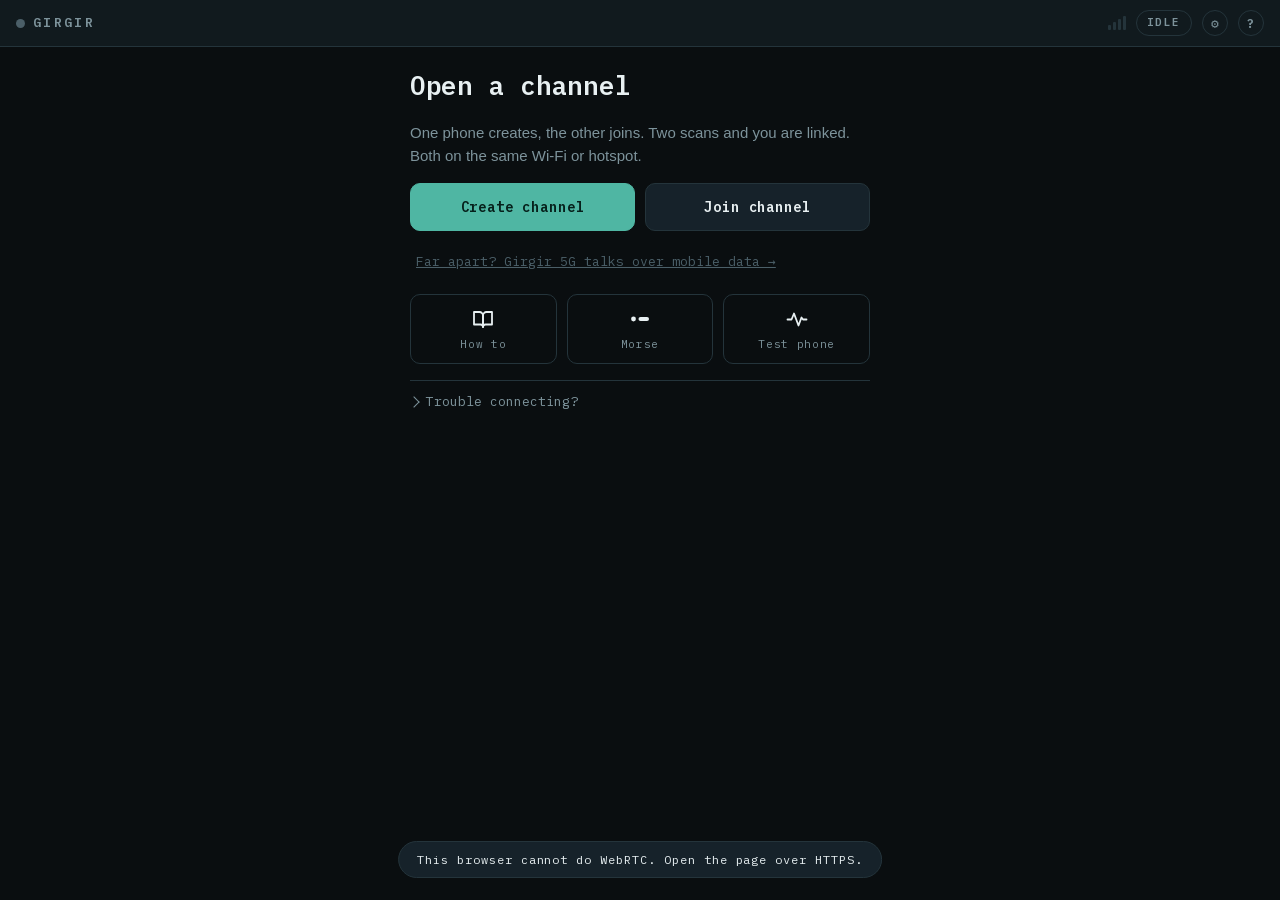
<file: index.html>
<!doctype html>
<html lang="en">
<head>
<meta charset="utf-8">
<meta name="viewport" content="width=device-width, initial-scale=1, viewport-fit=cover, user-scalable=no">
<title>Girgir</title>
<link rel="manifest" href="manifest.webmanifest">
<meta name="theme-color" content="#0a0e10">
<meta name="mobile-web-app-capable" content="yes">
<meta name="apple-mobile-web-app-capable" content="yes">
<meta name="apple-mobile-web-app-status-bar-style" content="black-translucent">
<meta name="apple-mobile-web-app-title" content="Girgir">
<link rel="apple-touch-icon" href="icon-192.png">
<link rel="icon" href="icon-192.png">
<link rel="stylesheet" href="styles.css">
</head>
<body>

<header class="bar">
  <div class="brand">
    <span class="dot" id="brandDot"></span>
    <span>GIRGIR</span>
  </div>
  <div class="bar-right">
    <span class="bars" id="bars" data-q="0" aria-label="Link quality"><i></i><i></i><i></i><i></i></span>
    <span class="pill" id="statePill" data-state="idle">IDLE</span>
    <button class="icon-btn" id="btnSettings" aria-label="Settings">&#9881;</button>
    <button class="icon-btn" id="btnHelp" aria-label="Setup guide">?</button>
  </div>
</header>

<main id="main">

  <!-- ============ SETUP ============ -->
  <section class="view" id="viewSetup">
    <div class="stack">
      <div class="install" id="updateBar" hidden>
        <p class="install-text" id="updateText"></p>
        <button class="btn small" id="btnUpdate">Update</button>
      </div>

      <div class="install" id="resumeBar" hidden>
        <p class="install-text" id="resumeText"></p>
        <button class="btn small" id="btnResume">Return to channel</button>
        <button class="icon-btn" id="btnResumeHide" aria-label="Dismiss">&times;</button>
      </div>

      <div class="install" id="installBar" hidden>
        <p class="install-text" id="installText"></p>
        <button class="btn small" id="btnInstall" hidden>Install</button>
        <button class="icon-btn" id="btnInstallHide" aria-label="Already installed">&times;</button>
      </div>

      <h1 class="headline">Open a channel</h1>
      <p class="prose">One phone creates, the other joins. Two scans and you are linked. Both on the same Wi-Fi or hotspot.</p>
      <div class="btn-row">
        <button class="btn primary" id="btnCreate">Create channel</button>
        <button class="btn" id="btnJoin">Join channel</button>
      </div>
      <a class="link" id="link5g" href="cell/">Far apart? Girgir 5G talks over mobile data &rarr;</a>

      <nav class="tools" aria-label="More">
        <button class="tool" id="btnGuide">
          <svg viewBox="0 0 24 24" aria-hidden="true"><path d="M3 5h5.5A3.5 3.5 0 0 1 12 8.5V20a2.5 2.5 0 0 0-2.5-2.5H3z"/><path d="M21 5h-5.5A3.5 3.5 0 0 0 12 8.5V20a2.5 2.5 0 0 1 2.5-2.5H21z"/></svg>
          <span>How to</span>
        </button>
        <button class="tool" id="btnDrill">
          <svg viewBox="0 0 24 24" aria-hidden="true"><circle cx="5.5" cy="12" r="2.4" class="solid"/><rect x="10.5" y="10" width="10.5" height="4" rx="2" class="solid"/></svg>
          <span>Morse</span>
        </button>
        <a class="tool" id="linkDiag" href="diag.html">
          <svg viewBox="0 0 24 24" aria-hidden="true"><path d="M2.5 12.5h4l2.5-6 4.5 12 3-8 1.5 2h3.5"/></svg>
          <span>Test phone</span>
        </a>
      </nav>

      <details class="trouble">
        <summary>Trouble connecting?</summary>
        <dl>
          <dt>Stuck on &ldquo;Linking up&rdquo; &middot; Android</dt>
          <dd>Settings &rarr; Apps &rarr; your browser &rarr; Permissions &rarr; <b>Nearby devices</b> &rarr; Allow. Then force-stop the browser and open it again.</dd>
          <dt>Stuck on &ldquo;Linking up&rdquo; &middot; iPhone, iPad</dt>
          <dd>Settings &rarr; Privacy &amp; Security &rarr; <b>Local Network</b> &rarr; turn your browser on. Safari needs nothing.</dd>
          <dt>Not the same network</dt>
          <dd>Join both to one Wi-Fi, or one phone&rsquo;s hotspot. On a hotspot, pick 2.4&nbsp;GHz and turn off auto-off. On iPhone, turn off Wi-Fi Assist.</dd>
          <dt>Camera blurry</dt>
          <dd>Tap <b>Switch camera</b>. Hold the phones 20&ndash;30&nbsp;cm apart with the other screen bright.</dd>
          <dt>Camera won&rsquo;t read</dt>
          <dd>Open <b>Use text</b> under the code and paste it on the other phone.</dd>
          <dt>Far apart, or no shared Wi-Fi</dt>
          <dd><a href="cell/">Girgir 5G</a> pairs over mobile data instead, with invites sent by WhatsApp, AirDrop or Bluetooth.</dd>
          <dt>Still stuck</dt>
          <dd><a href="diag.html">Test this phone</a> checks the microphone, camera and network.</dd>
        </dl>
      </details>

      <p class="ver-foot" id="verFoot"></p>
    </div>
  </section>

  <!-- ============ MORSE PRACTICE ============ -->
  <section class="view" id="viewDrill" hidden>
    <div class="stack">
      <p class="step">PRACTICE &middot; NO ONE ELSE NEEDED</p>

      <div class="toggles three" role="group" aria-label="Practice mode">
        <button class="tog" id="btnDrillSend" aria-pressed="true">Send it</button>
        <button class="tog" id="btnDrillHear" aria-pressed="false">Hear it</button>
        <button class="tog" id="btnDrillLive" aria-pressed="false">Live</button>
      </div>
      <div class="toggles" id="drillTogs">
        <button class="tog" id="btnDrillDigits" aria-pressed="false">+ numbers</button>
        <button class="tog" id="btnDrillMarks" aria-pressed="false">+ punctuation</button>
      </div>

      <div class="kx-phrase" id="freePhrase" aria-live="polite" hidden></div>
      <div id="freeKeyer" hidden></div>

      <div class="drill-card drill-only">
        <span class="drill-prompt" id="drillPrompt">&mdash;</span>
        <span class="drill-sub" id="drillSub">key this one</span>
      </div>

      <div class="morse" id="drillPanel">
        <div class="morse-head">
          <span class="morse-syms" id="drillSyms"></span>
          <button class="tog tiny" id="btnDrillSkip">Skip</button>
        </div>
        <p class="morse-cands" id="drillCands"></p>
      </div>

      <div class="drill-choices" id="drillChoices" hidden></div>
      <button class="tog" id="btnDrillReplay" hidden>Play it again</button>

      <button class="talk" id="drillKey">
        <span class="talk-label">KEY &middot; TAP = DOT &middot; HOLD = DASH</span>
      </button>

      <p class="drill-feedback drill-only" id="drillFeedback"></p>
      <p class="note drill-only" id="drillScore">streak 0 &middot; best 0</p>
      <div class="btn-row">
        <button class="btn" id="btnDrillChart">Full chart</button>
        <button class="btn ghost" id="btnDrillBack">Back</button>
      </div>
    </div>
  </section>

  <!-- ============ GUIDE ============ -->
  <section class="view" id="viewHelp" hidden>
    <div class="stack">
      <h1 class="headline">How to connect</h1>

      <ol class="guide">
        <li>
          <svg viewBox="0 0 240 120" class="ill anim" aria-hidden="true">
            <rect x="28" y="20" width="50" height="88" rx="9" class="ph"/><rect x="34" y="29" width="38" height="64" rx="3" class="scr"/><circle cx="53" cy="101" r="2.4" class="btn-dot"/><rect x="162" y="20" width="50" height="88" rx="9" class="ph"/><rect x="168" y="29" width="38" height="64" rx="3" class="scr"/><circle cx="187" cy="101" r="2.4" class="btn-dot"/>
            <g class="wifi" fill="none" stroke-linecap="round" stroke-width="3.2">
              <path d="M112.9 54.9 A10 10 0 0 1 127.1 54.9" class="arc a1"/>
              <path d="M107.3 49.3 A18 18 0 0 1 132.7 49.3" class="arc a2"/>
              <path d="M101.6 43.6 A26 26 0 0 1 138.4 43.6" class="arc a3"/>
              <circle cx="120" cy="62" r="3.4" class="arc-dot"/>
            </g>
            <path d="M44 62 l6 6 11 -12" class="tick t1"/>
            <path d="M178 62 l6 6 11 -12" class="tick t2"/>
          </svg>
          <h2>1 &middot; Same Wi-Fi</h2>
          <p>Put both phones on one Wi-Fi, or on one phone&rsquo;s hotspot. No internet needed.</p>
        </li>
        <li>
          <svg viewBox="0 0 240 120" class="ill anim" aria-hidden="true">
            <rect x="95" y="12" width="50" height="96" rx="9" class="ph"/><rect x="101" y="21" width="38" height="72" rx="3" class="scr"/><circle cx="120" cy="101" r="2.4" class="btn-dot"/>
            <g class="qr-in"><rect x="106" y="26" width="28" height="28" rx="2" fill="#fff"/><rect x="108.0" y="28.0" width="6.9" height="6.9" fill="#0a0e10"/><rect x="125.1" y="28.0" width="6.9" height="6.9" fill="#0a0e10"/><rect x="108.0" y="45.1" width="6.9" height="6.9" fill="#0a0e10"/><rect x="118.3" y="38.3" width="3.4" height="3.4" fill="#0a0e10"/><rect x="121.7" y="41.7" width="3.4" height="3.4" fill="#0a0e10"/><rect x="118.3" y="45.1" width="3.4" height="3.4" fill="#0a0e10"/><rect x="125.1" y="38.3" width="3.4" height="3.4" fill="#0a0e10"/><rect x="125.1" y="45.1" width="3.4" height="3.4" fill="#0a0e10"/><rect x="114.9" y="41.7" width="3.4" height="3.4" fill="#0a0e10"/></g>
            <rect x="105" y="74" width="30" height="10" rx="5" class="cta"/>
            <circle cx="120" cy="79" r="9" class="tap"/>
          </svg>
          <h2>2 &middot; Create</h2>
          <p>One phone taps <b>Create channel</b> and shows its code.</p>
        </li>
        <li>
          <svg viewBox="0 0 240 120" class="ill anim" aria-hidden="true">
            <rect x="28" y="16" width="50" height="88" rx="9" class="ph"/><rect x="34" y="25" width="38" height="64" rx="3" class="scr"/><circle cx="53" cy="97" r="2.4" class="btn-dot"/><rect x="162" y="16" width="50" height="88" rx="9" class="ph"/><rect x="168" y="25" width="38" height="64" rx="3" class="scr"/><circle cx="187" cy="97" r="2.4" class="btn-dot"/>
            <g class="first"><rect x="38" y="34" width="30" height="30" rx="2" fill="#fff"/><rect x="40.0" y="36.0" width="7.4" height="7.4" fill="#0a0e10"/><rect x="58.6" y="36.0" width="7.4" height="7.4" fill="#0a0e10"/><rect x="40.0" y="54.6" width="7.4" height="7.4" fill="#0a0e10"/><rect x="51.1" y="47.1" width="3.7" height="3.7" fill="#0a0e10"/><rect x="54.9" y="50.9" width="3.7" height="3.7" fill="#0a0e10"/><rect x="51.1" y="54.6" width="3.7" height="3.7" fill="#0a0e10"/><rect x="58.6" y="47.1" width="3.7" height="3.7" fill="#0a0e10"/><rect x="58.6" y="54.6" width="3.7" height="3.7" fill="#0a0e10"/><rect x="47.4" y="50.9" width="3.7" height="3.7" fill="#0a0e10"/></g>
            <g class="second"><rect x="172" y="34" width="30" height="30" rx="2" fill="#fff"/><rect x="174.0" y="36.0" width="7.4" height="7.4" fill="#0a0e10"/><rect x="192.6" y="36.0" width="7.4" height="7.4" fill="#0a0e10"/><rect x="174.0" y="54.6" width="7.4" height="7.4" fill="#0a0e10"/><rect x="185.1" y="47.1" width="3.7" height="3.7" fill="#0a0e10"/><rect x="188.9" y="50.9" width="3.7" height="3.7" fill="#0a0e10"/><rect x="185.1" y="54.6" width="3.7" height="3.7" fill="#0a0e10"/><rect x="192.6" y="47.1" width="3.7" height="3.7" fill="#0a0e10"/><rect x="192.6" y="54.6" width="3.7" height="3.7" fill="#0a0e10"/><rect x="181.4" y="50.9" width="3.7" height="3.7" fill="#0a0e10"/></g>
            <g class="first"><path d="M92 60 H146" class="ray"/><path d="M139 53 l8 7 -8 7" class="ray"/>
              <rect x="168" y="27" width="38" height="2.5" rx="1" class="sweep"/></g>
            <g class="second"><path d="M148 60 H94" class="ray"/><path d="M101 53 l-8 7 8 7" class="ray"/>
              <rect x="34" y="27" width="38" height="2.5" rx="1" class="sweep"/></g>
          </svg>
          <h2>3 &middot; Scan both ways</h2>
          <p>The other taps <b>Join channel</b> and scans it, then shows its own code back. The first phone reads it by itself.</p>
        </li>
        <li>
          <svg viewBox="0 0 240 120" class="ill anim" aria-hidden="true">
            <rect x="28" y="16" width="50" height="88" rx="9" class="ph"/><rect x="34" y="25" width="38" height="64" rx="3" class="scr"/><circle cx="53" cy="97" r="2.4" class="btn-dot"/><rect x="162" y="16" width="50" height="88" rx="9" class="ph"/><rect x="168" y="25" width="38" height="64" rx="3" class="scr"/><circle cx="187" cy="97" r="2.4" class="btn-dot"/>
            <circle cx="53" cy="52" r="10" class="talk-you"/>
            <circle cx="187" cy="52" r="10" class="talk-them"/>
            <g fill="none" stroke-linecap="round" stroke-width="3">
              <path d="M93.7 54.3 A8 8 0 0 1 93.7 65.7" class="out w1"/>
              <path d="M97.9 50.1 A14 14 0 0 1 97.9 69.9" class="out w2"/>
              <path d="M102.1 45.9 A20 20 0 0 1 102.1 74.1" class="out w3"/>
              <path d="M146.3 54.3 A8 8 0 0 0 146.3 65.7" class="in w1"/>
              <path d="M142.1 50.1 A14 14 0 0 0 142.1 69.9" class="in w2"/>
              <path d="M137.9 45.9 A20 20 0 0 0 137.9 74.1" class="in w3"/>
            </g>
          </svg>
          <h2>4 &middot; Talk</h2>
          <p>Linked. Earphones on each phone work best.</p>
        </li>
      </ol>

      <details class="more">
        <summary>Use it offline</summary>
        <p><b>Android:</b> browser menu &rarr; <b>Install</b> or <b>Add to Home screen</b>.</p>
        <p><b>iPhone, iPad:</b> Safari &rarr; <b>Share</b> &rarr; <b>Add to Home Screen</b>.</p>
        <p>Open it once from the home screen while online. After that it needs no internet.</p>
      </details>

      <details class="more">
        <summary>Talk modes</summary>
        <p><b>Open</b> &mdash; microphone always live. Best with earphones.</p>
        <p><b>Latch</b> &mdash; tap to talk, tap again to stop.</p>
        <p><b>Hold</b> &mdash; live only while pressed. Best on a speaker.</p>
        <p>Each phone picks its own.</p>
      </details>

      <details class="more">
        <summary>More than two phones</summary>
        <p><b>+ Person</b> on a linked phone shows a new code. The new phone taps <b>Join channel</b> and scans it, then this phone scans their reply.</p>
        <p>That phone becomes the <b>hub</b>: it passes everyone's voice, Morse and pings to everyone else, so it must stay in the channel. Up to five extra people per hub.</p>
        <p>Everyone in the channel is a circle with their initial. A ring in their colour grows while they talk.</p>
        <p>On the hub, tap <b>&times;</b> on a circle to take that phone off the channel.</p>
      </details>

      <details class="more">
        <summary>What the readouts mean</summary>
      <dl class="legend">
        <dt>Bars, top right</dt><dd>Link quality, worked out from round-trip time, packet loss and jitter. Four bars is a clean link.</dd>
        <dt>LINK</dt><dd>Round-trip time and the share of audio packets being lost.</dd>
        <dt>BATT / THEIRS</dt><dd>Battery on each phone. The iPhone cannot report its own level to a web app, so it shows a dash there.</dd>
        <dt>INPUT</dt><dd>Which microphone is actually open — <b>EARBUD</b>, <b>WIRED</b> or <b>BUILT-IN</b> — so a headset that failed to connect is obvious rather than silent.</dd>
        <dt>NET</dt><dd>The network you share, and each phone's last number. No browser can read a Wi-Fi name, so this is how you confirm you are on the same one. Amber means different networks, and audio will not flow.</dd>
        <dt>OUT</dt><dd>Where their voice comes out. A picker appears where the phone allows one; otherwise it names what the system does — earpiece on iPhone, loudspeaker on Android.</dd>
        <dt>Meters</dt><dd>Live audio level — yours in amber, theirs in teal. Set a name in settings and the labels use it instead of YOU and THEM.</dd>
      </dl>
      </details>

      <h2 class="sub">Storage on this phone</h2>
      <p class="prose">Only the app is kept, so it runs offline. No logs, no history, no recordings. It remembers just your name and that it is installed.</p>
      <div class="storage">
        <span>Version <b id="verNow">—</b><span id="verLatest"></span></span>
        <span>Using <b id="storeUsed">—</b></span>
        <button class="btn small" id="btnClear">Clear cache</button>
      </div>

      <button class="btn" id="btnHelpBack">Back</button>
    </div>
  </section>

  <!-- ============ SHOW CODE ============ -->
  <section class="view" id="viewCode" hidden>
    <div class="stack">
      <p class="step" id="codeStep">STEP 1 OF 2</p>
      <p class="prose" id="codeHint">Let the other phone scan this.</p>
      <div class="qr-wrap"><canvas id="qrCanvas"></canvas></div>

      <div class="watching" id="watching" hidden>
        <div class="watch-cam"><video id="codeCam" playsinline muted></video></div>
        <div class="watch-body">
          <p class="watch-text">Camera is already on. When their code appears, just
             turn this phone towards it &mdash; nothing to press.</p>
          <button class="link cam-switch-link" id="btnCamSwitch2" hidden>Blurry? Switch camera</button>
        </div>
      </div>

      <div class="btn-row">
        <button class="btn primary" id="btnNext">Now scan their code</button>
      </div>
      <details class="fallback">
        <summary>Camera not working? Use text</summary>
        <textarea id="codeText" readonly rows="3" spellcheck="false"></textarea>
        <button class="btn small" id="btnCopy">Copy code</button>
      </details>
      <button class="link" id="btnCancel1">Cancel</button>
    </div>
  </section>

  <!-- ============ SCAN ============ -->
  <section class="view" id="viewScan" hidden>
    <div class="stack">
      <p class="step" id="scanStep">SCAN</p>
      <p class="prose" id="scanHint">Point at the other phone's code.</p>
      <div class="cam-wrap">
        <video id="cam" playsinline muted></video>
        <div class="reticle"></div>
        <button class="cam-switch" id="btnCamSwitch" hidden>Switch camera</button>
      </div>
      <details class="fallback">
        <summary>Camera not working? Paste the code</summary>
        <textarea id="pasteText" rows="3" spellcheck="false" placeholder="Paste the code from the other phone"></textarea>
        <button class="btn small" id="btnPaste">Use this code</button>
      </details>
      <button class="link" id="btnCancel2">Cancel</button>
    </div>
  </section>

  <!-- ============ LIVE ============ -->
  <section class="view live" id="viewLive" hidden>

    <div class="readout">
      <div class="status" id="statusText">QUIET</div>
      <div class="live-banner" id="liveBanner" hidden>MIC LIVE</div>
    </div>

    <div class="meters">
      <div class="meter">
        <span class="meter-label" id="labelYou">YOU</span>
        <div class="track"><div class="fill tx" id="meterYou"></div></div>
      </div>
      <div class="meter">
        <span class="meter-label" id="labelThem">THEM</span>
        <div class="track"><div class="fill rx" id="meterThem"></div></div>
      </div>
    </div>

    <div class="strip">
      <div class="cell"><span class="k">LINK</span><span class="v" id="vLink">—</span></div>
      <div class="cell"><span class="k">BATT</span><span class="v" id="vBattYou">—</span></div>
      <div class="cell"><span class="k">THEIRS</span><span class="v" id="vBattThem">—</span></div>
      <div class="cell"><span class="k">INPUT</span><span class="v" id="vInput">—</span></div>
    </div>

    <div class="group-row" id="groupRow" aria-label="Phones in this channel" hidden></div>

    <div class="install" id="dropBar" hidden>
      <p class="install-text" id="dropText"></p>
      <button class="btn small" id="btnDropPair">Stand by now</button>
    </div>

    <div class="vol netrow">
      <span class="k">NET</span>
      <span class="v" id="vNet">&mdash;</span>
    </div>

    <div class="modes" role="group" aria-label="Talk mode">
      <button class="mode" data-mode="open">OPEN</button>
      <button class="mode" data-mode="latch">LATCH</button>
      <button class="mode" data-mode="hold">HOLD</button>
    </div>

    <div class="console">
      <button class="ping voice" id="voiceBtn" aria-pressed="false">
        <span class="face" id="voiceFace">&#128528;</span>
        <small id="voiceName">straight</small>
      </button>
      <button class="talk" id="talkBtn">
        <span class="talk-label" id="talkLabel">HOLD TO TALK</span>
      </button>
      <button class="ping" id="pingBtn">
        <span>PING</span>
        <small id="pingSub">hold = !</small>
      </button>
    </div>

    <div class="toggles">
      <button class="tog" id="btnRelink">Relink</button>
      <button class="tog" id="btnMorse" aria-pressed="false">Morse</button>
      <button class="tog" id="btnAdd">+ Person</button>
      <button class="tog danger" id="btnHangup">End</button>
    </div>

    <div class="kx-phrase" id="callPhrase" aria-live="polite" hidden></div>
    <div id="callKeyer" hidden></div>

  </section>

</main>

<div class="sheet" id="morseSheet" hidden>
  <div class="sheet-card" role="dialog" aria-modal="true" aria-label="Morse chart">
    <div class="sheet-head">
      <h2>Morse chart</h2>
      <button class="icon-btn" id="btnMorseClose" aria-label="Close chart">&times;</button>
    </div>
    <dl class="morse-how">
      <dt>&middot;</dt><dd>dot &mdash; a quick tap</dd>
      <dt>&ndash;</dt><dd>dash &mdash; hold about three times as long</dd>
      <dt>&#8202;</dt><dd>stop for a moment and the character is done</dd>
    </dl>
    <p class="note">Tap any character to hear it. Numbers follow a rule: 1&ndash;5 start
       with that many dots, 6&ndash;0 start with dashes, and every one is five long.</p>
    <div id="morseChart"></div>
  </div>
</div>

<div class="sheet" id="sheet" hidden>
  <div class="sheet-card" role="dialog" aria-modal="true" aria-label="Settings">
    <div class="sheet-head">
      <h2>Settings</h2>
      <button class="icon-btn" id="btnSheetClose" aria-label="Close settings">&times;</button>
    </div>

    <div class="vol">
      <span class="k">NAME</span>
      <input type="text" id="nameIn" maxlength="64" dir="auto" placeholder="optional"
             autocomplete="off" autocapitalize="words" spellcheck="false"
             aria-label="Your name, shown on the other phone">
    </div>
    <p class="note">Shown on their phone instead of THEM. Optional.</p>

    <div class="vol">
      <span class="k">MIC</span>
      <input type="range" id="micLvl" min="0" max="200" value="100" aria-label="Microphone level">
      <span class="v" id="micVal">100</span>
    </div>
    <p class="note">How loud you are sent. Past 100 lifts a quiet headset; too far distorts.</p>

    <div class="vol" id="volRow" hidden>
      <span class="k">VOL</span>
      <input type="range" id="vol" min="0" max="100" value="100" aria-label="Incoming volume">
      <span class="v" id="volVal">100</span>
    </div>
    <p class="note" id="volNote" hidden>Use the phone's volume buttons to set the incoming level.</p>

    <div class="vol" id="outRow">
      <span class="k">OUT</span>
      <select id="outSel" aria-label="Audio output" hidden></select>
      <span class="routes" id="routeRow" hidden role="group" aria-label="Where sound comes out">
        <button class="tog" id="btnEarpiece" aria-pressed="true">Earpiece</button>
        <button class="tog" id="btnSpeaker" aria-pressed="false">Speaker</button>
      </span>
      <span class="outnote" id="outNote">—</span>
    </div>

    <div class="switches">
      <button class="sw" id="togHalf" aria-pressed="true">
        <span class="sw-text"><b>Half duplex</b><span>Mutes them while you talk.</span><i>So your own voice never echoes back. Hold and Latch only.</i></span>
        <span class="sw-knob" aria-hidden="true"></span>
      </button>
      <button class="sw" id="togRoger" aria-pressed="true">
        <span class="sw-text"><b>Roger beep</b><span>A short chirp on their phone when you let go.</span><i>So they know you're done and it's their turn.</i></span>
        <span class="sw-knob" aria-hidden="true"></span>
      </button>
      <button class="sw" id="togBg" aria-pressed="true">
        <span class="sw-text"><b>Stay linked in the background</b><span>Keeps the link up while you use other apps.</span><i>Holds the microphone (nothing is sent unless you talk), so Android does not put Girgir to sleep. Other apps cannot record until you tap End. An iPhone still pauses it.</i></span>
        <span class="sw-knob" aria-hidden="true"></span>
      </button>
      <button class="sw" id="togAwake" aria-pressed="true">
        <span class="sw-text"><b>Keep screen on</b><span>Stops the screen sleeping while linked.</span><i>Turn off to pocket an Android, best in Open. An iPhone has to stay on.</i></span>
        <span class="sw-knob" aria-hidden="true"></span>
      </button>
      <button class="sw" id="togRange" aria-pressed="false">
        <span class="sw-text"><b>Long range</b><span>Sends half the voice data.</span><i>For weak or far links, like a long-range Wi-Fi box. Sounds a bit flatter. Switches both phones; off again at End.</i></span>
        <span class="sw-knob" aria-hidden="true"></span>
      </button>
    </div>
  </div>
</div>

<div class="flash" id="flash" hidden></div>
<div class="toast" id="toast" hidden></div>
<audio id="remoteAudio" autoplay playsinline></audio>

<script src="vendor/qrcode.js"></script>
<script src="app.js"></script>
</body>
</html>
</file>
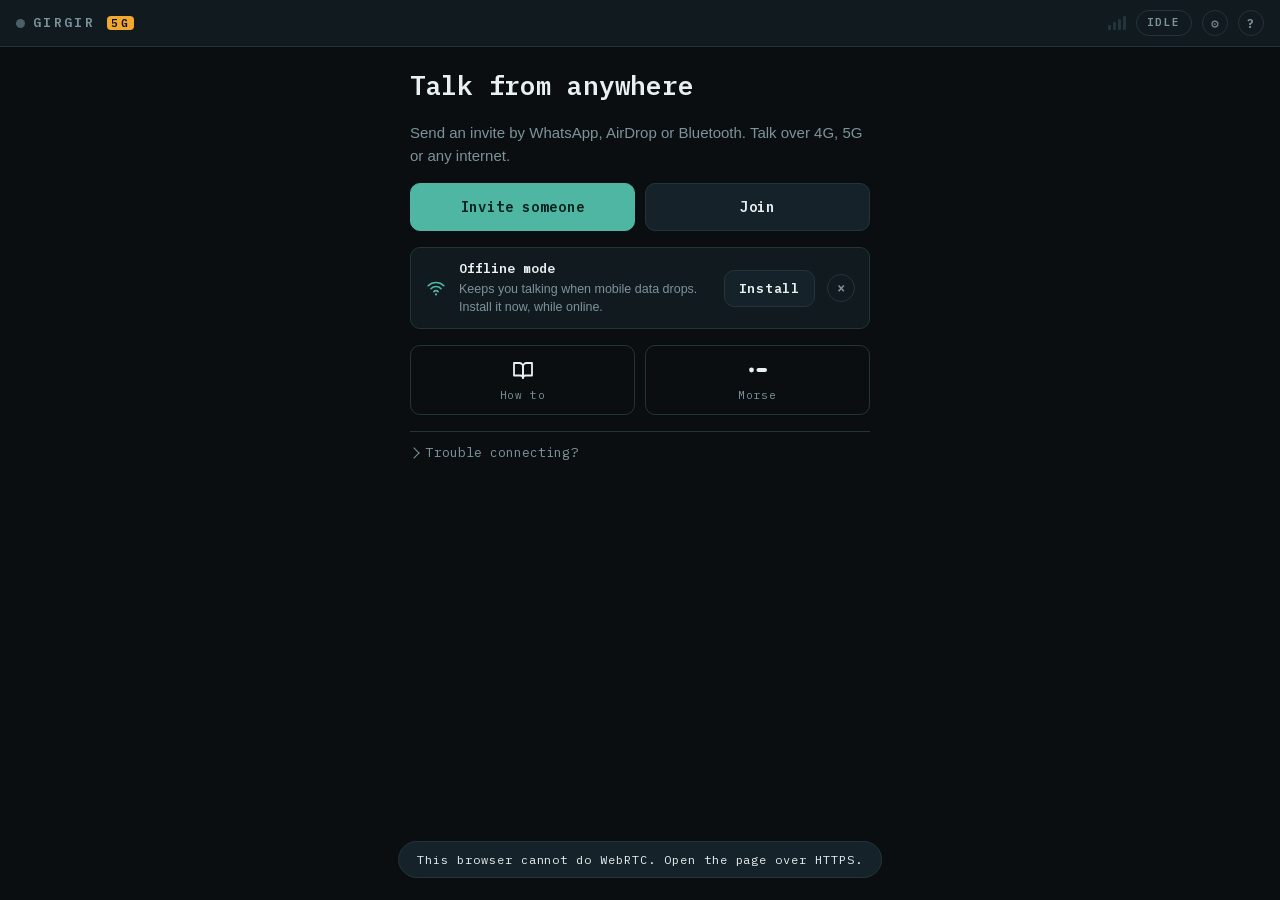
<file: cell/index.html>
<!doctype html>
<html lang="en">
<head>
<meta charset="utf-8">
<meta name="viewport" content="width=device-width, initial-scale=1, viewport-fit=cover, user-scalable=no">
<title>Girgir 5G</title>
<link rel="manifest" href="manifest.webmanifest">
<meta name="theme-color" content="#0a0e10">
<meta name="mobile-web-app-capable" content="yes">
<meta name="apple-mobile-web-app-capable" content="yes">
<meta name="apple-mobile-web-app-status-bar-style" content="black-translucent">
<meta name="apple-mobile-web-app-title" content="Girgir 5G">
<link rel="apple-touch-icon" href="icon-192.png">
<link rel="icon" href="icon-192.png">
<link rel="stylesheet" href="styles.css">
<link rel="stylesheet" href="cell.css">
</head>
<body>

<header class="bar">
  <div class="brand">
    <span class="dot" id="brandDot"></span>
    <span>GIRGIR <b class="g5">5G</b></span>
  </div>
  <div class="bar-right">
    <span class="bars" id="bars" data-q="0" aria-label="Link quality"><i></i><i></i><i></i><i></i></span>
    <span class="pill" id="statePill" data-state="idle">IDLE</span>
    <button class="icon-btn" id="btnSettings" aria-label="Settings">&#9881;</button>
    <button class="icon-btn" id="btnHelp" aria-label="Setup guide">?</button>
  </div>
</header>

<main id="main">

  <!-- ============ SETUP ============ -->
  <section class="view" id="viewSetup">
    <div class="stack">
      <div class="install" id="updateBar" hidden>
        <p class="install-text" id="updateText"></p>
        <button class="btn small" id="btnUpdate">Update</button>
      </div>

      <div class="install" id="resumeBar" hidden>
        <p class="install-text" id="resumeText"></p>
        <button class="btn small" id="btnResume">Return to channel</button>
        <button class="icon-btn" id="btnResumeHide" aria-label="Dismiss">&times;</button>
      </div>

      <div class="install" id="installBar" hidden>
        <p class="install-text" id="installText"></p>
        <button class="btn small" id="btnInstall" hidden>Install</button>
        <button class="icon-btn" id="btnInstallHide" aria-label="Already installed">&times;</button>
      </div>


      <h1 class="headline">Talk from anywhere</h1>
      <p class="prose">Send an invite by WhatsApp, AirDrop or Bluetooth. Talk over 4G, 5G or any internet.</p>
      <div class="btn-row">
        <button class="btn primary" id="btnCreate">Invite someone</button>
        <button class="btn" id="btnJoin">Join</button>
      </div>

      <div class="backup" hidden>
        <svg class="backup-icon" viewBox="0 0 24 24" aria-hidden="true"><path d="M3.5 9.5a12 12 0 0 1 17 0"/><path d="M6.5 12.8a7.5 7.5 0 0 1 11 0"/><path d="M9.6 16a3 3 0 0 1 4.8 0"/><circle cx="12" cy="19" r="1.2" class="solid"/></svg>
        <span class="backup-text"><b class="backup-title">Offline mode</b><span class="backup-sub"></span></span>
        <button class="btn small backup-btn">Install</button>
        <button class="icon-btn backup-close" aria-label="Girgir is installed" title="It is installed" hidden>&times;</button>
      </div>

      <nav class="tools" aria-label="More">
        <button class="tool" id="btnGuide">
          <svg viewBox="0 0 24 24" aria-hidden="true"><path d="M3 5h5.5A3.5 3.5 0 0 1 12 8.5V20a2.5 2.5 0 0 0-2.5-2.5H3z"/><path d="M21 5h-5.5A3.5 3.5 0 0 0 12 8.5V20a2.5 2.5 0 0 1 2.5-2.5H21z"/></svg>
          <span>How to</span>
        </button>
        <button class="tool" id="btnDrill">
          <svg viewBox="0 0 24 24" aria-hidden="true"><circle cx="5.5" cy="12" r="2.4" class="solid"/><rect x="10.5" y="10" width="10.5" height="4" rx="2" class="solid"/></svg>
          <span>Morse</span>
        </button>
      </nav>

      <details class="trouble">
        <summary>Trouble connecting?</summary>
        <dl>
          <dt>Invite too old</dt>
          <dd>An invite works for about two minutes. Tap <b>Cancel</b> and send a fresh one.</dd>
          <dt>The reply opened in a new tab</dt>
          <dd>Tap <b>Copy reply</b> there, come back here and tap <b>Paste reply</b>.</dd>
          <dt>No mobile data</dt>
          <dd>Together? Use <b>Offline mode</b>: it talks over Wi-Fi or a hotspot with no internet.</dd>
        </dl>
      </details>

      <p class="ver-foot" id="verFoot"></p>
    </div>
  </section>

  <!-- ============ MORSE PRACTICE ============ -->
  <section class="view" id="viewDrill" hidden>
    <div class="stack">
      <p class="step">PRACTICE &middot; NO ONE ELSE NEEDED</p>

      <div class="toggles three" role="group" aria-label="Practice mode">
        <button class="tog" id="btnDrillSend" aria-pressed="true">Send it</button>
        <button class="tog" id="btnDrillHear" aria-pressed="false">Hear it</button>
        <button class="tog" id="btnDrillLive" aria-pressed="false">Live</button>
      </div>
      <div class="toggles" id="drillTogs">
        <button class="tog" id="btnDrillDigits" aria-pressed="false">+ numbers</button>
        <button class="tog" id="btnDrillMarks" aria-pressed="false">+ punctuation</button>
      </div>

      <div class="kx-phrase" id="freePhrase" aria-live="polite" hidden></div>
      <div id="freeKeyer" hidden></div>

      <div class="drill-card drill-only">
        <span class="drill-prompt" id="drillPrompt">&mdash;</span>
        <span class="drill-sub" id="drillSub">key this one</span>
      </div>

      <div class="morse" id="drillPanel">
        <div class="morse-head">
          <span class="morse-syms" id="drillSyms"></span>
          <button class="tog tiny" id="btnDrillSkip">Skip</button>
        </div>
        <p class="morse-cands" id="drillCands"></p>
      </div>

      <div class="drill-choices" id="drillChoices" hidden></div>
      <button class="tog" id="btnDrillReplay" hidden>Play it again</button>

      <button class="talk" id="drillKey">
        <span class="talk-label">KEY &middot; TAP = DOT &middot; HOLD = DASH</span>
      </button>

      <p class="drill-feedback drill-only" id="drillFeedback"></p>
      <p class="note drill-only" id="drillScore">streak 0 &middot; best 0</p>
      <div class="btn-row">
        <button class="btn" id="btnDrillChart">Full chart</button>
        <button class="btn ghost" id="btnDrillBack">Back</button>
      </div>
    </div>
  </section>

  <!-- ============ GUIDE ============ -->
  <section class="view" id="viewHelp" hidden>
    <div class="stack">
      <h1 class="headline">How to connect</h1>

      <ol class="guide text-only">
        <li>
          <h2>1 &middot; Mobile data on</h2>
          <p>Both phones online: 4G, 5G or any Wi-Fi with internet. You can be anywhere.</p>
        </li>
        <li>
          <h2>2 &middot; Send an invite</h2>
          <p>Tap <b>Invite someone</b>, then <b>Send invite</b>, and pick WhatsApp, AirDrop, Bluetooth or anything else.</p>
        </li>
        <li>
          <h2>3 &middot; Reply</h2>
          <p>The other opens the link and taps <b>Join</b>, then <b>Send reply</b> back the same way.</p>
        </li>
        <li>
          <h2>4 &middot; Talk</h2>
          <p>The first phone opens the reply link, or taps <b>Paste reply</b>. Linked. Send it within about two minutes.</p>
        </li>
        <li>
          <h2>Signal gone?</h2>
          <p>Tap <b>Switch to offline mode</b>. That is Girgir, the Wi-Fi version: together on one Wi-Fi or a hotspot, it needs no internet. Install it once while you are online.</p>
        </li>
      </ol>

      <details class="more">
        <summary>Install it</summary>
        <p><b>Android:</b> browser menu &rarr; <b>Install</b> or <b>Add to Home screen</b>.</p>
        <p><b>iPhone, iPad:</b> Safari &rarr; <b>Share</b> &rarr; <b>Add to Home Screen</b>.</p>
        <p>Install <a href="../?from=5g" target="_blank" rel="noopener">Girgir</a> (Wi-Fi) the same way. They are two separate apps that point to each other.</p>
      </details>

      <details class="more">
        <summary>Talk modes</summary>
        <p><b>Open</b> &mdash; microphone always live. Best with earphones.</p>
        <p><b>Latch</b> &mdash; tap to talk, tap again to stop.</p>
        <p><b>Hold</b> &mdash; live only while pressed. Best on a speaker.</p>
        <p>Each phone picks its own.</p>
      </details>

      <details class="more">
        <summary>More than two phones</summary>
        <p><b>+ Person</b> on a linked phone makes a new invite. Send it to the new phone; it opens the link, taps <b>Join</b> and sends its reply back.</p>
        <p>That phone becomes the <b>hub</b>: it passes everyone's voice, Morse and pings to everyone else, so it must stay in the channel. Up to five extra people per hub.</p>
        <p>Everyone in the channel is a circle with their initial. A ring in their colour grows while they talk.</p>
        <p>On the hub, tap <b>&times;</b> on a circle to take that phone off the channel.</p>
      </details>

      <details class="more">
        <summary>What the readouts mean</summary>
      <dl class="legend">
        <dt>Bars, top right</dt><dd>Link quality, worked out from round-trip time, packet loss and jitter. Four bars is a clean link.</dd>
        <dt>LINK</dt><dd>Round-trip time and the share of audio packets being lost.</dd>
        <dt>BATT / THEIRS</dt><dd>Battery on each phone. The iPhone cannot report its own level to a web app, so it shows a dash there.</dd>
        <dt>INPUT</dt><dd>Which microphone is actually open — <b>EARBUD</b>, <b>WIRED</b> or <b>BUILT-IN</b> — so a headset that failed to connect is obvious rather than silent.</dd>
        <dt>NET</dt><dd>How the voice travels. <b>direct</b>: phone to phone over the internet. <b>same Wi-Fi</b>: both on one network. <b>relay</b>: through a relay, for networks that block direct links. Still encrypted end to end.</dd>
        <dt>OUT</dt><dd>Where their voice comes out. A picker appears where the phone allows one; otherwise it names what the system does — earpiece on iPhone, loudspeaker on Android.</dd>
        <dt>Meters</dt><dd>Live audio level — yours in amber, theirs in teal. Set a name in settings and the labels use it instead of YOU and THEM.</dd>
      </dl>
      </details>

      <h2 class="sub">Storage on this phone</h2>
      <p class="prose">No logs, no history, no recordings. It remembers your name (shared with Girgir) and that it is installed. Invites travel only through the apps you send them with; no Girgir server sees them.</p>
      <div class="storage">
        <span>Version <b id="verNow">—</b><span id="verLatest"></span></span>
        <span>Using <b id="storeUsed">—</b></span>
        <button class="btn small" id="btnClear">Clear cache</button>
      </div>

      <button class="btn" id="btnHelpBack">Back</button>
    </div>
  </section>

  <!-- ============ SHOW CODE ============ -->
  <section class="view" id="viewCode" hidden>
    <div class="stack">
      <p class="step" id="codeStep">STEP 1 OF 2</p>
      <p class="prose" id="codeHint">Send this invite to the other phone.</p>

      <div class="btn-row">
        <button class="btn primary" id="btnShare">Send invite</button>
      </div>
      <div class="btn-row" id="replyRow">
        <button class="btn" id="btnPasteReply">Paste reply</button>
      </div>
      <p class="note" id="codeAge"></p>

      <details class="fallback" id="qrBox">
        <summary>Other ways to send it</summary>
        <div class="btn-row">
          <button class="btn small" id="btnCopy">Copy link</button>
          <button class="btn small" id="btnNext">Scan their QR</button>
        </div>
        <p class="note">Together? Let them scan this.</p>
        <div class="qr-wrap"><canvas id="qrCanvas"></canvas></div>
        <div class="watching" id="watching" hidden>
          <div class="watch-cam"><video id="codeCam" playsinline muted></video></div>
          <div class="watch-body"><button class="link cam-switch-link" id="btnCamSwitch2" hidden>Blurry? Switch camera</button></div>
        </div>
        <textarea id="codeText" readonly rows="2" spellcheck="false" hidden></textarea>
      </details>
      <button class="link" id="btnCancel1">Cancel</button>
    </div>
  </section>

  <!-- ============ SCAN ============ -->
  <section class="view" id="viewScan" hidden>
    <div class="stack">
      <p class="step" id="scanStep">JOIN</p>
      <p class="prose" id="scanHint">Open the invite link they sent you, or paste it here.</p>
      <div id="pasteBox">
        <div class="btn-row">
          <button class="btn primary" id="btnPasteClip">Paste invite</button>
        </div>
        <textarea class="paste-area" id="pasteText" rows="3" spellcheck="false" placeholder="Or paste the link or code here"></textarea>
        <div class="btn-row">
          <button class="btn" id="btnPaste">Use this</button>
          <button class="btn ghost" id="btnScanQR">Scan a QR</button>
        </div>
      </div>
      <div class="backup" hidden>
        <svg class="backup-icon" viewBox="0 0 24 24" aria-hidden="true"><path d="M3.5 9.5a12 12 0 0 1 17 0"/><path d="M6.5 12.8a7.5 7.5 0 0 1 11 0"/><path d="M9.6 16a3 3 0 0 1 4.8 0"/><circle cx="12" cy="19" r="1.2" class="solid"/></svg>
        <span class="backup-text"><b class="backup-title">Offline mode</b><span class="backup-sub"></span></span>
        <button class="btn small backup-btn">Install</button>
      </div>
      <div class="cam-wrap" hidden>
        <video id="cam" playsinline muted></video>
        <div class="reticle"></div>
        <button class="cam-switch" id="btnCamSwitch" hidden>Switch camera</button>
      </div>
      <button class="link" id="btnCancel2">Cancel</button>
    </div>
  </section>

  <!-- ============ REPLY LANDING ============ -->
  <section class="view" id="viewLanding" hidden>
    <div class="stack">
      <p class="step" id="landStep">REPLY</p>
      <h1 class="headline" id="landHead">This is their reply</h1>
      <p class="prose" id="landText">Copy it, go back to Girgir 5G and tap <b>Paste reply</b>.</p>
      <div class="btn-row">
        <button class="btn primary" id="btnLandCopy">Copy reply</button>
      </div>
      <button class="link" id="btnLandHome">Start over here instead</button>
    </div>
  </section>

  <!-- ============ LIVE ============ -->
  <section class="view live" id="viewLive" hidden>

    <div class="readout">
      <div class="status" id="statusText">QUIET</div>
      <div class="live-banner" id="liveBanner" hidden>MIC LIVE</div>
    </div>

    <div class="meters">
      <div class="meter">
        <span class="meter-label" id="labelYou">YOU</span>
        <div class="track"><div class="fill tx" id="meterYou"></div></div>
      </div>
      <div class="meter">
        <span class="meter-label" id="labelThem">THEM</span>
        <div class="track"><div class="fill rx" id="meterThem"></div></div>
      </div>
    </div>

    <div class="strip">
      <div class="cell"><span class="k">LINK</span><span class="v" id="vLink">—</span></div>
      <div class="cell"><span class="k">BATT</span><span class="v" id="vBattYou">—</span></div>
      <div class="cell"><span class="k">THEIRS</span><span class="v" id="vBattThem">—</span></div>
      <div class="cell"><span class="k">INPUT</span><span class="v" id="vInput">—</span></div>
    </div>

    <div class="group-row" id="groupRow" aria-label="Phones in this channel" hidden></div>

    <div class="install" id="dropBar" hidden>
      <p class="install-text" id="dropText"></p>
      <a class="btn small primary" id="linkDropWifi" href="../?from=5g" target="_blank" rel="noopener">Switch to offline mode</a>
      <button class="btn small" id="btnDropPair">Send new invite</button>
    </div>

    <div class="vol netrow">
      <span class="k">NET</span>
      <span class="v" id="vNet">&mdash;</span>
    </div>

    <div class="modes" role="group" aria-label="Talk mode">
      <button class="mode" data-mode="open">OPEN</button>
      <button class="mode" data-mode="latch">LATCH</button>
      <button class="mode" data-mode="hold">HOLD</button>
    </div>

    <div class="console">
      <button class="ping voice" id="voiceBtn" aria-pressed="false">
        <span class="face" id="voiceFace">&#128528;</span>
        <small id="voiceName">straight</small>
      </button>
      <button class="talk" id="talkBtn">
        <span class="talk-label" id="talkLabel">HOLD TO TALK</span>
      </button>
      <button class="ping" id="pingBtn">
        <span>PING</span>
        <small id="pingSub">hold = !</small>
      </button>
    </div>

    <div class="toggles">
      <button class="tog" id="btnRelink">Relink</button>
      <button class="tog" id="btnMorse" aria-pressed="false">Morse</button>
      <button class="tog" id="btnAdd">+ Person</button>
      <button class="tog danger" id="btnHangup">End</button>
    </div>

    <div class="kx-phrase" id="callPhrase" aria-live="polite" hidden></div>
    <div id="callKeyer" hidden></div>

  </section>

</main>

<div class="sheet" id="morseSheet" hidden>
  <div class="sheet-card" role="dialog" aria-modal="true" aria-label="Morse chart">
    <div class="sheet-head">
      <h2>Morse chart</h2>
      <button class="icon-btn" id="btnMorseClose" aria-label="Close chart">&times;</button>
    </div>
    <dl class="morse-how">
      <dt>&middot;</dt><dd>dot &mdash; a quick tap</dd>
      <dt>&ndash;</dt><dd>dash &mdash; hold about three times as long</dd>
      <dt>&#8202;</dt><dd>stop for a moment and the character is done</dd>
    </dl>
    <p class="note">Tap any character to hear it. Numbers follow a rule: 1&ndash;5 start
       with that many dots, 6&ndash;0 start with dashes, and every one is five long.</p>
    <div id="morseChart"></div>
  </div>
</div>

<div class="sheet" id="sheet" hidden>
  <div class="sheet-card" role="dialog" aria-modal="true" aria-label="Settings">
    <div class="sheet-head">
      <h2>Settings</h2>
      <button class="icon-btn" id="btnSheetClose" aria-label="Close settings">&times;</button>
    </div>

    <div class="vol">
      <span class="k">NAME</span>
      <input type="text" id="nameIn" maxlength="64" dir="auto" placeholder="optional"
             autocomplete="off" autocapitalize="words" spellcheck="false"
             aria-label="Your name, shown on the other phone">
    </div>
    <p class="note">Shown on their phone instead of THEM. Optional.</p>

    <div class="vol">
      <span class="k">MIC</span>
      <input type="range" id="micLvl" min="0" max="200" value="100" aria-label="Microphone level">
      <span class="v" id="micVal">100</span>
    </div>
    <p class="note">How loud you are sent. Past 100 lifts a quiet headset; too far distorts.</p>

    <div class="vol" id="volRow" hidden>
      <span class="k">VOL</span>
      <input type="range" id="vol" min="0" max="100" value="100" aria-label="Incoming volume">
      <span class="v" id="volVal">100</span>
    </div>
    <p class="note" id="volNote" hidden>Use the phone's volume buttons to set the incoming level.</p>

    <div class="vol" id="outRow">
      <span class="k">OUT</span>
      <select id="outSel" aria-label="Audio output" hidden></select>
      <span class="routes" id="routeRow" hidden role="group" aria-label="Where sound comes out">
        <button class="tog" id="btnEarpiece" aria-pressed="true">Earpiece</button>
        <button class="tog" id="btnSpeaker" aria-pressed="false">Speaker</button>
      </span>
      <span class="outnote" id="outNote">—</span>
    </div>

    <div class="switches">
      <button class="sw" id="togHalf" aria-pressed="true">
        <span class="sw-text"><b>Half duplex</b><span>Mutes them while you talk.</span><i>So your own voice never echoes back. Hold and Latch only.</i></span>
        <span class="sw-knob" aria-hidden="true"></span>
      </button>
      <button class="sw" id="togRoger" aria-pressed="true">
        <span class="sw-text"><b>Roger beep</b><span>A short chirp on their phone when you let go.</span><i>So they know you're done and it's their turn.</i></span>
        <span class="sw-knob" aria-hidden="true"></span>
      </button>
      <button class="sw" id="togBg" aria-pressed="true">
        <span class="sw-text"><b>Stay linked in the background</b><span>Keeps the link up while you use other apps.</span><i>Holds the microphone (nothing is sent unless you talk), so Android does not put Girgir to sleep. Other apps cannot record until you tap End. An iPhone still pauses it.</i></span>
        <span class="sw-knob" aria-hidden="true"></span>
      </button>
      <button class="sw" id="togAwake" aria-pressed="true">
        <span class="sw-text"><b>Keep screen on</b><span>Stops the screen sleeping while linked.</span><i>Turn off to pocket an Android, best in Open. An iPhone has to stay on.</i></span>
        <span class="sw-knob" aria-hidden="true"></span>
      </button>
      <button class="sw" id="togRange" aria-pressed="false">
        <span class="sw-text"><b>Data saver</b><span>Sends half the voice data. On by default.</span><i>Saves your data plan and gets through a weak signal. Sounds a bit flatter. Switches both phones.</i></span>
        <span class="sw-knob" aria-hidden="true"></span>
      </button>
    </div>

  </div>
</div>

<div class="flash" id="flash" hidden></div>
<div class="toast" id="toast" hidden></div>
<audio id="remoteAudio" autoplay playsinline></audio>

<script src="../vendor/qrcode.js"></script>
<script src="app.js"></script>
</body>
</html>
</file>
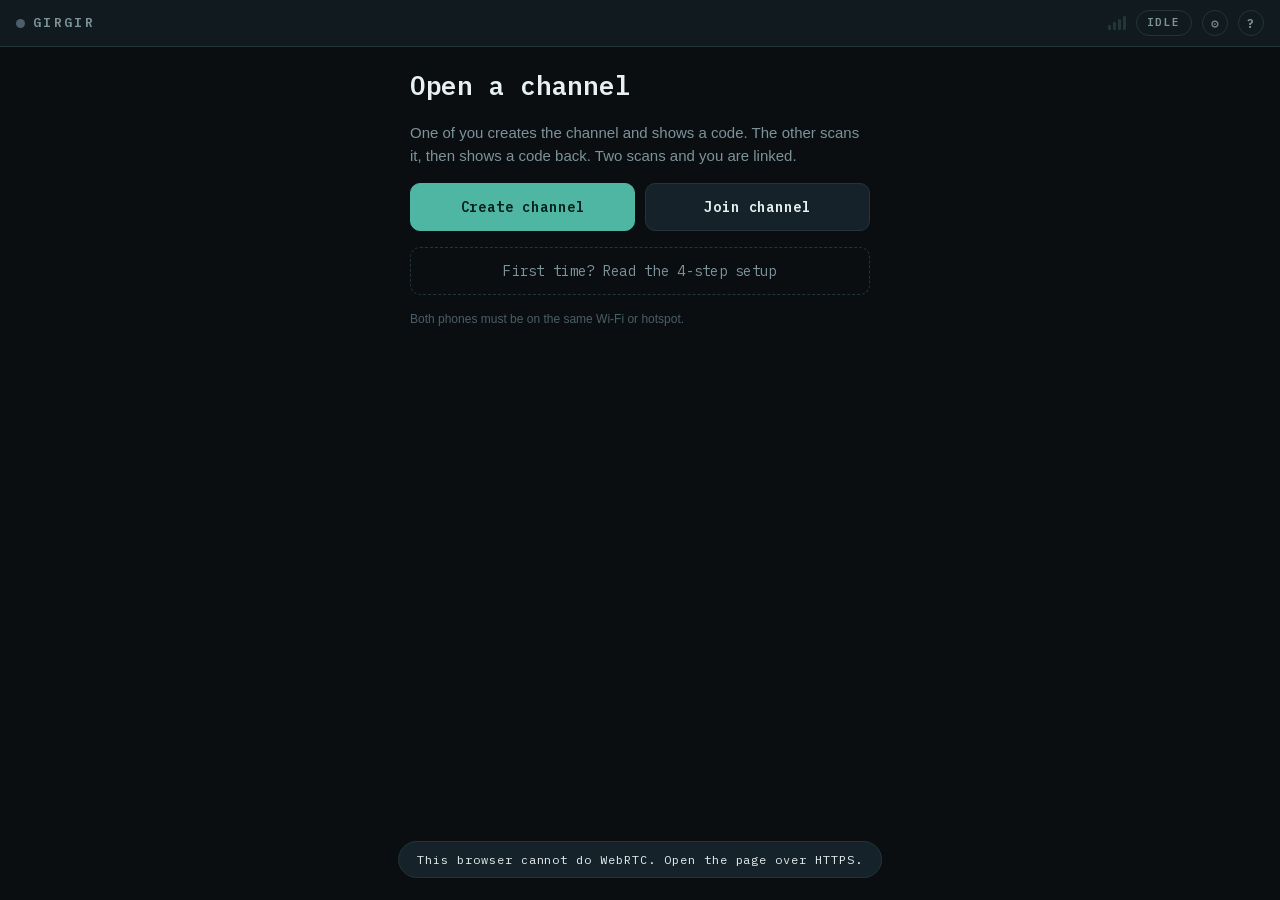
<file: v12/index.html>
<!doctype html>
<html lang="en">
<head>
<meta charset="utf-8">
<meta name="viewport" content="width=device-width, initial-scale=1, viewport-fit=cover, user-scalable=no">
<title>Girgir v12 (test)</title>
<link rel="manifest" href="manifest.webmanifest">
<meta name="theme-color" content="#0a0e10">
<meta name="mobile-web-app-capable" content="yes">
<meta name="apple-mobile-web-app-capable" content="yes">
<meta name="apple-mobile-web-app-status-bar-style" content="black-translucent">
<meta name="apple-mobile-web-app-title" content="Girgir">
<link rel="apple-touch-icon" href="icon-192.png">
<link rel="icon" href="icon-192.png">
<link rel="stylesheet" href="styles.css">
</head>
<body>

<header class="bar">
  <div class="brand">
    <span class="dot" id="brandDot"></span>
    <span>GIRGIR</span>
  </div>
  <div class="bar-right">
    <span class="bars" id="bars" data-q="0" aria-label="Link quality"><i></i><i></i><i></i><i></i></span>
    <span class="pill" id="statePill" data-state="idle">IDLE</span>
    <button class="icon-btn" id="btnSettings" aria-label="Settings">&#9881;</button>
    <button class="icon-btn" id="btnHelp" aria-label="Setup guide">?</button>
  </div>
</header>

<main id="main">

  <!-- ============ SETUP ============ -->
  <section class="view" id="viewSetup">
    <div class="stack">
      <div class="install" id="updateBar" hidden>
        <p class="install-text" id="updateText"></p>
        <button class="btn small" id="btnUpdate">Update</button>
      </div>

      <div class="install" id="resumeBar" hidden>
        <p class="install-text" id="resumeText"></p>
        <button class="btn small" id="btnResume">Return to channel</button>
        <button class="icon-btn" id="btnResumeHide" aria-label="Dismiss">&times;</button>
      </div>

      <div class="install" id="installBar" hidden>
        <p class="install-text" id="installText"></p>
        <button class="btn small" id="btnInstall" hidden>Install</button>
        <button class="icon-btn" id="btnInstallHide" aria-label="Already installed">&times;</button>
      </div>

      <h1 class="headline">Open a channel</h1>
      <p class="prose">One of you creates the channel and shows a code. The other scans it, then shows a code back. Two scans and you are linked.</p>
      <div class="btn-row">
        <button class="btn primary" id="btnCreate">Create channel</button>
        <button class="btn" id="btnJoin">Join channel</button>
      </div>
      <button class="btn ghost" id="btnGuide">First time? Read the 4-step setup</button>
      <p class="note">Both phones must be on the same Wi-Fi or hotspot.</p>
    </div>
  </section>

  <!-- ============ GUIDE ============ -->
  <section class="view" id="viewHelp" hidden>
    <div class="stack">
      <h1 class="headline">Setting up</h1>

      <div class="firstrun">
        <h2>First, put it on both home screens</h2>
        <p>Do this once, while you still have internet. After that it runs
           with no connection at all.</p>
        <div class="two">
          <div>
            <h3>On Android</h3>
            <p>Open this page in Chrome and tap <b>Install</b> at the top.
               If it is not there, open Chrome's <b>three-dot menu</b> and
               pick <b>Add to Home screen</b>.</p>
          </div>
          <div>
            <h3>On iPhone</h3>
            <p>Open this page in <b>Safari</b>, tap <b>Share</b> (the square
               with an arrow out of it), scroll down, then <b>Add to Home
               Screen</b>.</p>
          </div>
        </div>
        <p class="tip">Open it once from the home screen while you still have
           internet, so it can store itself. After that it needs none.</p>
      </div>

      <ol class="guide">

        <li>
          <svg viewBox="0 0 240 110" class="ill" aria-hidden="true">
            <rect x="22" y="20" width="52" height="76" rx="9" fill="var(--panel-2)" stroke="var(--line)" stroke-width="2"/>
            <rect x="29" y="29" width="38" height="56" rx="3" fill="var(--bg)"/>
            <circle cx="48" cy="90" r="2.5" fill="var(--line)"/>
            <circle cx="76" cy="58" r="3.5" fill="var(--tx)"/>
            <g fill="none" stroke="var(--tx)" stroke-width="3" stroke-linecap="round">
              <path d="M80.1 69.3 A 12 12 0 0 1 80.1 46.7" opacity="1"/>
              <path d="M82.8 76.8 A 20 20 0 0 1 82.8 39.2" opacity=".62"/>
              <path d="M85.6 84.3 A 28 28 0 0 1 85.6 31.7" opacity=".34"/>
            </g>
            <rect x="166" y="20" width="52" height="76" rx="9" fill="var(--panel-2)" stroke="var(--line)" stroke-width="2"/>
            <rect x="173" y="29" width="38" height="56" rx="3" fill="var(--bg)"/>
            <path d="M182 57 l6 7 13 -15" fill="none" stroke="var(--rx)" stroke-width="3.5" stroke-linecap="round" stroke-linejoin="round"/>
          </svg>
          <h2>1 · Android makes the network</h2>
          <p>Turn on the Android phone's hotspot and join it from the iPhone. It needs no internet — it is only there to carry your voices.</p>
          <p class="tip">Set the band to 2.4 GHz, and turn off "switch hotspot off when no devices are connected". On the iPhone, turn off Wi-Fi Assist.</p>
        </li>

        <li>
          <svg viewBox="0 0 240 110" class="ill" aria-hidden="true">
            <rect x="20" y="16" width="56" height="84" rx="9" fill="var(--panel-2)" stroke="var(--line)" stroke-width="2"/>
            <rect x="27" y="27" width="42" height="42" rx="3" fill="#fff"/>
            <g fill="#0a0e10">
              <rect x="31" y="31" width="10" height="10"/><rect x="55" y="31" width="10" height="10"/>
              <rect x="31" y="55" width="10" height="10"/>
              <rect x="45" y="45" width="5" height="5"/><rect x="52" y="52" width="5" height="5"/>
              <rect x="45" y="59" width="5" height="5"/><rect x="59" y="45" width="5" height="5"/>
              <rect x="59" y="59" width="5" height="5"/>
            </g>
            <path d="M90 58 H138" stroke="var(--rx)" stroke-width="3" stroke-linecap="round"/>
            <path d="M131 50 l9 8 -9 8" fill="none" stroke="var(--rx)" stroke-width="3" stroke-linecap="round" stroke-linejoin="round"/>
            <rect x="152" y="16" width="56" height="84" rx="9" fill="var(--panel-2)" stroke="var(--line)" stroke-width="2"/>
            <rect x="159" y="27" width="42" height="42" rx="3" fill="var(--bg)"/>
            <g fill="none" stroke="var(--rx)" stroke-width="2.6" stroke-linecap="round">
              <path d="M165 38 v-5 h6"/><path d="M195 38 v-5 h-6"/>
              <path d="M165 58 v5 h6"/><path d="M195 58 v5 h-6"/>
            </g>
            <circle cx="180" cy="48" r="5" fill="var(--rx)" opacity=".5"/>
          </svg>
          <h2>2 · Pair with two scans</h2>
          <p>One taps <b>Create channel</b> and holds up the code. The other taps <b>Join channel</b>, scans it, and holds up the reply. Or both tap <b>Create channel</b> and point the phones at each other — they sort out between themselves which one hosts.</p>
          <p class="tip">The first phone keeps its camera on behind its own code, so there is nothing to press in between &mdash; just turn it towards the reply and it links itself.</p>
          <p class="tip">Turn both screens up bright. If a camera will not cooperate, open "Use text" under the code and paste it across instead.</p>
        </li>

        <li>
          <svg viewBox="0 0 240 110" class="ill" aria-hidden="true">
            <g>
              <circle cx="46" cy="24" r="10" fill="var(--panel-2)" stroke="var(--rx)" stroke-width="2"/>
              <circle cx="46" cy="24" r="4" fill="var(--rx)"/>
              <path d="M39 31 l-5 8" stroke="var(--rx)" stroke-width="4" stroke-linecap="round"/>
              <circle cx="74" cy="24" r="10" fill="var(--panel-2)" stroke="var(--rx)" stroke-width="2"/>
              <circle cx="74" cy="24" r="4" fill="var(--rx)"/>
              <path d="M81 31 l5 8" stroke="var(--rx)" stroke-width="4" stroke-linecap="round"/>
              <path d="M60 40 V56" stroke="var(--line)" stroke-width="2" stroke-dasharray="3 4" stroke-linecap="round"/>
              <rect x="46" y="58" width="28" height="44" rx="5" fill="var(--panel-2)" stroke="var(--line)" stroke-width="2"/>
              <rect x="50" y="63" width="20" height="31" rx="2" fill="var(--bg)"/>
            </g>
            <path d="M120 16 V96" stroke="var(--line)" stroke-width="1.5" stroke-dasharray="2 6"/>
            <g>
              <circle cx="166" cy="24" r="10" fill="var(--panel-2)" stroke="var(--tx)" stroke-width="2"/>
              <circle cx="166" cy="24" r="4" fill="var(--tx)"/>
              <path d="M159 31 l-5 8" stroke="var(--tx)" stroke-width="4" stroke-linecap="round"/>
              <circle cx="194" cy="24" r="10" fill="var(--panel-2)" stroke="var(--tx)" stroke-width="2"/>
              <circle cx="194" cy="24" r="4" fill="var(--tx)"/>
              <path d="M201 31 l5 8" stroke="var(--tx)" stroke-width="4" stroke-linecap="round"/>
              <path d="M180 40 V56" stroke="var(--line)" stroke-width="2" stroke-dasharray="3 4" stroke-linecap="round"/>
              <rect x="166" y="58" width="28" height="44" rx="5" fill="var(--panel-2)" stroke="var(--line)" stroke-width="2"/>
              <rect x="170" y="63" width="20" height="31" rx="2" fill="var(--bg)"/>
            </g>
          </svg>
          <h2>3 · A pair each</h2>
          <p>Give each phone its own pair of earphones. Simpler than splitting one pair, and it works with any model, AirPods included — you each hear and speak through your own set.</p>
          <p class="tip">Rather hold the phone to your ear? On the iPhone that is already what happens: call audio goes to the earpiece. Android always uses the loudspeaker and a web app cannot switch it.</p>
        </li>

        <li>
          <svg viewBox="0 0 240 110" class="ill" aria-hidden="true">
            <rect x="78" y="8" width="84" height="94" rx="11" fill="var(--panel-2)" stroke="var(--line)" stroke-width="2"/>
            <g fill="var(--bg)">
              <rect x="86" y="18" width="21" height="9" rx="4"/>
              <rect x="110" y="18" width="21" height="9" rx="4"/>
            </g>
            <rect x="134" y="18" width="21" height="9" rx="4" fill="var(--rx)" opacity=".85"/>
            <circle cx="120" cy="62" r="27" fill="var(--tx)"/>
            <circle cx="120" cy="62" r="34" fill="none" stroke="var(--tx)" stroke-width="2" opacity=".3"/>
            <path d="M196 62 h-28" stroke="var(--rx)" stroke-width="3" stroke-linecap="round"/>
            <path d="M176 54 l-9 8 9 8" fill="none" stroke="var(--rx)" stroke-width="3" stroke-linecap="round" stroke-linejoin="round"/>
          </svg>
          <h2>4 · Pick how you talk</h2>
          <p><b>Open</b> keeps the microphone live — best with earbuds. <b>Latch</b> goes live on a tap and stops on the next. <b>Hold</b> is live only while pressed, which is what you want on a speaker.</p>
          <p class="tip">You each choose your own mode. They do not have to match.</p>
        </li>

      </ol>

      <h2 class="sub">What the readouts mean</h2>
      <dl class="legend">
        <dt>Bars, top right</dt><dd>Link quality, worked out from round-trip time, packet loss and jitter. Four bars is a clean link.</dd>
        <dt>LINK</dt><dd>Round-trip time and the share of audio packets being lost.</dd>
        <dt>BATT / THEIRS</dt><dd>Battery on each phone. The iPhone cannot report its own level to a web app, so it shows a dash there.</dd>
        <dt>INPUT</dt><dd>Which microphone is actually open — <b>EARBUD</b>, <b>WIRED</b> or <b>BUILT-IN</b> — so a headset that failed to connect is obvious rather than silent.</dd>
        <dt>NET</dt><dd>The network you share, and each phone's last number. No browser can read a Wi-Fi name, so this is how you confirm you are on the same one. Amber means different networks, and audio will not flow.</dd>
        <dt>OUT</dt><dd>Where their voice comes out. A picker appears where the phone allows one; otherwise it names what the system does — earpiece on iPhone, loudspeaker on Android.</dd>
        <dt>Meters</dt><dd>Live audio level — yours in amber, theirs in teal. Set a name in settings and the labels use it instead of YOU and THEM.</dd>
      </dl>

      <h2 class="sub">Storage on this phone</h2>
      <p class="prose">Only the app itself is cached, so it runs offline. There are no logs, no call history and no recordings. Two things are remembered between launches — the name you chose and the fact that you installed it — and nothing else survives. Anything an older version left behind is wiped at startup.</p>
      <div class="storage">
        <span>Version <b id="verNow">—</b><span id="verLatest"></span></span>
        <span>Using <b id="storeUsed">—</b></span>
        <button class="btn small" id="btnClear">Clear cache</button>
      </div>

      <button class="btn" id="btnHelpBack">Back</button>
    </div>
  </section>

  <!-- ============ SHOW CODE ============ -->
  <section class="view" id="viewCode" hidden>
    <div class="stack">
      <p class="step" id="codeStep">STEP 1 OF 2</p>
      <p class="prose" id="codeHint">Let the other phone scan this.</p>
      <div class="qr-wrap"><canvas id="qrCanvas"></canvas></div>

      <div class="watching" id="watching" hidden>
        <div class="watch-cam"><video id="codeCam" playsinline muted></video></div>
        <p class="watch-text">Camera is already on. When their code appears, just
           turn this phone towards it &mdash; nothing to press.</p>
      </div>

      <div class="btn-row">
        <button class="btn primary" id="btnNext">Now scan their code</button>
      </div>
      <details class="fallback">
        <summary>Camera not working? Use text</summary>
        <textarea id="codeText" readonly rows="3" spellcheck="false"></textarea>
        <button class="btn small" id="btnCopy">Copy code</button>
      </details>
      <button class="link" id="btnCancel1">Cancel</button>
    </div>
  </section>

  <!-- ============ SCAN ============ -->
  <section class="view" id="viewScan" hidden>
    <div class="stack">
      <p class="step" id="scanStep">SCAN</p>
      <p class="prose" id="scanHint">Point at the other phone's code.</p>
      <div class="cam-wrap">
        <video id="cam" playsinline muted></video>
        <div class="reticle"></div>
      </div>
      <details class="fallback">
        <summary>Camera not working? Paste the code</summary>
        <textarea id="pasteText" rows="3" spellcheck="false" placeholder="Paste the code from the other phone"></textarea>
        <button class="btn small" id="btnPaste">Use this code</button>
      </details>
      <button class="link" id="btnCancel2">Cancel</button>
    </div>
  </section>

  <!-- ============ LIVE ============ -->
  <section class="view live" id="viewLive" hidden>

    <div class="readout">
      <div class="status" id="statusText">QUIET</div>
      <div class="live-banner" id="liveBanner" hidden>MIC LIVE</div>
    </div>

    <div class="meters">
      <div class="meter">
        <span class="meter-label" id="labelYou">YOU</span>
        <div class="track"><div class="fill tx" id="meterYou"></div></div>
      </div>
      <div class="meter">
        <span class="meter-label" id="labelThem">THEM</span>
        <div class="track"><div class="fill rx" id="meterThem"></div></div>
      </div>
    </div>

    <div class="strip">
      <div class="cell"><span class="k">LINK</span><span class="v" id="vLink">—</span></div>
      <div class="cell"><span class="k">BATT</span><span class="v" id="vBattYou">—</span></div>
      <div class="cell"><span class="k">THEIRS</span><span class="v" id="vBattThem">—</span></div>
      <div class="cell"><span class="k">INPUT</span><span class="v" id="vInput">—</span></div>
    </div>

    <div class="install" id="dropBar" hidden>
      <p class="install-text" id="dropText"></p>
      <button class="btn small" id="btnDropPair">Stand by now</button>
    </div>

    <div class="vol netrow">
      <span class="k">NET</span>
      <span class="v" id="vNet">&mdash;</span>
    </div>

    <div class="modes" role="group" aria-label="Talk mode">
      <button class="mode" data-mode="open">OPEN</button>
      <button class="mode" data-mode="latch">LATCH</button>
      <button class="mode" data-mode="hold">HOLD</button>
    </div>

    <div class="console">
      <button class="ping voice" id="voiceBtn" aria-pressed="false">
        <span class="face" id="voiceFace">&#128528;</span>
        <small id="voiceName">straight</small>
      </button>
      <button class="talk" id="talkBtn">
        <span class="talk-label" id="talkLabel">HOLD TO TALK</span>
      </button>
      <button class="ping" id="pingBtn">
        <span>PING</span>
        <small id="pingSub">hold = !</small>
      </button>
    </div>

    <div class="toggles">
      <button class="tog" id="btnRelink">Relink</button>
      <button class="tog danger" id="btnHangup">End</button>
    </div>

  </section>

</main>

<div class="sheet" id="sheet" hidden>
  <div class="sheet-card" role="dialog" aria-modal="true" aria-label="Settings">
    <div class="sheet-head">
      <h2>Settings</h2>
      <button class="icon-btn" id="btnSheetClose" aria-label="Close settings">&times;</button>
    </div>

    <div class="vol">
      <span class="k">NAME</span>
      <input type="text" id="nameIn" maxlength="12" placeholder="optional"
             autocomplete="off" autocapitalize="words" spellcheck="false"
             aria-label="Your name, shown on the other phone">
    </div>
    <p class="note">Shown on the other phone instead of THEM. Leave it empty and the plain labels are used.</p>

    <div class="vol">
      <span class="k">MIC</span>
      <input type="range" id="micLvl" min="0" max="200" value="100" aria-label="Microphone level">
      <span class="v" id="micVal">100</span>
    </div>
    <p class="note">How loudly you are sent. Push past 100 for a quiet headset; too far and you will distort.</p>

    <div class="vol" id="volRow" hidden>
      <span class="k">VOL</span>
      <input type="range" id="vol" min="0" max="100" value="100" aria-label="Incoming volume">
      <span class="v" id="volVal">100</span>
    </div>
    <p class="note" id="volNote" hidden>Use the phone's volume buttons to set the incoming level.</p>

    <div class="vol" id="outRow">
      <span class="k">OUT</span>
      <select id="outSel" aria-label="Audio output" hidden></select>
      <span class="routes" id="routeRow" hidden role="group" aria-label="Where sound comes out">
        <button class="tog" id="btnEarpiece" aria-pressed="true">Earpiece</button>
        <button class="tog" id="btnSpeaker" aria-pressed="false">Speaker</button>
      </span>
      <span class="outnote" id="outNote">—</span>
    </div>

    <div class="toggles">
      <button class="tog" id="togHalf" aria-pressed="true">Half duplex</button>
      <button class="tog" id="togRoger" aria-pressed="true">Roger beep</button>
      <button class="tog" id="togAwake" aria-pressed="true">Keep screen on</button>
    </div>
    <p class="note">Half duplex mutes the other person while you transmit, so you never hear yourself back. Roger beep sounds a short tone when they stop talking. Both start on.</p>
    <p class="note">Keep screen on holds the screen awake while you are linked. Turn it off to pocket the phone — on Android the channel keeps running with the screen off, best in OPEN mode. An iPhone suspends the page either way, so it has to stay awake there.</p>
  </div>
</div>

<div class="flash" id="flash" hidden></div>
<div class="toast" id="toast" hidden></div>
<audio id="remoteAudio" autoplay playsinline></audio>

<script src="vendor/qrcode.js"></script>
<script src="app.js"></script>
</body>
</html>
</file>
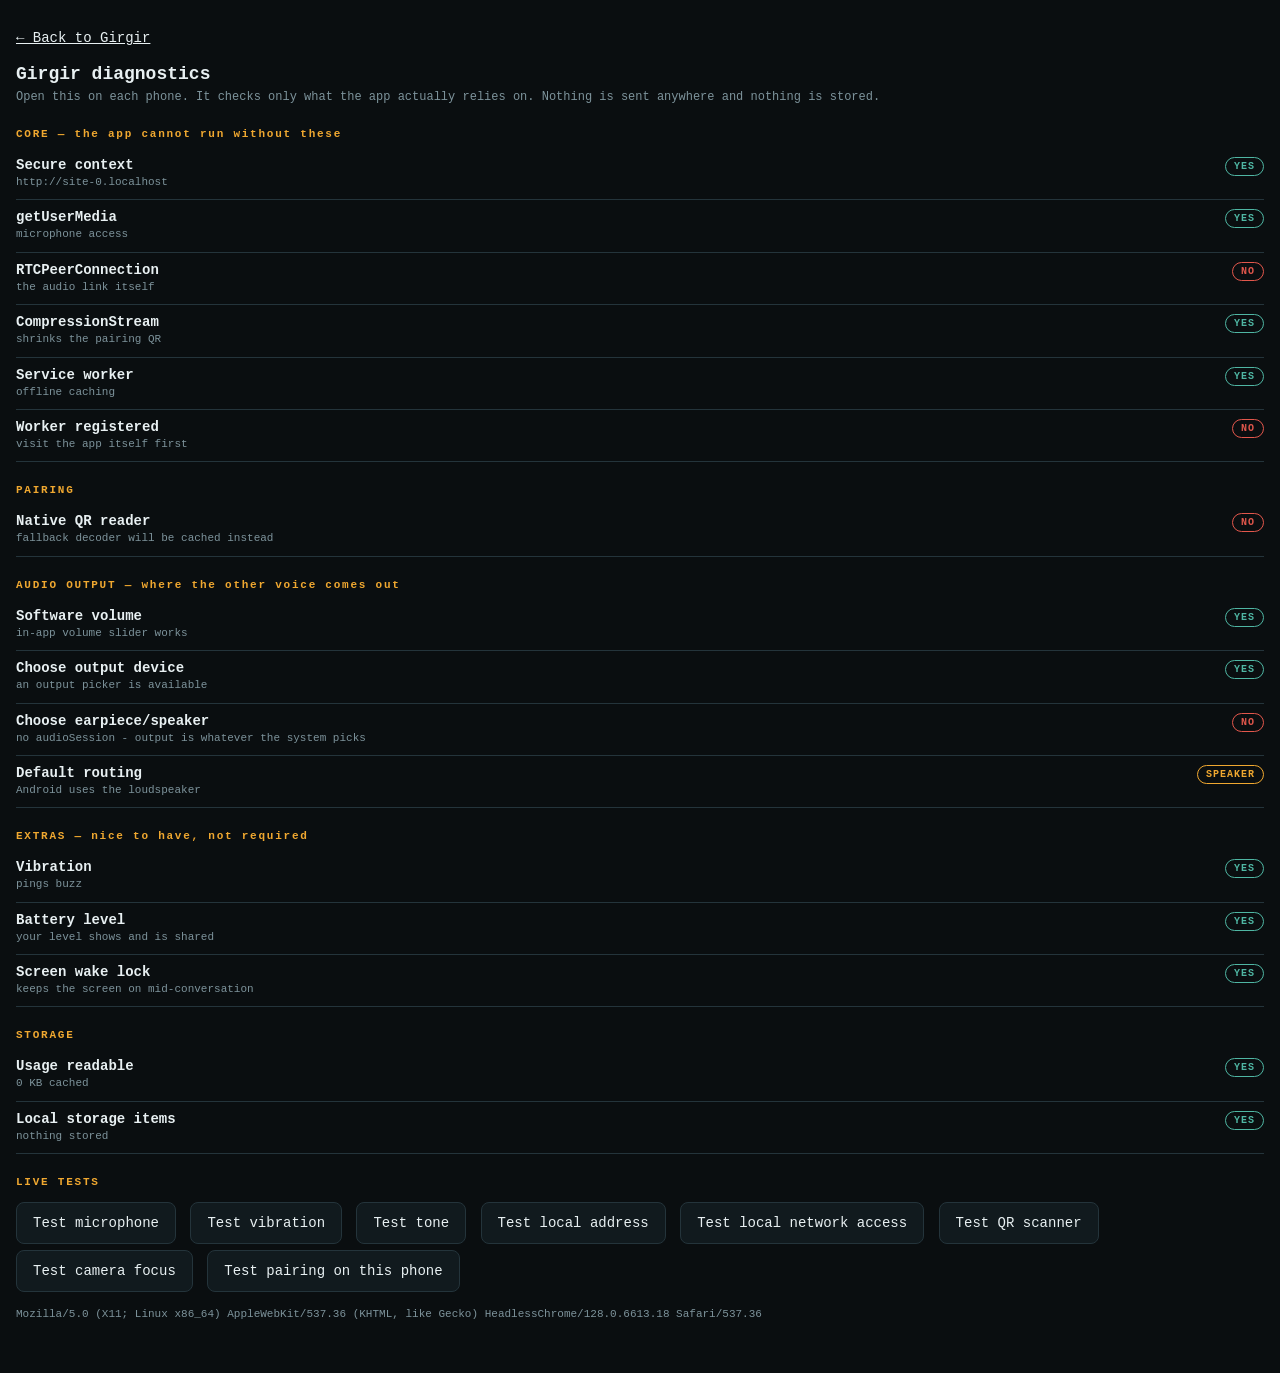
<file: diag.html>
<!doctype html>
<html lang="en">
<head>
<meta charset="utf-8">
<meta name="viewport" content="width=device-width, initial-scale=1, viewport-fit=cover">
<title>Girgir diagnostics</title>
<style>
  :root { color-scheme: dark; --bg:#0a0e10; --panel:#111a1e; --line:#24343b;
          --fg:#e8f0f2; --muted:#7d939b; --ok:#4fb6a3; --no:#e2574c; --maybe:#f0a830; }
  * { box-sizing: border-box; }
  body { margin:0; background:var(--bg); color:var(--fg); font:14px ui-monospace,SFMono-Regular,Menlo,monospace;
         padding: max(16px, env(safe-area-inset-left)) 16px calc(32px + env(safe-area-inset-bottom)); }
  h1 { font-size:18px; margin:18px 0 4px; }
  p.sub { color:var(--muted); margin:0 0 18px; font-size:12px; line-height:1.5; }
  h2 { font-size:11px; letter-spacing:.16em; color:var(--maybe); margin:22px 0 8px; }
  .row { display:flex; justify-content:space-between; align-items:flex-start; gap:10px;
         padding:9px 0; border-bottom:1px solid var(--line); }
  .name { min-width:0; }
  .name b { font-weight:600; display:block; }
  .name small { color:var(--muted); font-size:11px; display:block; margin-top:2px; line-height:1.4; word-break:break-word; }
  .tag { flex:none; font-size:10px; font-weight:600; letter-spacing:.1em; padding:3px 8px; border-radius:999px; border:1px solid; }
  .yes { color:var(--ok); border-color:var(--ok); }
  .no  { color:var(--no); border-color:var(--no); }
  .mid { color:var(--maybe); border-color:var(--maybe); }
  button { font:inherit; background:var(--panel); color:var(--fg); border:1px solid var(--line);
           border-radius:8px; padding:12px 16px; margin:6px 6px 0 0; cursor:pointer; }
  .cam-box { position:relative; margin:10px 0 4px; border:1px solid var(--line); border-radius:8px; overflow:hidden;
             aspect-ratio:1; max-width:420px; background:#000; }
  .cam-box video { width:100%; height:100%; object-fit:cover; display:block; }
  .cam-read { margin:6px 0; font-size:13px; }
  #ua { color:var(--muted); font-size:11px; word-break:break-all; margin-top:14px; line-height:1.5; }
</style>
</head>
<body>
<p><a href="./" style="color:inherit">&larr; Back to Girgir</a></p>
<h1>Girgir diagnostics</h1>
<p class="sub">Open this on each phone. It checks only what the app actually relies on. Nothing is sent anywhere and nothing is stored.</p>

<div id="out"></div>

<h2>LIVE TESTS</h2>
<button id="bMic">Test microphone</button>
<button id="bBuzz">Test vibration</button>
<button id="bTone">Test tone</button>
<button id="bNet">Test local address</button>
<button id="bLan">Test local network access</button>
<button id="bScan">Test QR scanner</button>
<button id="bCam">Test camera focus</button>
<button id="bPair">Test pairing on this phone</button>
<div id="live"></div>

<p id="ua"></p>

<script src="vendor/qrcode.js"></script>
<script>
const out = document.getElementById('out');
const live = document.getElementById('live');

function row(name, state, detail, parent) {
  const cls = state === true ? 'yes' : state === false ? 'no' : 'mid';
  const label = state === true ? 'YES' : state === false ? 'NO' : String(state);
  const d = document.createElement('div');
  d.className = 'row';
  d.innerHTML = '<span class="name"><b></b><small></small></span><span class="tag ' + cls + '"></span>';
  d.querySelector('b').textContent = name;
  d.querySelector('small').textContent = detail || '';
  d.querySelector('.tag').textContent = label;
  (parent || out).appendChild(d);
  return d;
}
function head(t) {
  const h = document.createElement('h2');
  h.textContent = t;
  out.appendChild(h);
}

(async () => {
  head('CORE — the app cannot run without these');
  row('Secure context', !!window.isSecureContext, location.protocol + '//' + location.hostname);
  row('getUserMedia', !!(navigator.mediaDevices && navigator.mediaDevices.getUserMedia), 'microphone access');
  row('RTCPeerConnection', !!window.RTCPeerConnection, 'the audio link itself');
  row('CompressionStream', (() => { try { new CompressionStream('deflate-raw'); return true; } catch (e) { return false; } })(), 'shrinks the pairing QR');
  row('Service worker', 'serviceWorker' in navigator, 'offline caching');
  let reg = null;
  try { reg = navigator.serviceWorker && await navigator.serviceWorker.getRegistration(); } catch (e) {}
  row('Worker registered', !!reg, reg ? reg.scope : 'visit the app itself first');

  head('PAIRING');
  let formats = [];
  const hasBD = 'BarcodeDetector' in window;
  if (hasBD) { try { formats = await window.BarcodeDetector.getSupportedFormats(); } catch (e) {} }
  const qrNative = hasBD && formats.includes('qr_code');
  row('Native QR reader', qrNative, qrNative ? 'the 127 KB fallback is never downloaded' : 'fallback decoder will be cached instead');

  head('AUDIO OUTPUT — where the other voice comes out');
  const a = document.createElement('audio');
  let volOK = false;
  try { a.volume = 0.42; volOK = Math.abs(a.volume - 0.42) < 0.02; } catch (e) {}
  row('Software volume', volOK, volOK ? 'in-app volume slider works' : 'iOS ignores it — use the phone buttons');
  const sinkOK = typeof a.setSinkId === 'function';
  row('Choose output device', sinkOK, sinkOK ? 'an output picker is available' : 'routing is whatever the OS picks');
  const iOS = /iPad|iPhone|iPod/.test(navigator.userAgent) ||
              (navigator.maxTouchPoints > 1 && /Macintosh/.test(navigator.userAgent));
  var hasAS = !!(navigator.audioSession && 'type' in navigator.audioSession);
  row('Choose earpiece/speaker', hasAS,
      hasAS ? 'audioSession can switch where sound comes out'
            : 'no audioSession - output is whatever the system picks');
  row('Default routing', iOS ? 'EARPIECE' : 'SPEAKER',
      iOS ? 'iOS sends call audio to the receiver — hold it to your ear'
          : 'Android uses the loudspeaker');

  head('EXTRAS — nice to have, not required');
  row('Vibration', !!navigator.vibrate, navigator.vibrate ? 'pings buzz' : 'iOS has no vibration API — pings are tone only');
  row('Battery level', !!navigator.getBattery, navigator.getBattery ? 'your level shows and is shared' : 'iOS cannot report battery to a web app');
  row('Screen wake lock', !!navigator.wakeLock, 'keeps the screen on mid-conversation');

  head('STORAGE');
  let usage = null;
  try { const e = await navigator.storage.estimate(); usage = e.usage; } catch (e) {}
  row('Usage readable', usage != null, usage != null ? Math.round(usage / 1024) + ' KB cached' : 'not reported');
  let lsCount = 0;
  try { lsCount = localStorage.length; } catch (e) {}
  row('Local storage items', lsCount === 0 ? true : String(lsCount), lsCount === 0 ? 'nothing stored' : 'entries present');

  document.getElementById('ua').textContent = navigator.userAgent;
})();

document.getElementById('bMic').onclick = async () => {
  live.innerHTML = '';
  try {
    const s = await navigator.mediaDevices.getUserMedia({ audio: { echoCancellation: true } });
    const t = s.getAudioTracks()[0];
    row('Microphone opened', true, 'device: ' + (t.label || 'unnamed'), live);
    const devs = await navigator.mediaDevices.enumerateDevices();
    row('Inputs seen', String(devs.filter(d => d.kind === 'audioinput').length),
        devs.filter(d => d.kind === 'audioinput').map(d => d.label || '(unnamed)').join(' · ') || 'none', live);
    row('Outputs seen', String(devs.filter(d => d.kind === 'audiooutput').length),
        devs.filter(d => d.kind === 'audiooutput').map(d => d.label || '(unnamed)').join(' · ') || 'iOS does not list outputs', live);
    s.getTracks().forEach(x => x.stop());
  } catch (e) {
    row('Microphone opened', false, e.name + ': ' + e.message, live);
  }
};

/* The test that matters when two phones exchange codes happily and then
   never connect: what address does this browser actually hand the other one?
   A .local name means the other side has to resolve it over mDNS, which many
   networks quietly drop. */
/* Decides, on this phone alone, whether its QR scanner actually works.

   Android's BarcodeDetector is backed by a Play Services module fetched on
   demand. When that module is absent the object still exists, still lists
   qr_code, still constructs - and returns an empty array for every frame for
   ever. Nothing about the camera looks wrong, which is what made this so slow
   to find. Here the phone is handed a QR code it cannot miss: a clean one
   drawn on a canvas at the same density as a real pairing code. Anything but
   a decode is the decoder's fault, not the camera's. */
/* Pairing needs two things of a phone that nothing else here tests: that it
   can gather an address for itself, and that its browser will actually put two
   addresses together and send a check. A phone can do the first and not the
   second - a VPN holding the route, or a browser that has filtered the
   interface away - and from the outside that is indistinguishable from the
   other phone being at fault. So this pairs the phone with itself. Two peers
   in this one page, no servers, the same settings the app uses. If this fails,
   nothing is wrong with the other phone or with the code on its screen. */
document.getElementById('bPair').onclick = async () => {
  live.innerHTML = '';
  const settle = pc => new Promise(r => {
    if (pc.iceGatheringState === 'complete') return r();
    const t = setTimeout(r, 5000);
    pc.addEventListener('icegatheringstatechange', () => {
      if (pc.iceGatheringState === 'complete') { clearTimeout(t); r(); }
    });
  });
  const addrs = sdp => {
    const seen = [];
    (String(sdp).match(/^a=candidate:.*$/gm) || []).forEach(l => {
      const m = /^a=candidate:\S+ (\d+) (\S+) \d+ (\S+) (\d+) typ (\w+)/.exec(l);
      if (!m || m[1] !== '1') return;
      const one = m[3] + ':' + m[4] + (m[5] === 'host' ? '' : ' ' + m[5]);
      if (seen.indexOf(one) < 0) seen.push(one);
    });
    return seen;
  };

  let mic = null;
  try {
    mic = await navigator.mediaDevices.getUserMedia({ audio: true });
    row('Microphone allowed', true, 'addresses are hidden behind .local names without it', live);
  } catch (e) {
    row('Microphone allowed', false, 'without it the addresses will be .local names', live);
  }

  let A = null, B = null;
  try {
    A = new RTCPeerConnection({ iceServers: [], iceCandidatePoolSize: 0 });
    B = new RTCPeerConnection({ iceServers: [], iceCandidatePoolSize: 0 });
    let opened = false;
    const ch = A.createDataChannel('ctl', { ordered: true });
    ch.onopen = () => { opened = true; };
    if (mic) mic.getTracks().forEach(t => A.addTrack(t, mic));
    await A.setLocalDescription(await A.createOffer({ offerToReceiveAudio: true }));
    await settle(A);
    const mineA = addrs(A.localDescription.sdp);
    const hidden = mineA.filter(a => /\.local:/i.test(a)).length;
    row('This phone has an address',
        mineA.length === 0 ? false : (hidden ? 'CHECK' : true),
        (mineA.join(', ') || 'none gathered at all')
          + (hidden ? ' \u2014 hidden behind .local names, which only pair on a network that resolves them' : ''),
        live);

    await B.setRemoteDescription({ type: 'offer', sdp: A.localDescription.sdp });
    if (mic) mic.getTracks().forEach(t => B.addTrack(t, mic));
    await B.setLocalDescription(await B.createAnswer());
    await settle(B);
    await A.setRemoteDescription({ type: 'answer', sdp: B.localDescription.sdp });

    const t0 = Date.now();
    await new Promise(r => {
      const iv = setInterval(() => {
        if (A.connectionState === 'connected' || A.connectionState === 'failed'
            || Date.now() - t0 > 12000) { clearInterval(iv); r(); }
      }, 200);
    });

    const rows = [];
    (await A.getStats()).forEach(st => {
      if (st.type === 'candidate-pair') rows.push(st);
    });
    const tried = rows.length;
    const answered = rows.filter(st => (st.responsesReceived || 0) > 0).length;
    row('Routes tried', tried > 0, tried + ' pair' + (tried === 1 ? '' : 's') +
        ' formed from those addresses', live);
    row('Routes answered', answered > 0, answered + ' of ' + tried +
        ' got a reply', live);
    row('Linked to itself', A.connectionState === 'connected',
        A.connectionState + ' after ' + Math.round((Date.now() - t0) / 100) / 10 + 's', live);
    row('Control channel', opened, opened ? 'open' : 'never opened', live);

    if (A.connectionState === 'connected') {
      row('Verdict', 'OK', 'This phone links to itself. That never leaves the handset, ' +
          'so it cannot show whether the browser is allowed to reach another phone: ' +
          'Test local network access checks that.', live);
    } else if (!tried) {
      row('Verdict', 'NO', 'This phone will not try a route even to itself. A VPN ' +
          'holding the route does this, and so does a browser that has filtered ' +
          'the network away. It will not pair with anything in this state.', live);
    } else {
      row('Verdict', 'NO', 'Routes were tried and went unanswered on this phone ' +
          'alone, with no network in between.', live);
    }
  } catch (e) {
    row('Pairing test', false, String(e && e.message || e), live);
  } finally {
    if (A) try { A.close(); } catch (e) {}
    if (B) try { B.close(); } catch (e) {}
    if (mic) mic.getTracks().forEach(t => t.stop());
  }
};

document.getElementById('bScan').onclick = async () => {
  live.innerHTML = '';
  const SAMPLE = 'E1OS' + 'A1b2C3-_x'.repeat(14).slice(0, 119);

  let canvas = null;
  try {
    const qr = qrcode(0, 'Q');
    qr.addData(SAMPLE, 'Byte');
    qr.make();
    const n = qr.getModuleCount(), quiet = 4, sc = Math.floor(900 / (n + quiet * 2));
    canvas = document.createElement('canvas');
    canvas.width = canvas.height = (n + quiet * 2) * sc;
    const g = canvas.getContext('2d', { willReadFrequently: true });
    g.fillStyle = '#fff'; g.fillRect(0, 0, canvas.width, canvas.height);
    g.fillStyle = '#000';
    for (let r = 0; r < n; r++) for (let c = 0; c < n; c++)
      if (qr.isDark(r, c)) g.fillRect((c + quiet) * sc, (r + quiet) * sc, sc, sc);
    row('Test code drawn', true, n + ' modules, the size a pairing code reaches', live);
  } catch (e) {
    row('Test code drawn', false, String(e && e.message || e), live);
    return;
  }

  let det = null, formats = [];
  try {
    if ('BarcodeDetector' in window) {
      formats = await window.BarcodeDetector.getSupportedFormats();
      if (formats.includes('qr_code')) det = new window.BarcodeDetector({ formats: ['qr_code'] });
    }
  } catch (e) { /* reported below */ }
  row("This phone's own QR reader", det ? 'PRESENT' : 'ABSENT',
      det ? 'says it can read QR codes' : 'the backup reader is used instead', live);

  if (det) {
    let found = null, threw = '';
    for (let i = 0; i < 5 && !found; i++) {
      try {
        const r = await det.detect(canvas);
        if (r && r.length) found = r[0].rawValue;
      } catch (e) { threw = String(e && e.message || e); break; }
    }
    row('  \u2514 does it actually read one', found === SAMPLE,
        found === SAMPLE ? 'working normally'
          : threw ? 'it failed: ' + threw
          : 'IT IS BROKEN \u2014 five clean attempts, nothing returned. This is the '
            + 'fault that leaves the camera running and never scanning.', live);
  }

  let haveJs = !!window.jsQR;
  if (!haveJs) {
    await new Promise(done => {
      const sc2 = document.createElement('script');
      sc2.src = 'vendor/jsQR.min.js';
      sc2.onload = sc2.onerror = done;
      document.head.appendChild(sc2);
    });
    haveJs = !!window.jsQR;
  }
  row('Backup QR reader', haveJs, haveJs ? 'available offline' : 'could not be loaded', live);

  if (haveJs) {
    const g = canvas.getContext('2d', { willReadFrequently: true });
    const img = g.getImageData(0, 0, canvas.width, canvas.height);
    let got = null;
    try { got = jsQR(img.data, canvas.width, canvas.height, { inversionAttempts: 'dontInvert' }); }
    catch (e) { /* reported below */ }
    row('  \u2514 does it actually read one', !!(got && got.data === SAMPLE),
        got && got.data === SAMPLE ? 'working \u2014 this phone can scan whatever its own reader does'
          : 'it could not read a perfect code, so the camera is not the problem', live);
  }
};

/* Opens the camera the way the app does, says which lens that turned out to be
   and what focus control the browser gives over it, then shows the picture and
   reports the moment it reads a code. "Next camera" steps through every camera
   the browser lists, so a lens that focuses close can be told from one that
   cannot. Nothing is kept: the camera closes when another test starts. */
let camStream = null, camTimer = 0, camList = [], camAt = -1;

function camStop() {
  clearTimeout(camTimer);
  if (camStream) camStream.getTracks().forEach(t => t.stop());
  camStream = null;
}

async function camOpen(deviceId) {
  camStop();
  live.innerHTML = '';
  const video = { width: { ideal: 1280 }, height: { ideal: 720 } };
  if (deviceId) video.deviceId = { exact: deviceId };
  else video.facingMode = { ideal: 'environment' };
  try {
    camStream = await navigator.mediaDevices.getUserMedia({ video });
  } catch (e) {
    row('Camera opened', false, (e && e.name || 'Error') + ': ' + (e && e.message || ''), live);
    return;
  }
  const track = camStream.getVideoTracks()[0];
  const set = track.getSettings ? track.getSettings() : {};
  const cap = track.getCapabilities ? track.getCapabilities() : {};
  try {
    camList = (await navigator.mediaDevices.enumerateDevices()).filter(d => d.kind === 'videoinput');
  } catch (e) { camList = []; }
  camAt = camList.findIndex(d => d.deviceId === set.deviceId);

  row('Camera opened', true, (track.label || 'no name given') +
      (deviceId ? '' : ' — the browser’s own pick for the back camera'), live);
  row('Cameras listed', String(camList.length || '?'),
      camList.map((d, i) => (i === camAt ? '▸ ' : '  ') + (i + 1) + '. ' + (d.label || 'no name'))
             .join('  ·  '), live);
  row('Picture size', set.width && set.height ? set.width + '×' + set.height : '?', 'asked for 1280×720', live);

  const modes = Array.isArray(cap.focusMode) ? cap.focusMode : [];
  let now = set.focusMode || 'not reported';
  if (modes.includes('continuous')) {
    try {
      await track.applyConstraints({ advanced: [{ focusMode: 'continuous' }] });
      now = (track.getSettings().focusMode || now);
    } catch (e) { /* reported as unchanged */ }
  }
  row('Autofocus', modes.includes('continuous') ? true : modes.length ? modes.join(' / ') : 'NOT REPORTED',
      modes.length ? 'modes offered: ' + modes.join(', ') + '. In use: ' + now
                   : 'the browser gives no focus control for this camera, so it focuses only as the phone decides', live);
  if (cap.focusDistance && cap.focusDistance.max) {
    row('Focus distance', cap.focusDistance.min + '–' + cap.focusDistance.max,
        'as the browser reports it', live);
  }
  if (cap.zoom && cap.zoom.max > cap.zoom.min) {
    row('Zoom', cap.zoom.min + '–' + cap.zoom.max + '×', 'now ' + (set.zoom || cap.zoom.min) + '×', live);
  }

  const box = document.createElement('div');
  box.className = 'cam-box';
  const v = document.createElement('video');
  v.playsInline = true; v.muted = true; v.srcObject = camStream;
  box.appendChild(v);
  const status = document.createElement('div');
  status.className = 'cam-read mid';
  status.textContent = 'Point it at a QR code on another screen, 15–30 cm away.';
  const next = document.createElement('button');
  next.textContent = 'Next camera';
  next.disabled = camList.length < 2;
  next.onclick = () => {
    const i = (camAt + 1) % camList.length;
    camOpen(camList[i].deviceId);
  };
  const stop = document.createElement('button');
  stop.textContent = 'Stop camera';
  stop.onclick = () => { camStop(); live.innerHTML = ''; };
  live.append(box, status, next, stop);
  await v.play().catch(() => {});

  if (modes.includes('single-shot')) {
    v.onclick = () => {
      track.applyConstraints({ advanced: [{ focusMode: 'single-shot' }] })
        .then(() => setTimeout(() => {
          if (modes.includes('continuous'))
            track.applyConstraints({ advanced: [{ focusMode: 'continuous' }] }).catch(() => {});
        }, 1500))
        .catch(() => {});
      status.textContent = 'Refocusing…';
    };
  }

  let det = null;
  try {
    if ('BarcodeDetector' in window &&
        (await window.BarcodeDetector.getSupportedFormats()).includes('qr_code'))
      det = new window.BarcodeDetector({ formats: ['qr_code'] });
  } catch (e) { det = null; }
  if (!det && !window.jsQR) {
    await new Promise(done => {
      const s = document.createElement('script');
      s.src = 'vendor/jsQR.min.js';
      s.onload = s.onerror = done;
      document.head.appendChild(s);
    });
  }
  const canvas = document.createElement('canvas');
  const g = canvas.getContext('2d', { willReadFrequently: true });
  const started = Date.now();
  const mine = camStream;
  const tick = async () => {
    if (camStream !== mine) return;
    if (v.readyState >= 2 && v.videoWidth) {
      const side = Math.min(v.videoWidth, v.videoHeight), sz = Math.min(side, 760);
      canvas.width = canvas.height = sz;
      g.drawImage(v, (v.videoWidth - side) / 2, (v.videoHeight - side) / 2, side, side, 0, 0, sz, sz);
      let text = null;
      try {
        if (det) { const c = await det.detect(canvas); if (c && c.length) text = c[0].rawValue; }
        else if (window.jsQR) {
          const f = jsQR(g.getImageData(0, 0, sz, sz).data, sz, sz, { inversionAttempts: 'dontInvert' });
          if (f) text = f.data;
        }
      } catch (e) { /* next frame */ }
      if (text) {
        status.className = 'cam-read yes';
        status.textContent = 'READ a code (' + text.length + ' characters) after ' +
          ((Date.now() - started) / 1000).toFixed(1) + ' s — this camera can scan.';
        return;
      }
    }
    camTimer = setTimeout(tick, 150);
  };
  camTimer = setTimeout(tick, 300);
}

document.getElementById('bCam').onclick = () => camOpen(null);
document.querySelectorAll('button[id^="b"]').forEach(b => {
  if (b.id !== 'bCam') b.addEventListener('click', camStop);
});

document.getElementById('bNet').onclick = async () => {
  live.innerHTML = '';
  let gotMic = false;
  try {
    const s = await navigator.mediaDevices.getUserMedia({ audio: true });
    s.getTracks().forEach(x => x.stop());
    gotMic = true;
  } catch (e) { /* reported below */ }
  row('Microphone allowed', gotMic,
      gotMic ? 'browsers only reveal a real local address once it is'
             : 'without it the address is usually hidden', live);

  const pc = new RTCPeerConnection({ iceServers: [] });
  pc.createDataChannel('probe');
  const seen = [];
  pc.onicecandidate = ev => {
    const c = ev.candidate && ev.candidate.candidate;
    if (!c) return;
    const m = c.match(/candidate:\S+ \d+ (\S+) \d+ (\S+) (\d+) typ (\w+)/);
    if (m) seen.push({ addr: m[2], typ: m[4] });
  };
  await pc.setLocalDescription(await pc.createOffer());
  await new Promise(done => {
    const check = () => { if (pc.iceGatheringState === 'complete') done(); };
    pc.addEventListener('icegatheringstatechange', check);
    setTimeout(done, 4000);
  });

  const hosts = seen.filter(c => c.typ === 'host');
  row('Candidates gathered', hosts.length ? String(hosts.length) : false,
      hosts.length ? 'addresses this phone can be reached on'
                   : 'none at all \u2014 nothing for the other phone to connect to', live);

  const addrs = hosts.map(c => c.addr).filter((a, i, all) => all.indexOf(a) === i);
  if (!addrs.length) { row('Address offered', false, 'no host candidate', live); pc.close(); return; }

  addrs.forEach(a => {
    const k = classify(a);
    const name = k[0] === 'lan' ? 'Usable address'
      : k[0] === 'hidden' ? 'Address hidden'
      : k[0] === 'ipv6ll' || k[0] === 'ipv6ula' || k[0] === 'ipv6' ? 'IPv6 address'
      : 'Extra interface';
    row(name, k[0] === 'hidden' ? 'mDNS' : a, k[1], live);
  });

  /* An interface beyond the local network - a VPN, mobile data, or Samsung's
     "Secure Wi-Fi", which is a VPN under a name that does not sound like one -
     used to be reported here as a fault, in red, with an instruction to turn
     it off. That was wrong twice over. It is not a fault: extra interfaces add
     candidates nobody has to use, and a phone with three of them passed every
     test on this page. And whether it matters at all is a question this page
     can answer by measurement - Test pairing on this phone tries the routes -
     rather than by telling anyone to go changing settings. So it is stated,
     not judged. */
  const lan = addrs.filter(a => classify(a)[0] === 'lan');
  const odd = addrs.filter(a => ['public', 'cgnat', 'vpn'].includes(classify(a)[0]));

  if (odd.length) {
    row('Also reachable on', String(odd.length),
        odd.join(', ') + ' \u2014 mobile data, a VPN, or Samsung Secure Wi-Fi. '
        + 'Not a fault on its own: these are extra routes, and pairing only '
        + 'needs the local one to work. Test pairing on this phone says '
        + 'whether it does.', live);
  }
  const hiddenCount = addrs.filter(a => classify(a)[0] === 'hidden').length;
  if (!lan.length && !hiddenCount) {
    row('No local address at all', false,
        'nothing here can reach another phone on the same Wi-Fi', live);
  } else if (lan.length > 1) {
    row('More than one local address', String(lan.length),
        lan.join(', ') + ' \u2014 the other phone may try the wrong one first', live);
  }
  pc.close();
};

/* Names each address rather than printing a bare number at someone. */
function classify(a) {
  if (/\.local$/i.test(a)) return ['hidden', 'hidden behind an mDNS name \u2014 allow the microphone, then retest'];
  if (a.indexOf(':') >= 0) {
    if (/^fe80:/i.test(a)) return ['ipv6ll', 'IPv6, link-local only'];
    if (/^(fc|fd)/i.test(a)) return ['ipv6ula', 'IPv6, private range'];
    return ['ipv6', 'IPv6, globally routable'];
  }
  const p = a.split('.').map(Number);
  if (p[0] === 192 && p[1] === 168) return ['lan', 'home or hotspot network'];
  if (p[0] === 10) return ['lan', 'private network'];
  if (p[0] === 172 && p[1] >= 16 && p[1] <= 31) return ['lan', 'private network'];
  if (p[0] === 169 && p[1] === 254) return ['selfassigned', 'self-assigned \u2014 this phone got no address'];
  if (p[0] === 100 && p[1] >= 64 && p[1] <= 127) return ['cgnat', 'carrier NAT, or a VPN such as Tailscale'];
  if (p[0] === 25) return ['vpn', 'a VPN range'];
  return ['public', 'a public address \u2014 mobile data, or a VPN'];
}


/* The self-test above pairs the phone with itself, which never leaves the
   handset, so a browser that is shut out of the local network still passes
   it. This one goes out: it reads the browser's local network permission,
   asks for it the way Chrome expects, and knocks on the router. */
async function lnaState() {
  if (!navigator.permissions || !navigator.permissions.query) return ['unknown', ''];
  for (const name of ['local-network', 'local-network-access']) {
    try { return [(await navigator.permissions.query({ name })).state, name]; } catch (e) {}
  }
  return ['unknown', ''];
}
async function privateAddr() {
  const pc = new RTCPeerConnection({ iceServers: [] });
  pc.createDataChannel('probe');
  const found = new Promise(resolve => {
    pc.onicecandidate = ev => {
      if (!ev.candidate) { resolve(''); return; }
      const m = / (\d+\.\d+\.\d+\.\d+) \d+ typ host/.exec(ev.candidate.candidate);
      if (m && classify(m[1])[0] === 'lan') resolve(m[1]);
    };
    setTimeout(() => resolve(''), 2500);
  });
  await pc.setLocalDescription(await pc.createOffer());
  const ip = await found;
  pc.close();
  return ip;
}
async function knock(url, ms) {
  const stop = new AbortController();
  const t = setTimeout(() => stop.abort(), ms);
  const t0 = performance.now();
  try {
    await fetch(url, { targetAddressSpace: 'local', mode: 'no-cors', cache: 'no-store', signal: stop.signal });
    return [true, 'answered after ' + Math.round(performance.now() - t0) + ' ms'];
  } catch (e) {
    return [false, e.name === 'AbortError' ? 'no answer in ' + (ms / 1000) + ' s'
                                           : 'failed after ' + Math.round(performance.now() - t0) + ' ms'];
  } finally { clearTimeout(t); }
}
const lanTag = s => s === 'granted' ? true : s === 'denied' ? false : s;
document.getElementById('bLan').onclick = async () => {
  live.innerHTML = '';
  const [before, name] = await lnaState();
  row('Local network permission', lanTag(before),
      !name ? 'this browser does not report one'
        : before === 'denied' ? 'off for this site. Some browsers still connect with it off; ' +
                                'if pairing fails, allow "Local network" in site settings'
        : 'as the browser reports it ("' + name + '")', live);
  try {
    const s = await navigator.mediaDevices.getUserMedia({ audio: true });
    s.getTracks().forEach(t => t.stop());
  } catch (e) { /* the address may then be hidden */ }
  const ip = await privateAddr();
  row('Wi-Fi address', !!ip, ip || 'none found — allow the microphone, and check Wi-Fi is on', live);
  if (!ip) return;
  const gw = ip.replace(/\.\d+$/, '.1');
  const [ok, how] = await knock('http://' + gw + '/', 8000);
  row('Router at ' + gw + ' answered', ok,
      ok ? how + ' — this browser reaches the local network'
         : how + '. On home Wi-Fi that points to the browser being kept off the local network. ' +
           'On a phone hotspot nothing listens at .1, so it means nothing there.', live);
  const [after] = await lnaState();
  if (after !== before) row('Permission after asking', lanTag(after), 'changed from ' + before, live);
};

document.getElementById('bBuzz').onclick = () => {
  live.innerHTML = '';
  let ok = false;
  try { ok = !!(navigator.vibrate && navigator.vibrate([0, 160, 90, 160])); } catch (e) {}
  row('Vibration fired', ok, ok ? 'you should have felt two buzzes' : 'not supported on this phone', live);
};

document.getElementById('bTone').onclick = () => {
  live.innerHTML = '';
  try {
    const C = window.AudioContext || window.webkitAudioContext;
    const ctx = new C();
    const t0 = ctx.currentTime;
    [[880, 0.42, 0.62], [1760, 0.12, 0.34]].forEach(([f, amp, dur]) => {
      const o = ctx.createOscillator(), g = ctx.createGain();
      o.type = 'sine'; o.frequency.value = f;
      g.gain.setValueAtTime(0.0001, t0);
      g.gain.exponentialRampToValueAtTime(amp, t0 + 0.006);
      g.gain.exponentialRampToValueAtTime(0.0001, t0 + dur);
      o.connect(g).connect(ctx.destination);
      o.start(t0); o.stop(t0 + dur + 0.02);
    });
    row('Tone played', true, 'rate ' + ctx.sampleRate + ' Hz — note which speaker it came from', live);
  } catch (e) {
    row('Tone played', false, e.message, live);
  }
};
</script>
</body>
</html>
</file>
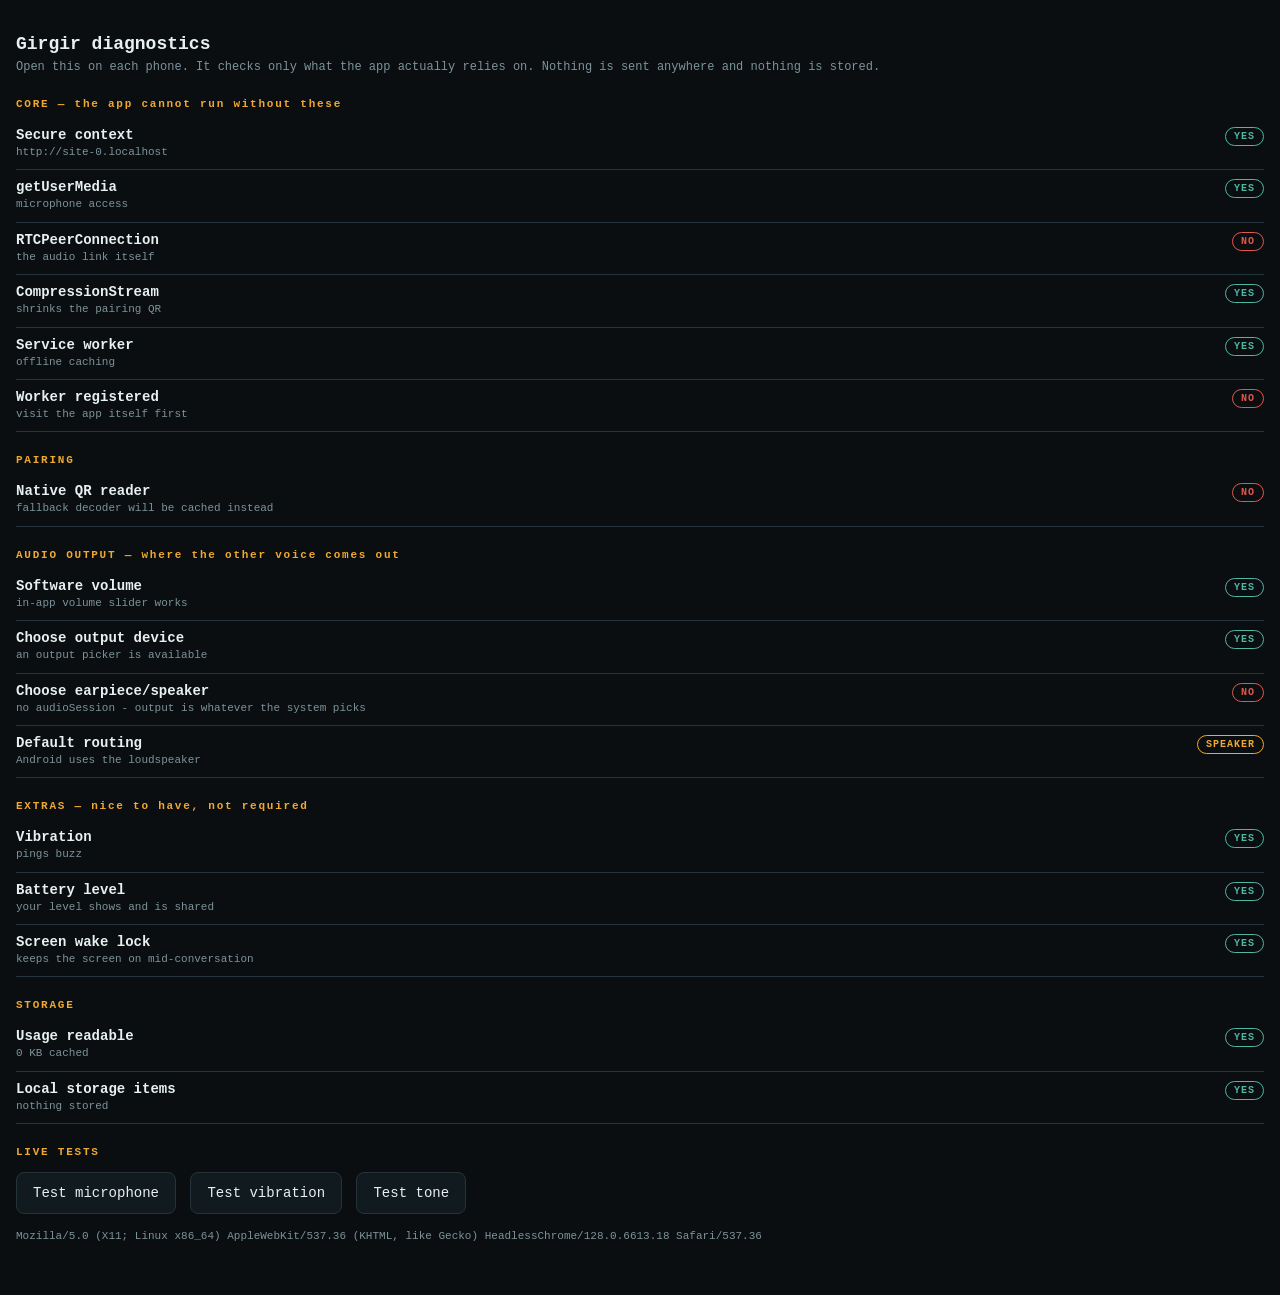
<file: v12/diag.html>
<!doctype html>
<html lang="en">
<head>
<meta charset="utf-8">
<meta name="viewport" content="width=device-width, initial-scale=1, viewport-fit=cover">
<title>Girgir diagnostics</title>
<style>
  :root { color-scheme: dark; --bg:#0a0e10; --panel:#111a1e; --line:#24343b;
          --fg:#e8f0f2; --muted:#7d939b; --ok:#4fb6a3; --no:#e2574c; --maybe:#f0a830; }
  * { box-sizing: border-box; }
  body { margin:0; background:var(--bg); color:var(--fg); font:14px ui-monospace,SFMono-Regular,Menlo,monospace;
         padding: max(16px, env(safe-area-inset-left)) 16px calc(32px + env(safe-area-inset-bottom)); }
  h1 { font-size:18px; margin:18px 0 4px; }
  p.sub { color:var(--muted); margin:0 0 18px; font-size:12px; line-height:1.5; }
  h2 { font-size:11px; letter-spacing:.16em; color:var(--maybe); margin:22px 0 8px; }
  .row { display:flex; justify-content:space-between; align-items:flex-start; gap:10px;
         padding:9px 0; border-bottom:1px solid var(--line); }
  .name { min-width:0; }
  .name b { font-weight:600; display:block; }
  .name small { color:var(--muted); font-size:11px; display:block; margin-top:2px; line-height:1.4; word-break:break-word; }
  .tag { flex:none; font-size:10px; font-weight:600; letter-spacing:.1em; padding:3px 8px; border-radius:999px; border:1px solid; }
  .yes { color:var(--ok); border-color:var(--ok); }
  .no  { color:var(--no); border-color:var(--no); }
  .mid { color:var(--maybe); border-color:var(--maybe); }
  button { font:inherit; background:var(--panel); color:var(--fg); border:1px solid var(--line);
           border-radius:8px; padding:12px 16px; margin:6px 6px 0 0; cursor:pointer; }
  #ua { color:var(--muted); font-size:11px; word-break:break-all; margin-top:14px; line-height:1.5; }
</style>
</head>
<body>
<h1>Girgir diagnostics</h1>
<p class="sub">Open this on each phone. It checks only what the app actually relies on. Nothing is sent anywhere and nothing is stored.</p>

<div id="out"></div>

<h2>LIVE TESTS</h2>
<button id="bMic">Test microphone</button>
<button id="bBuzz">Test vibration</button>
<button id="bTone">Test tone</button>
<div id="live"></div>

<p id="ua"></p>

<script>
const out = document.getElementById('out');
const live = document.getElementById('live');

function row(name, state, detail, parent) {
  const cls = state === true ? 'yes' : state === false ? 'no' : 'mid';
  const label = state === true ? 'YES' : state === false ? 'NO' : String(state);
  const d = document.createElement('div');
  d.className = 'row';
  d.innerHTML = '<span class="name"><b></b><small></small></span><span class="tag ' + cls + '"></span>';
  d.querySelector('b').textContent = name;
  d.querySelector('small').textContent = detail || '';
  d.querySelector('.tag').textContent = label;
  (parent || out).appendChild(d);
  return d;
}
function head(t) {
  const h = document.createElement('h2');
  h.textContent = t;
  out.appendChild(h);
}

(async () => {
  head('CORE — the app cannot run without these');
  row('Secure context', !!window.isSecureContext, location.protocol + '//' + location.hostname);
  row('getUserMedia', !!(navigator.mediaDevices && navigator.mediaDevices.getUserMedia), 'microphone access');
  row('RTCPeerConnection', !!window.RTCPeerConnection, 'the audio link itself');
  row('CompressionStream', (() => { try { new CompressionStream('deflate-raw'); return true; } catch (e) { return false; } })(), 'shrinks the pairing QR');
  row('Service worker', 'serviceWorker' in navigator, 'offline caching');
  let reg = null;
  try { reg = navigator.serviceWorker && await navigator.serviceWorker.getRegistration(); } catch (e) {}
  row('Worker registered', !!reg, reg ? reg.scope : 'visit the app itself first');

  head('PAIRING');
  let formats = [];
  const hasBD = 'BarcodeDetector' in window;
  if (hasBD) { try { formats = await window.BarcodeDetector.getSupportedFormats(); } catch (e) {} }
  const qrNative = hasBD && formats.includes('qr_code');
  row('Native QR reader', qrNative, qrNative ? 'the 127 KB fallback is never downloaded' : 'fallback decoder will be cached instead');

  head('AUDIO OUTPUT — where the other voice comes out');
  const a = document.createElement('audio');
  let volOK = false;
  try { a.volume = 0.42; volOK = Math.abs(a.volume - 0.42) < 0.02; } catch (e) {}
  row('Software volume', volOK, volOK ? 'in-app volume slider works' : 'iOS ignores it — use the phone buttons');
  const sinkOK = typeof a.setSinkId === 'function';
  row('Choose output device', sinkOK, sinkOK ? 'an output picker is available' : 'routing is whatever the OS picks');
  const iOS = /iPad|iPhone|iPod/.test(navigator.userAgent) ||
              (navigator.maxTouchPoints > 1 && /Macintosh/.test(navigator.userAgent));
  var hasAS = !!(navigator.audioSession && 'type' in navigator.audioSession);
  row('Choose earpiece/speaker', hasAS,
      hasAS ? 'audioSession can switch where sound comes out'
            : 'no audioSession - output is whatever the system picks');
  row('Default routing', iOS ? 'EARPIECE' : 'SPEAKER',
      iOS ? 'iOS sends call audio to the receiver — hold it to your ear'
          : 'Android uses the loudspeaker');

  head('EXTRAS — nice to have, not required');
  row('Vibration', !!navigator.vibrate, navigator.vibrate ? 'pings buzz' : 'iOS has no vibration API — pings are tone only');
  row('Battery level', !!navigator.getBattery, navigator.getBattery ? 'your level shows and is shared' : 'iOS cannot report battery to a web app');
  row('Screen wake lock', !!navigator.wakeLock, 'keeps the screen on mid-conversation');

  head('STORAGE');
  let usage = null;
  try { const e = await navigator.storage.estimate(); usage = e.usage; } catch (e) {}
  row('Usage readable', usage != null, usage != null ? Math.round(usage / 1024) + ' KB cached' : 'not reported');
  let lsCount = 0;
  try { lsCount = localStorage.length; } catch (e) {}
  row('Local storage items', lsCount === 0 ? true : String(lsCount), lsCount === 0 ? 'nothing stored' : 'entries present');

  document.getElementById('ua').textContent = navigator.userAgent;
})();

document.getElementById('bMic').onclick = async () => {
  live.innerHTML = '';
  try {
    const s = await navigator.mediaDevices.getUserMedia({ audio: { echoCancellation: true } });
    const t = s.getAudioTracks()[0];
    row('Microphone opened', true, 'device: ' + (t.label || 'unnamed'), live);
    const devs = await navigator.mediaDevices.enumerateDevices();
    row('Inputs seen', String(devs.filter(d => d.kind === 'audioinput').length),
        devs.filter(d => d.kind === 'audioinput').map(d => d.label || '(unnamed)').join(' · ') || 'none', live);
    row('Outputs seen', String(devs.filter(d => d.kind === 'audiooutput').length),
        devs.filter(d => d.kind === 'audiooutput').map(d => d.label || '(unnamed)').join(' · ') || 'iOS does not list outputs', live);
    s.getTracks().forEach(x => x.stop());
  } catch (e) {
    row('Microphone opened', false, e.name + ': ' + e.message, live);
  }
};

document.getElementById('bBuzz').onclick = () => {
  live.innerHTML = '';
  let ok = false;
  try { ok = !!(navigator.vibrate && navigator.vibrate([0, 160, 90, 160])); } catch (e) {}
  row('Vibration fired', ok, ok ? 'you should have felt two buzzes' : 'not supported on this phone', live);
};

document.getElementById('bTone').onclick = () => {
  live.innerHTML = '';
  try {
    const C = window.AudioContext || window.webkitAudioContext;
    const ctx = new C();
    const t0 = ctx.currentTime;
    [[880, 0.42, 0.62], [1760, 0.12, 0.34]].forEach(([f, amp, dur]) => {
      const o = ctx.createOscillator(), g = ctx.createGain();
      o.type = 'sine'; o.frequency.value = f;
      g.gain.setValueAtTime(0.0001, t0);
      g.gain.exponentialRampToValueAtTime(amp, t0 + 0.006);
      g.gain.exponentialRampToValueAtTime(0.0001, t0 + dur);
      o.connect(g).connect(ctx.destination);
      o.start(t0); o.stop(t0 + dur + 0.02);
    });
    row('Tone played', true, 'rate ' + ctx.sampleRate + ' Hz — note which speaker it came from', live);
  } catch (e) {
    row('Tone played', false, e.message, live);
  }
};
</script>
</body>
</html>
</file>
<file: styles.css>
/* Earpiece — instrument-panel layout: fixed status bar, flexible middle, controls anchored to thumb reach. */

@font-face {
  font-family: 'Plex Mono';
  src: url('vendor/plex-mono-400.woff2') format('woff2');
  font-weight: 400; font-style: normal; font-display: swap;
}
@font-face {
  font-family: 'Plex Mono';
  src: url('vendor/plex-mono-600.woff2') format('woff2');
  font-weight: 600; font-style: normal; font-display: swap;
}
/* Arabic: Harmattan (SIL Open Font Licence, vendor/OFL-Harmattan.txt). Only
   its Arabic glyphs are used, so Latin text keeps its own fonts and the file
   loads only when Arabic appears. Kept on the phone, so it works offline. */
@font-face {
  font-family: 'Harmattan';
  src: url('vendor/harmattan-ar-400.woff2') format('woff2');
  font-weight: 400; font-style: normal; font-display: swap;
  /* Harmattan draws small beside the Latin fonts; this evens them up. */
  size-adjust: 128%;
  unicode-range: U+0600-06FF, U+0750-077F, U+0870-0891, U+0897-08E1, U+08E3-08FF, U+200C, U+200E, U+2010-2011, U+204F, U+2E41, U+FB50-FDFF, U+FE70-FE74, U+FE76-FEFC;
}
@font-face {
  font-family: 'Harmattan';
  src: url('vendor/harmattan-ar-700.woff2') format('woff2');
  font-weight: 500 900; font-style: normal; font-display: swap;
  /* Harmattan draws small beside the Latin fonts; this evens them up. */
  size-adjust: 128%;
  unicode-range: U+0600-06FF, U+0750-077F, U+0870-0891, U+0897-08E1, U+08E3-08FF, U+200C, U+200E, U+2010-2011, U+204F, U+2E41, U+FB50-FDFF, U+FE70-FE74, U+FE76-FEFC;
}

:root {
  --bg: #0a0e10;
  --panel: #111a1e;
  --panel-2: #16222a;
  --line: #24343b;
  --fg: #e8f0f2;
  --muted: #7d939b;
  --dim: #4b5f68;
  --tx: #f0a830;
  --rx: #4fb6a3;
  --bad: #e2574c;
  --mono: 'Harmattan', 'Plex Mono', ui-monospace, SFMono-Regular, Menlo, 'Roboto Mono', monospace;
  --sans: 'Harmattan', -apple-system, BlinkMacSystemFont, 'Segoe UI', Roboto, sans-serif;
  color-scheme: dark;
}

* { box-sizing: border-box; -webkit-tap-highlight-color: transparent; }

/* Must beat .view.live's display:flex, or hidden views still paint. */
[hidden] { display: none !important; }

html, body { height: 100%; }

body {
  margin: 0;
  background: var(--bg);
  color: var(--fg);
  font-family: var(--mono);
  font-size: 15px;
  line-height: 1.45;
  display: grid;
  grid-template-rows: auto 1fr;
  overflow: hidden;
  padding-top: env(safe-area-inset-top, 0px);
  padding-bottom: env(safe-area-inset-bottom, 0px);
  overscroll-behavior: none;
}

/* ---------- status bar ---------- */

.bar {
  display: flex;
  align-items: center;
  justify-content: space-between;
  gap: 12px;
  padding-block: 10px;
  padding-left: max(16px, env(safe-area-inset-left, 0px));
  padding-right: max(16px, env(safe-area-inset-right, 0px));
  border-bottom: 1px solid var(--line);
  background: var(--panel);
}

.brand {
  display: flex; align-items: center; gap: 8px;
  font-weight: 600; font-size: 13px; letter-spacing: 0.18em;
  color: var(--muted);
}

.dot {
  width: 9px; height: 9px; border-radius: 50%;
  background: var(--dim); flex: none;
  transition: background 160ms ease, box-shadow 160ms ease;
}
.dot.on { background: var(--rx); box-shadow: 0 0 10px rgba(79,182,163,0.7); }
.dot.tx { background: var(--tx); box-shadow: 0 0 10px rgba(240,168,48,0.8); }

.bar-right { display: flex; align-items: center; gap: 10px; }

.rtt { font-size: 12px; color: var(--dim); font-variant-numeric: tabular-nums; }

.pill {
  font-size: 11px; font-weight: 600; letter-spacing: 0.14em;
  padding: 4px 10px; border-radius: 999px;
  border: 1px solid var(--line); color: var(--muted);
}
.pill[data-state="pairing"] { color: var(--tx); border-color: rgba(240,168,48,0.45); }
.pill[data-state="linked"]  { color: var(--rx); border-color: rgba(79,182,163,0.45); }
.pill[data-state="lost"]    { color: var(--bad); border-color: rgba(226,87,76,0.5); }

/* ---------- views ---------- */

#main { min-height: 0; position: relative; }

.view {
  position: absolute; inset: 0;
  overflow-y: auto;
  padding-block: 20px;
  padding-left: max(16px, env(safe-area-inset-left, 0px));
  padding-right: max(16px, env(safe-area-inset-right, 0px));
}

.stack {
  display: flex; flex-direction: column; gap: 16px;
  max-width: 460px; margin: 0 auto; min-width: 0;
}

.headline {
  font-size: 26px; font-weight: 600; margin: 0;
  letter-spacing: -0.01em; text-wrap: balance;
}

.prose {
  margin: 0; font-family: var(--sans); color: var(--muted);
  font-size: 15px; line-height: 1.55;
}

.note { margin: 0; font-size: 12px; color: var(--dim); font-family: var(--sans); }

.step {
  margin: 0; font-size: 11px; font-weight: 600;
  letter-spacing: 0.18em; color: var(--tx);
}

/* ---------- buttons ---------- */

.btn-row { display: flex; gap: 10px; flex-wrap: wrap; }

.btn {
  flex: 1 1 140px; min-width: 0;
  font-family: var(--mono); font-size: 14px; font-weight: 600;
  letter-spacing: 0.06em;
  padding: 14px 16px; border-radius: 10px;
  background: var(--panel-2); color: var(--fg);
  border: 1px solid var(--line);
  cursor: pointer;
}
.btn.primary { background: var(--rx); color: #06201b; border-color: var(--rx); }
.btn.small { flex: 0 0 auto; padding: 9px 14px; font-size: 13px; }
.btn:active { transform: translateY(1px); }

.link {
  background: none; border: 0; color: var(--dim);
  font-family: var(--mono); font-size: 13px; padding: 6px;
  text-decoration: underline; cursor: pointer; align-self: flex-start;
}

/* ---------- QR + camera ---------- */

.qr-wrap {
  background: #fff; border-radius: 12px; padding: 12px;
  display: flex; justify-content: center;
}
#qrCanvas { width: 100%; max-width: 360px; height: auto; display: block; image-rendering: pixelated; }

.cam-wrap {
  position: relative; width: 100%; aspect-ratio: 1 / 1; max-width: 400px;
  margin-inline: auto; border-radius: 12px; overflow: hidden;
  background: #000; border: 1px solid var(--line);
}
#cam { width: 100%; height: 100%; object-fit: cover; display: block; }
.reticle {
  position: absolute; inset: 14%;
  border: 2px solid rgba(79,182,163,0.85); border-radius: 8px;
  pointer-events: none;
}

/* Some phones hand a web page the wide-angle lens, which cannot focus close
   enough to read a screen. */
.cam-switch {
  position: absolute; right: 10px; bottom: 10px;
  font: inherit; font-size: 13px; padding: 8px 12px; border-radius: 999px;
  background: rgba(10, 14, 16, 0.78); color: var(--fg);
  border: 1px solid rgba(232, 240, 242, 0.35); cursor: pointer;
}

.fallback { border-top: 1px solid var(--line); padding-top: 12px; }
.fallback summary {
  font-size: 12px; color: var(--dim); cursor: pointer;
  font-family: var(--sans);
}
.fallback textarea {
  width: 100%; margin-top: 10px; padding: 10px;
  background: var(--panel); color: var(--muted);
  border: 1px solid var(--line); border-radius: 8px;
  font-family: var(--mono); font-size: 11px; resize: vertical;
  word-break: break-all;
}

/* ---------- live console ---------- */

.view.live {
  display: flex; flex-direction: column; gap: 18px;
  justify-content: space-between; overflow: hidden;
}

.readout { text-align: center; }

.status {
  font-size: 15px; font-weight: 600; letter-spacing: 0.2em;
  color: var(--muted); min-height: 22px;
}
.status.tx { color: var(--tx); }
.status.rx { color: var(--rx); }

.live-banner {
  margin-top: 8px; display: inline-block;
  font-size: 11px; font-weight: 600; letter-spacing: 0.2em;
  color: #2b1a00; background: var(--tx);
  padding: 3px 12px; border-radius: 999px;
}

.meters { display: flex; flex-direction: column; gap: 10px; }

.meter { display: flex; align-items: center; gap: 12px; }

.meter-label {
  font-size: 11px; letter-spacing: 0.16em; color: var(--dim);
  /* A name has to fit here too, so this grows a little rather than being
     pinned to the width of the word THEM. */
  min-width: 46px; max-width: 108px; flex: none;
  overflow: hidden; text-overflow: ellipsis; white-space: nowrap;
}

.track {
  flex: 1; min-width: 0; height: 6px; border-radius: 3px;
  background: var(--panel-2); overflow: hidden;
}

.fill {
  height: 100%; width: 0%; border-radius: 3px;
  transition: width 70ms linear;
}
.fill.tx { background: var(--tx); }
.fill.rx { background: var(--rx); }

.modes {
  display: grid; grid-template-columns: repeat(3, 1fr); gap: 6px;
  background: var(--panel); border: 1px solid var(--line);
  border-radius: 10px; padding: 5px;
}

.mode {
  font-family: var(--mono); font-size: 12px; font-weight: 600;
  letter-spacing: 0.12em;
  padding: 10px 4px; border-radius: 7px;
  background: transparent; color: var(--muted);
  border: 0; cursor: pointer;
}
.mode[aria-pressed="true"] { background: var(--panel-2); color: var(--fg); }

.console {
  display: flex; align-items: center; justify-content: center; gap: 18px;
}

.talk {
  width: min(190px, 46vw); aspect-ratio: 1; border-radius: 50%;
  background: var(--panel-2); color: var(--fg);
  border: 2px solid var(--line);
  font-family: var(--mono); font-size: 13px; font-weight: 600;
  letter-spacing: 0.1em; cursor: pointer;
  display: flex; align-items: center; justify-content: center;
  padding: 16px; text-align: center;
  touch-action: none; user-select: none; -webkit-user-select: none;
  -webkit-touch-callout: none;
  transition: background 90ms ease, border-color 90ms ease, color 90ms ease;
}
.talk.live {
  background: var(--tx); color: #2b1a00; border-color: var(--tx);
  box-shadow: 0 0 0 10px rgba(240,168,48,0.12);
}
.talk.muted { border-color: rgba(226,87,76,0.5); color: var(--bad); }
.talk-label { pointer-events: none; }

.ping {
  width: 84px; aspect-ratio: 1; border-radius: 50%;
  background: var(--panel); color: var(--rx);
  border: 1px solid var(--line);
  font-family: var(--mono); font-size: 11px; font-weight: 600;
  letter-spacing: 0.12em; cursor: pointer;
  display: flex; flex-direction: column; align-items: center; justify-content: center;
  gap: 2px; touch-action: none; user-select: none; -webkit-user-select: none;
  -webkit-touch-callout: none;
}
.ping small { font-size: 9px; color: var(--dim); letter-spacing: 0.05em; }
.ping:active { background: var(--panel-2); }
.ping.sent { border-color: var(--rx); }

.toggles { display: flex; gap: 8px; flex-wrap: wrap; }

.tog {
  flex: 1 1 auto; min-width: 0;
  font-family: var(--mono); font-size: 11px; letter-spacing: 0.1em;
  padding: 10px 8px; border-radius: 8px;
  background: var(--panel); color: var(--dim);
  border: 1px solid var(--line); cursor: pointer;
}
.tog[aria-pressed="true"] { color: var(--rx); border-color: rgba(79,182,163,0.4); }
.tog.danger { color: var(--bad); border-color: rgba(226,87,76,0.3); flex: 0 0 auto; }

/* ---------- overlays ---------- */

.flash {
  position: fixed; inset: 0; z-index: 40; pointer-events: none;
  background: var(--rx); opacity: 0.55;
  animation: flashOut 520ms ease forwards;
}
.flash.urgent { background: var(--tx); }
@keyframes flashOut { to { opacity: 0; } }

.toast {
  position: fixed; z-index: 50;
  left: 50%; transform: translateX(-50%);
  bottom: calc(22px + env(safe-area-inset-bottom, 0px));
  background: var(--panel-2); color: var(--fg);
  border: 1px solid var(--line); border-radius: 999px;
  padding: 9px 18px; font-size: 12px; letter-spacing: 0.08em;
  max-width: calc(100% - 32px); text-align: center;
}

@media (prefers-reduced-motion: reduce) {
  * { animation-duration: 0.01ms !important; transition-duration: 0.01ms !important; }
}

@media (max-height: 680px) {
  .view.live { gap: 12px; }
  .talk { width: min(150px, 40vw); }
  .headline { font-size: 22px; }
}

/* ===================== added: guide, indicators ===================== */

.icon-btn {
  width: 26px; height: 26px; border-radius: 50%; flex: none;
  background: transparent; color: var(--muted);
  border: 1px solid var(--line);
  font-family: var(--mono); font-size: 13px; font-weight: 600;
  cursor: pointer; line-height: 1; padding: 0;
}
.icon-btn:active { background: var(--panel-2); }

/* signal bars */
.bars { display: flex; align-items: flex-end; gap: 2px; height: 14px; }
.bars i { width: 3px; border-radius: 1px; background: var(--line); display: block; }
.bars i:nth-child(1) { height: 5px; }
.bars i:nth-child(2) { height: 8px; }
.bars i:nth-child(3) { height: 11px; }
.bars i:nth-child(4) { height: 14px; }
.bars[data-q="1"] i:nth-child(-n+1),
.bars[data-q="2"] i:nth-child(-n+2) { background: var(--bad); }
.bars[data-q="3"] i:nth-child(-n+3) { background: var(--tx); }
.bars[data-q="4"] i { background: var(--rx); }

.btn.ghost {
  flex: 1 1 100%;
  background: transparent; color: var(--muted);
  border-style: dashed; font-weight: 400; letter-spacing: 0.02em;
}
a.btn { display: block; box-sizing: border-box; text-align: center; text-decoration: none; }

/* ---------- main page: tools, trouble, version ---------- */

#viewSetup .stack { min-height: 100%; }

.tools { display: grid; grid-template-columns: repeat(3, 1fr); gap: 10px; }

.tool {
  display: flex; flex-direction: column; align-items: center; justify-content: center;
  gap: 6px; min-width: 0; padding: 12px 6px 10px;
  background: transparent; color: var(--muted);
  border: 1px solid var(--line); border-radius: 10px;
  font: inherit; font-size: 11px; letter-spacing: 0.06em;
  text-decoration: none; cursor: pointer;
}
.tool svg {
  width: 24px; height: 24px; fill: none; stroke: var(--fg);
  stroke-width: 1.8; stroke-linecap: round; stroke-linejoin: round;
}
.tool svg .solid { fill: var(--fg); stroke: none; }
.tool:active { transform: translateY(1px); background: var(--panel); }

.trouble { border-top: 1px solid var(--line); padding-top: 12px; }
.trouble summary {
  font-size: 13px; color: var(--muted); cursor: pointer;
  list-style: none; display: flex; align-items: center; gap: 8px;
}
.trouble summary::-webkit-details-marker { display: none; }
.trouble summary::before {
  content: ''; width: 7px; height: 7px; flex: none;
  border-right: 1.6px solid currentColor; border-bottom: 1.6px solid currentColor;
  transform: rotate(-45deg); transition: transform .15s ease;
}
.trouble[open] summary::before { transform: rotate(45deg); }
.trouble dl { margin: 12px 0 0; display: flex; flex-direction: column; gap: 4px; }
.trouble dt { font-size: 12px; font-weight: 600; color: var(--fg); margin-top: 8px; }
.trouble dd {
  margin: 0; font-family: var(--sans); font-size: 13px;
  line-height: 1.5; color: var(--muted);
}
.trouble dd b { color: var(--fg); font-weight: 600; }
.trouble a { color: var(--rx); }

.ver-foot {
  margin: auto 0 0; padding-top: 12px; text-align: center;
  font-size: 11px; letter-spacing: 0.08em; color: var(--dim);
}
@media (prefers-reduced-motion: reduce) { .trouble summary::before { transition: none; } }

/* ---------- guide ---------- */

.guide { list-style: none; margin: 0; padding: 0; display: flex; flex-direction: column; gap: 26px; }

.guide li { display: flex; flex-direction: column; gap: 8px; min-width: 0; }

.ill {
  width: 100%; max-width: 100%; height: auto; display: block;
  background: var(--panel); border: 1px solid var(--line);
  border-radius: 10px; padding: 6px;
}

.guide h2 {
  margin: 4px 0 0; font-size: 14px; font-weight: 600;
  letter-spacing: 0.08em; color: var(--fg);
}

.guide p {
  margin: 0; font-family: var(--sans); font-size: 14px;
  line-height: 1.55; color: var(--muted);
}
.guide p b { color: var(--fg); font-weight: 600; }

.guide .tip {
  font-size: 13px; color: var(--dim);
  border-left: 2px solid var(--line); padding-left: 10px;
}

/* Guide drawings: plain shapes, drawn here, so they work offline and carry
   no licence. Each loops one short motion; with reduced motion they hold
   their finished picture. */
.ill .ph { fill: var(--panel-2); stroke: var(--line); stroke-width: 2; }
.ill .scr { fill: var(--bg); }
.ill .btn-dot { fill: var(--line); }
.ill .arc { stroke: var(--rx); }
.ill .arc-dot { fill: var(--rx); }
.ill .tick { fill: none; stroke: var(--rx); stroke-width: 3.2; stroke-linecap: round; stroke-linejoin: round; }
.ill .cta { fill: var(--rx); }
.ill .tap { fill: var(--fg); }
.ill .ray { fill: none; stroke: var(--rx); stroke-width: 3; stroke-linecap: round; stroke-linejoin: round; }
.ill .sweep { fill: var(--rx); }
.ill .talk-you { fill: var(--tx); }
.ill .talk-them { fill: var(--rx); }
.ill .out { stroke: var(--tx); }
.ill .in { stroke: var(--rx); }

.anim .a1, .anim .a2, .anim .a3, .anim .w1, .anim .w2, .anim .w3 { animation: glow 1.8s ease-in-out infinite; }
.anim .a2, .anim .w2 { animation-delay: .2s; }
.anim .a3, .anim .w3 { animation-delay: .4s; }
.anim .in { animation-name: glow-late; }
@keyframes glow { 0%, 100% { opacity: .15; } 40% { opacity: 1; } }
@keyframes glow-late { 0%, 45% { opacity: .15; } 75% { opacity: 1; } 100% { opacity: .15; } }

.anim .tick { animation: tick 3.6s ease-in-out infinite; }
.anim .t2 { animation-delay: .25s; }
@keyframes tick { 0%, 35% { opacity: 0; } 50%, 90% { opacity: 1; } 100% { opacity: 0; } }

.anim .tap { transform-box: fill-box; transform-origin: center; animation: tap 3.6s ease-out infinite; }
@keyframes tap {
  0% { opacity: 0; transform: scale(.4); }
  8% { opacity: .55; transform: scale(1); }
  24% { opacity: 0; transform: scale(1.9); }
  100% { opacity: 0; transform: scale(1.9); }
}
.anim .qr-in { animation: qr-in 3.6s ease-in-out infinite; }
@keyframes qr-in { 0%, 20% { opacity: 0; } 32%, 92% { opacity: 1; } 100% { opacity: 0; } }

.anim .first { animation: first 6s steps(1, end) infinite; }
.anim .second { animation: second 6s steps(1, end) infinite; }
@keyframes first { 0% { opacity: 1; } 50% { opacity: 0; } }
@keyframes second { 0% { opacity: 0; } 50% { opacity: 1; } }
.anim .sweep { animation: sweep 1.5s ease-in-out infinite alternate; }
@keyframes sweep { from { transform: translateY(0); } to { transform: translateY(58px); } }

.anim .talk-you { animation: glow 1.8s ease-in-out infinite; }
.anim .talk-them { animation: glow-late 1.8s ease-in-out infinite; }

@media (prefers-reduced-motion: reduce) {
  .anim * { animation: none !important; }
  .anim .second .sweep, .anim .first .sweep { display: none; }
}

.more { border-top: 1px solid var(--line); padding-top: 12px; }
.more summary {
  font-size: 13px; color: var(--muted); cursor: pointer;
  list-style: none; display: flex; align-items: center; gap: 8px;
}
.more summary::-webkit-details-marker { display: none; }
.more summary::before {
  content: ''; width: 7px; height: 7px; flex: none;
  border-right: 1.6px solid currentColor; border-bottom: 1.6px solid currentColor;
  transform: rotate(-45deg);
}
.more[open] summary::before { transform: rotate(45deg); }
.more p {
  margin: 10px 0 0; font-family: var(--sans); font-size: 14px;
  line-height: 1.5; color: var(--muted);
}
.more p b { color: var(--fg); font-weight: 600; }
.more .legend { margin-top: 12px; }

.sub {
  margin: 10px 0 0; font-size: 12px; font-weight: 600;
  letter-spacing: 0.18em; color: var(--tx);
}

.legend { margin: 0; display: grid; grid-template-columns: auto 1fr; gap: 6px 14px; align-items: baseline; }
.legend dt { font-size: 11px; letter-spacing: 0.1em; color: var(--fg); white-space: nowrap; }
.legend dd {
  margin: 0; font-family: var(--sans); font-size: 13px;
  line-height: 1.5; color: var(--muted); min-width: 0;
}

.storage {
  display: flex; align-items: center; justify-content: space-between;
  gap: 12px; flex-wrap: wrap;
  background: var(--panel); border: 1px solid var(--line);
  border-radius: 10px; padding: 12px 14px;
  font-size: 12px; color: var(--muted);
}
.storage b { color: var(--fg); font-variant-numeric: tabular-nums; }

/* ---------- instrument strip ---------- */

.view.live { overflow-y: auto; }

.strip {
  display: grid; grid-template-columns: repeat(4, 1fr); gap: 1px;
  background: var(--line); border: 1px solid var(--line);
  border-radius: 10px; overflow: hidden;
}

.cell {
  background: var(--panel); padding: 8px 6px;
  display: flex; flex-direction: column; align-items: center; gap: 3px;
  min-width: 0;
}

.k { font-size: 9px; letter-spacing: 0.14em; color: var(--dim); }

.v {
  font-size: 12px; color: var(--fg); font-variant-numeric: tabular-nums;
  white-space: nowrap; overflow: hidden; text-overflow: ellipsis; max-width: 100%;
}
.v.warn { color: var(--tx); }
.v.bad { color: var(--bad); }

.vol { display: flex; align-items: center; gap: 12px; }
.vol .k { flex: none; width: 30px; }
.vol .v { flex: none; width: 34px; text-align: right; }

/* An address needs the whole row, unlike the short numeric readouts. */
.netrow .v { flex: 1; width: auto; text-align: left; color: var(--muted); }

.vol input[type="range"] {
  flex: 1; min-width: 0; height: 22px;
  accent-color: var(--rx); background: transparent; cursor: pointer;
}

.outnote {
  flex: 1; min-width: 0; text-align: right;
  font-size: 12px; color: var(--fg);
  white-space: nowrap; overflow: hidden; text-overflow: ellipsis;
}

#outSel {
  flex: 1; min-width: 0;
  background: var(--panel); color: var(--fg);
  border: 1px solid var(--line); border-radius: 8px;
  padding: 8px 10px; font-family: var(--mono); font-size: 12px;
}


/* ---------------- settings sheet ---------------- */

/* A panel over the channel rather than another screen, so the talk button is
   one tap away again and nothing is lost by opening it mid-call. */
.sheet {
  position: fixed; inset: 0; z-index: 40;
  display: flex; align-items: flex-end; justify-content: center;
  background: rgba(4, 7, 9, 0.72);
  padding: 16px;
}

.sheet-card {
  width: 100%; max-width: 440px;
  background: var(--panel); border: 1px solid var(--line);
  border-radius: 14px; padding: 18px;
  display: flex; flex-direction: column; gap: 12px;
  max-height: 86vh; overflow-y: auto;
  box-shadow: 0 -8px 40px rgba(0, 0, 0, 0.55);
}

.sheet-head { display: flex; align-items: center; justify-content: space-between; }

.sheet-head h2 {
  margin: 0; font-family: var(--mono); font-size: 12px;
  letter-spacing: 0.16em; text-transform: uppercase; color: var(--tx);
}

.sheet .note { margin: 0; }

/* Settings switches: name, what it does, then why, in falling weight. */
.switches { display: flex; flex-direction: column; border-top: 1px solid var(--line); }
.sw {
  display: flex; align-items: center; gap: 14px; width: 100%;
  padding: 12px 0; text-align: left; cursor: pointer;
  background: none; border: 0; border-bottom: 1px solid var(--line); color: var(--fg);
}
.sw-text { display: flex; flex-direction: column; gap: 2px; flex: 1; min-width: 0; font-family: var(--sans); }
.sw-text b {
  font-family: var(--mono); font-size: 12px; font-weight: 600;
  letter-spacing: 0.08em; text-transform: uppercase; color: var(--fg);
}
.sw-text span { font-size: 14px; line-height: 1.35; color: var(--fg); opacity: 0.86; }
.sw-text i { font-style: normal; font-size: 12px; line-height: 1.4; color: var(--muted); }
.sw-knob {
  flex: none; position: relative; width: 40px; height: 24px; border-radius: 12px;
  background: var(--panel-2); border: 1px solid var(--line);
  transition: background .15s ease, border-color .15s ease;
}
.sw-knob::after {
  content: ''; position: absolute; top: 3px; left: 3px; width: 16px; height: 16px;
  border-radius: 50%; background: var(--dim); transition: transform .15s ease, background .15s ease;
}
.sw[aria-pressed="true"] .sw-knob { background: rgba(79,182,163,0.18); border-color: rgba(79,182,163,0.5); }
.sw[aria-pressed="true"] .sw-knob::after { transform: translateX(16px); background: var(--rx); }
.sw:focus-visible { outline: 2px solid var(--rx); outline-offset: 2px; border-radius: 6px; }
@media (prefers-reduced-motion: reduce) { .sw-knob, .sw-knob::after { transition: none; } }

@media (min-width: 560px) {
  .sheet { align-items: center; }
}

/* ---------------- install prompt ---------------- */

/* Android can install in one tap from here; iOS gets the share-sheet route
   spelled out, because it offers no install API at all. */
.install {
  display: flex; align-items: center; gap: 12px; flex-wrap: wrap;
  background: var(--panel-2); border: 1px solid var(--line);
  border-left: 3px solid var(--tx);
  border-radius: 10px; padding: 12px 14px;
}

.install-text {
  flex: 1 1 200px; min-width: 0; margin: 0;
  font-size: 13px; line-height: 1.5; color: var(--muted);
}

.install-text b { color: var(--fg); font-weight: 600; }

/* Dismiss, for the one case nothing can detect: iOS reopened in a browser
   tab after the app is already on the home screen. */
.install .icon-btn { flex: none; width: 28px; height: 28px; font-size: 14px; }


/* Name field, same row shape as the sliders beside it. */
.vol input[type="text"] {
  flex: 1; min-width: 0;
  font-family: var(--mono); font-size: 13px;
  background: var(--bg); color: var(--fg);
  border: 1px solid var(--line); border-radius: 8px;
  padding: 9px 10px;
}

.vol input[type="text"]::placeholder { color: var(--dim); }
.vol input[type="text"]:focus { outline: none; border-color: var(--rx); }

/* ---------------- first-run install block ---------------- */

/* Installing is a precondition rather than one of the four steps, so it sits
   above them and spells out both platforms - whoever opens the link is on
   one of the two and should not have to guess which half applies. */
.firstrun {
  background: var(--panel); border: 1px solid var(--line);
  border-left: 3px solid var(--tx);
  border-radius: 10px; padding: 16px; margin-bottom: 22px;
}

.firstrun h2 {
  margin: 0 0 8px; font-family: var(--mono); font-size: 13px;
  letter-spacing: 0.1em; text-transform: uppercase; color: var(--tx);
}

.firstrun h3 {
  margin: 0 0 4px; font-family: var(--mono); font-size: 11px;
  letter-spacing: 0.14em; text-transform: uppercase; color: var(--rx);
}

.firstrun p { margin: 0 0 10px; font-size: 14px; line-height: 1.55; color: var(--muted); }
.firstrun b { color: var(--fg); font-weight: 600; }
.firstrun .two { display: grid; gap: 14px; margin: 14px 0 4px; }
.firstrun .tip { margin: 10px 0 0; font-size: 13px; color: var(--dim); }

@media (min-width: 520px) {
  .firstrun .two { grid-template-columns: 1fr 1fr; gap: 20px; }
}

/* Earpiece / speaker pair, sized to sit in the OUT row beside its label. */
.routes { display: flex; gap: 6px; flex: 1; min-width: 0; }
.routes .tog { padding: 7px 6px; font-size: 10px; }

/* ---------------- voice disguiser ---------------- */

.voice { color: var(--tx); gap: 1px; }
.voice .face { font-size: 26px; line-height: 1; }
.voice small { font-size: 9px; letter-spacing: 0.08em; color: var(--dim); }
.voice.on { border-color: var(--tx); background: var(--panel-2); }
.voice.on small { color: var(--tx); }

/* Five seconds is a long press, so the button shows it is counting. */
.ping.arming { animation: arming 5s linear forwards; }

@keyframes arming {
  0%   { box-shadow: inset 0 0 0 0 rgba(226, 87, 76, 0); }
  100% { box-shadow: inset 0 0 0 42px rgba(226, 87, 76, 0.45); }
}

.flash.alarm { animation: alarmflash 0.26s steps(1) 6; }

@keyframes alarmflash {
  0%, 49%  { background: rgba(226, 87, 76, 0.5); }
  50%, 100% { background: rgba(226, 87, 76, 0); }
}

@media (prefers-reduced-motion: reduce) {
  .ping.arming { animation: none; border-color: var(--bad); }
  .flash.alarm { animation: none; background: rgba(226, 87, 76, 0.4); }
}

/* Version readout beside the cache size. */
.storage #verLatest { color: var(--muted); }
.storage #verLatest.stale { color: var(--tx); }

/* Version readout beside the cache size. */
.storage #verLatest { color: var(--muted); }
.storage #verLatest.stale { color: var(--tx); }

/* ---------------- scanning while showing a code ---------------- */

/* The creator shows its code and watches for the reply at the same time, so
   there is no step between the two scans - just turn the phone around. */
.watching {
  display: flex; align-items: center; gap: 12px;
  background: var(--panel); border: 1px solid var(--line);
  border-left: 3px solid var(--rx);
  border-radius: 10px; padding: 10px 12px;
}

.watch-cam {
  flex: none; width: 64px; height: 64px; border-radius: 8px;
  overflow: hidden; background: #000; border: 1px solid var(--line);
  position: relative;
}

.watch-cam video { width: 100%; height: 100%; object-fit: cover; display: block; }

.watch-cam::after {
  content: ''; position: absolute; inset: 0;
  box-shadow: inset 0 0 0 2px rgba(79, 182, 163, 0.55);
  border-radius: 8px; animation: watchpulse 1.8s ease-in-out infinite;
}

@keyframes watchpulse { 50% { box-shadow: inset 0 0 0 2px rgba(79, 182, 163, 0.15); } }

.watch-text { margin: 0; font-size: 12px; line-height: 1.5; color: var(--muted); }
.watch-body { min-width: 0; }
.cam-switch-link { margin-top: 6px; padding: 4px 0; font-size: 12px; }

@media (prefers-reduced-motion: reduce) { .watch-cam::after { animation: none; } }

/* ---------------- morse practice ---------------- */

.morse {
  border: 1px solid var(--line); border-radius: 10px;
  background: var(--panel-2); padding: 10px 12px;
}
.morse-head { display: flex; align-items: center; gap: 6px; }
.morse-syms {
  flex: 1 1 auto; min-width: 0;
  font-size: 20px; letter-spacing: 5px; color: var(--tx); min-height: 24px;
}
.tog.tiny { flex: 0 0 auto; padding: 5px 9px; font-size: 10px; }
.morse-cands {
  margin: 9px 0 0; font-size: 12px; line-height: 1.7;
  color: var(--muted); word-spacing: 4px; overflow-wrap: anywhere;
}

.drill-card {
  display: flex; flex-direction: column; align-items: center; gap: 4px;
  border: 1px solid var(--line); border-radius: 12px;
  background: var(--panel-2); padding: 18px 12px;
}
.drill-prompt { font-size: 52px; line-height: 1; color: var(--tx); letter-spacing: 2px; }
.drill-sub { font-size: 11px; letter-spacing: 0.12em; color: var(--muted); text-transform: uppercase; }

.drill-choices { display: grid; grid-template-columns: repeat(4, 1fr); gap: 8px; }
.drill-choices button {
  font-family: var(--mono); font-size: 22px; padding: 14px 0;
  border-radius: 10px; background: var(--panel); color: var(--fg);
  border: 1px solid var(--line); cursor: pointer;
}
.drill-choices button:disabled { opacity: 0.45; }

.drill-feedback { margin: 0; min-height: 20px; font-size: 13px; color: var(--muted); }
.drill-feedback.good { color: var(--rx); }
.drill-feedback.bad { color: var(--bad); }

/* ---------------- morse chart ---------------- */

.morse-how {
  display: grid; grid-template-columns: 1.6em 1fr; gap: 4px 8px;
  margin: 0; font-size: 13px; color: var(--muted);
}
.morse-how dt { color: var(--tx); font-family: var(--mono); font-size: 18px; line-height: 1; text-align: center; }
.morse-how dd { margin: 0; }

.mg-title {
  margin: 6px 0 8px; font-family: var(--mono); font-size: 11px; font-weight: 600;
  letter-spacing: 0.16em; text-transform: uppercase; color: var(--muted);
}
.morse-grid {
  display: grid; grid-template-columns: repeat(auto-fill, minmax(104px, 1fr)); gap: 6px;
}
.mg {
  display: flex; align-items: baseline; gap: 10px; min-width: 0;
  font-family: var(--mono); text-align: left; cursor: pointer;
  background: var(--panel-2); color: var(--fg);
  border: 1px solid var(--line); border-radius: 8px; padding: 8px 10px;
}
.mg:active { transform: translateY(1px); }
.mg b { font-size: 15px; min-width: 12px; }
.mg span { color: var(--tx); font-size: 15px; letter-spacing: 2px; white-space: nowrap; }

#viewDrill .toggles { display: grid; grid-template-columns: 1fr 1fr; gap: 8px; }
#viewDrill .toggles.three { grid-template-columns: 1fr 1fr 1fr; }
#viewDrill .toggles .tog { width: 100%; }
#drillKey { align-self: center; }

/* Before anything is keyed the strip says so in words, rather than showing a
   mark that could be read as a dash. */
.morse-syms:empty::before {
  content: 'tap the key'; font-size: 13px; letter-spacing: normal; color: var(--dim);
}
/* Room for two lines of hints, so the key does not jump down under the thumb
   the moment the first one appears. */
.morse-cands { min-height: 3.4em; }

/* ---------------- live keyer ---------------- */

.kx { display: flex; flex-direction: column; gap: 10px; }
.kx-line {
  display: flex; align-items: baseline; gap: 8px; flex-wrap: wrap;
  min-height: 30px; font-family: var(--mono); overflow-wrap: anywhere;
}
.kx-word { font-size: 24px; letter-spacing: 3px; color: var(--fg); }
.kx-syms { font-size: 22px; letter-spacing: 5px; color: var(--tx); }
.kx-line.empty::before {
  content: 'tap the key to start'; font-size: 13px; color: var(--dim);
}
.kx-next { margin: 6px 0 8px; min-height: 1.5em; font-size: 12px; color: var(--muted); }
.kx-next b { color: var(--fg); font-family: var(--mono); font-size: 15px; }
/* A fixed height: the guide grows and shrinks with every symbol, and the key
   below it must stay exactly where the thumb is. */
.kx-guide {
  display: grid; grid-template-columns: repeat(auto-fill, minmax(96px, 1fr)); gap: 5px;
  height: 150px; overflow-y: auto; align-content: start; overscroll-behavior: contain;
}
.kx-panel.no-guide .kx-guide { display: none; }
.kx-chip {
  display: flex; align-items: baseline; gap: 6px; min-width: 0;
  font-family: var(--mono); text-align: left; cursor: pointer;
  background: var(--panel); color: var(--fg);
  border: 1px solid var(--line); border-radius: 7px; padding: 6px 8px;
}
.kx-chip b { font-size: 15px; min-width: 11px; }
.kx-chip .done { color: var(--dim); font-size: 13px; letter-spacing: 2px; }
.kx-chip .left { color: var(--tx); font-size: 13px; letter-spacing: 2px; margin-left: -4px; white-space: nowrap; }
.kx-chip.now { border-color: var(--rx); }
.kx-chip.now .left {
  margin-left: 0; color: var(--rx); font-size: 10px; letter-spacing: 0.08em; text-transform: uppercase;
}
.kx-row { display: flex; gap: 6px; }
.kx-row .tog { flex: 1 1 0; min-width: 0; }
.kx-key { align-self: center; }
.kx-actions { display: grid; grid-template-columns: 64px 1fr 76px; gap: 8px; }
.kx-actions .btn { width: 100%; }
.kx-back { font-size: 20px; padding: 6px; }
.kx-how { border-top: 1px solid var(--line); padding-top: 10px; }
.kx-how summary {
  font-size: 12px; color: var(--muted); cursor: pointer;
  list-style: none; display: flex; align-items: center; gap: 8px;
}
.kx-how summary::-webkit-details-marker { display: none; }
.kx-how summary::before {
  content: ''; width: 6px; height: 6px; flex: none;
  border-right: 1.5px solid currentColor; border-bottom: 1.5px solid currentColor;
  transform: rotate(-45deg);
}
.kx-how[open] summary::before { transform: rotate(45deg); }
.kx-how dl {
  display: grid; grid-template-columns: max-content 1fr; gap: 12px 14px;
  margin: 12px 0 2px; align-items: baseline;
}
.kx-how dt {
  font-family: var(--mono); font-size: 12px; letter-spacing: 0.04em; color: var(--tx);
  white-space: nowrap;
}
.kx-how dd { margin: 0; display: flex; flex-direction: column; gap: 2px; font-family: var(--sans); }
.kx-how dd b { font-size: 14px; font-weight: 600; color: var(--fg); }
.kx-how dd span { font-size: 12px; line-height: 1.45; color: var(--muted); }
.kx-phrase {
  min-height: 48px; padding: 10px 12px; border-radius: 10px;
  border: 1px solid var(--line); background: var(--panel);
  font-family: var(--mono); font-size: 17px; line-height: 1.7; overflow-wrap: anywhere;
}
.kx-phrase .empty { font-family: var(--sans); font-size: 12px; line-height: 1.5; color: var(--dim); }
.kx-w {
  font: inherit; letter-spacing: 1px; padding: 0 1px; margin: 0;
  background: none; border: 0; cursor: pointer;
}
.kx-w.you { color: var(--tx); }
.kx-w.them { color: var(--rx); }
/* A sentence break: a small tag in the sender's colour, then a new line. */
.kx-br {
  font-family: var(--mono); font-size: 10px; letter-spacing: 0.08em;
  padding: 1px 5px; margin: 0 2px; border-radius: 4px; cursor: pointer;
  background: none; border: 1px dashed currentColor; vertical-align: 2px; opacity: 0.8;
}
.kx-br.you { color: var(--tx); }
.kx-br.them { color: var(--rx); }
.kx-row .kx-auto-tog { margin-left: 6px; }
/* The send button fills while the long pause runs out. */
.kx-actions .btn { position: relative; overflow: hidden; }
.kx-actions .btn.kx-filling::after {
  content: ''; position: absolute; left: 0; bottom: 0; height: 3px; width: 100%;
  background: currentColor; opacity: 0.55; transform-origin: left;
  animation: kx-fill var(--gap, 1600ms) linear forwards;
}
@keyframes kx-fill { from { transform: scaleX(0); } to { transform: scaleX(1); } }
@media (prefers-reduced-motion: reduce) {
  .kx-actions .btn.kx-filling::after { animation: none; transform: scaleX(1); opacity: 0.3; }
}

/* Group: a circle per phone, its initial on its own colour, and a ring that
   grows with its voice. A dark gap keeps the ring apart from the face. */
.group-row {
  display: flex; flex-wrap: wrap; justify-content: center;
  gap: 22px 10px; padding: 16px 0 6px;
}
.pp { position: relative; display: flex; flex-direction: column; align-items: center; gap: 15px; width: 76px; --lv: 0; --sz: 60px; }
/* Two people get more room each. */
.group-row.duo { gap: 22px 40px; }
.group-row.duo .pp { --sz: 84px; width: 104px; }
.pp-face, .pp-ring { width: var(--sz); height: var(--sz); border-radius: 50%; }
.pp-face {
  position: relative; z-index: 1; display: grid; place-items: center;
  background: var(--c); color: #0a0e10;
  font-family: var(--sans); font-size: calc(var(--sz) * 0.42); font-weight: 700; line-height: 1;
  opacity: 0.78; transition: opacity .2s ease;
}
.pp-ring {
  position: absolute; top: 0; left: 50%; margin-left: calc(var(--sz) / -2);
  box-shadow: 0 0 0 3px var(--bg), 0 0 0 calc(5px + var(--lv) * 6px) var(--c);
  opacity: 0; transition: box-shadow 80ms linear, opacity .2s ease;
}
.pp.talking .pp-face { opacity: 1; }
.pp.talking .pp-ring { opacity: calc(0.45 + var(--lv) * 0.55); }
.pp-name {
  max-width: 100%; overflow: hidden; text-overflow: ellipsis; white-space: nowrap;
  font-family: var(--mono); font-size: 11px; letter-spacing: 0.04em; color: var(--muted);
}
.pp.me .pp-name, .pp.talking .pp-name { color: var(--fg); }
.pp-x {
  position: absolute; top: -6px; right: 2px; z-index: 2;
  width: 24px; height: 24px; border-radius: 50%; padding: 0; cursor: pointer;
  border: 1px solid var(--line); background: var(--panel-2); color: var(--muted);
  font-size: 14px; line-height: 1;
}
@media (prefers-reduced-motion: reduce) { .pp-ring, .pp-face { transition: none; } }

/* Live Morse playback. A letter is a blur while its tone plays, sharpening
   symbol by symbol, and lands clear when the tone ends; the dots and dashes
   it was made of show under it, then fade. --ink is the letter's colour,
   kept apart because the letter itself goes transparent while it plays. */
.kx-w.you, .kx-br.you { --ink: var(--tx); }
.kx-w.them, .kx-br.them { --ink: var(--rx); }
.kx-lt { --ink: var(--fg); }
.kx-word { display: inline-flex; flex-wrap: wrap; }
.kx-lt {
  font: inherit; letter-spacing: inherit; color: var(--fg);
  background: none; border: 0; padding: 0; margin: 0; cursor: pointer;
}
.tx-ch { display: inline-block; }
.tx-ch, .kx-lt, .kx-br { position: relative; }
.tx-queued { display: none; }
.tx-hidden { display: none; }
.tx-ghost { opacity: 0; }
.tx-on {
  color: transparent !important;
  text-shadow: 0 0 calc((1 - var(--p, 0)) * 7px + 0.5px)
    color-mix(in srgb, var(--ink) calc(35% + var(--p, 0) * 65%), transparent);
}
.tx-on.tx-key {
  text-shadow: 0 0 calc((1 - var(--p, 0)) * 7px + 0.5px)
      color-mix(in srgb, var(--ink) calc(35% + var(--p, 0) * 65%), transparent),
    0 0 14px color-mix(in srgb, var(--ink) 55%, transparent);
}
.tx-done { animation: tx-land 380ms cubic-bezier(.2, .9, .3, 1.2); }
@keyframes tx-land {
  from { transform: scale(1.22); text-shadow: 0 0 12px var(--ink); }
  to { transform: none; text-shadow: 0 0 0 transparent; }
}
[data-sy]::after {
  content: attr(data-sy); position: absolute; left: 50%; top: calc(100% - 7px);
  transform: translateX(-50%); pointer-events: none; white-space: nowrap;
  font-family: var(--mono); font-size: 9px; line-height: 1; letter-spacing: 1px;
  color: var(--ink); opacity: 0.9; text-shadow: none;
}
.kx-line [data-sy]::after { top: calc(100% - 2px); font-size: 10px; }
.tx-done[data-sy]::after { animation: tx-sy-out 1.7s ease-in forwards; }
@keyframes tx-sy-out { 0%, 45% { opacity: 0.9; } 100% { opacity: 0; } }
/* A word still arriving ends in a blinking cursor. */
.kx-w.tx-live::after {
  content: ''; display: inline-block; width: 0.5em; height: 2px; margin-left: 2px;
  background: var(--ink); vertical-align: -1px; animation: tx-caret 0.9s steps(2) infinite;
}
@keyframes tx-caret { to { visibility: hidden; } }
/* Play a whole sentence: a small round button at the start of its line. */
.kx-play {
  display: inline-flex; align-items: center; justify-content: center;
  width: 22px; height: 22px; margin: 0 6px 0 0; padding: 0; vertical-align: 1px;
  border: 1px solid var(--line); border-radius: 50%; background: none; color: var(--muted);
  cursor: pointer;
}
.kx-play::before {
  content: ''; margin-left: 2px;
  border-style: solid; border-width: 5px 0 5px 8px;
  border-color: transparent transparent transparent currentColor;
}
.kx-play:active { color: var(--fg); border-color: var(--muted); }
@media (prefers-reduced-motion: reduce) {
  .tx-done { animation: none; }
  .kx-w.tx-live::after { animation: none; }
}
</file>
<file: cell/styles.css>
/* Earpiece — instrument-panel layout: fixed status bar, flexible middle, controls anchored to thumb reach. */

@font-face {
  font-family: 'Plex Mono';
  src: url('../vendor/plex-mono-400.woff2') format('woff2');
  font-weight: 400; font-style: normal; font-display: swap;
}
@font-face {
  font-family: 'Plex Mono';
  src: url('../vendor/plex-mono-600.woff2') format('woff2');
  font-weight: 600; font-style: normal; font-display: swap;
}
/* Arabic: Harmattan (SIL Open Font Licence, vendor/OFL-Harmattan.txt). Only
   its Arabic glyphs are used, so Latin text keeps its own fonts and the file
   loads only when Arabic appears. Kept on the phone, so it works offline. */
@font-face {
  font-family: 'Harmattan';
  src: url('../vendor/harmattan-ar-400.woff2') format('woff2');
  font-weight: 400; font-style: normal; font-display: swap;
  /* Harmattan draws small beside the Latin fonts; this evens them up. */
  size-adjust: 128%;
  unicode-range: U+0600-06FF, U+0750-077F, U+0870-0891, U+0897-08E1, U+08E3-08FF, U+200C, U+200E, U+2010-2011, U+204F, U+2E41, U+FB50-FDFF, U+FE70-FE74, U+FE76-FEFC;
}
@font-face {
  font-family: 'Harmattan';
  src: url('../vendor/harmattan-ar-700.woff2') format('woff2');
  font-weight: 500 900; font-style: normal; font-display: swap;
  /* Harmattan draws small beside the Latin fonts; this evens them up. */
  size-adjust: 128%;
  unicode-range: U+0600-06FF, U+0750-077F, U+0870-0891, U+0897-08E1, U+08E3-08FF, U+200C, U+200E, U+2010-2011, U+204F, U+2E41, U+FB50-FDFF, U+FE70-FE74, U+FE76-FEFC;
}

:root {
  --bg: #0a0e10;
  --panel: #111a1e;
  --panel-2: #16222a;
  --line: #24343b;
  --fg: #e8f0f2;
  --muted: #7d939b;
  --dim: #4b5f68;
  --tx: #f0a830;
  --rx: #4fb6a3;
  --bad: #e2574c;
  --mono: 'Harmattan', 'Plex Mono', ui-monospace, SFMono-Regular, Menlo, 'Roboto Mono', monospace;
  --sans: 'Harmattan', -apple-system, BlinkMacSystemFont, 'Segoe UI', Roboto, sans-serif;
  color-scheme: dark;
}

* { box-sizing: border-box; -webkit-tap-highlight-color: transparent; }

/* Must beat .view.live's display:flex, or hidden views still paint. */
[hidden] { display: none !important; }

html, body { height: 100%; }

body {
  margin: 0;
  background: var(--bg);
  color: var(--fg);
  font-family: var(--mono);
  font-size: 15px;
  line-height: 1.45;
  display: grid;
  grid-template-rows: auto 1fr;
  overflow: hidden;
  padding-top: env(safe-area-inset-top, 0px);
  padding-bottom: env(safe-area-inset-bottom, 0px);
  overscroll-behavior: none;
}

/* ---------- status bar ---------- */

.bar {
  display: flex;
  align-items: center;
  justify-content: space-between;
  gap: 12px;
  padding-block: 10px;
  padding-left: max(16px, env(safe-area-inset-left, 0px));
  padding-right: max(16px, env(safe-area-inset-right, 0px));
  border-bottom: 1px solid var(--line);
  background: var(--panel);
}

.brand {
  display: flex; align-items: center; gap: 8px;
  font-weight: 600; font-size: 13px; letter-spacing: 0.18em;
  color: var(--muted);
}

.dot {
  width: 9px; height: 9px; border-radius: 50%;
  background: var(--dim); flex: none;
  transition: background 160ms ease, box-shadow 160ms ease;
}
.dot.on { background: var(--rx); box-shadow: 0 0 10px rgba(79,182,163,0.7); }
.dot.tx { background: var(--tx); box-shadow: 0 0 10px rgba(240,168,48,0.8); }

.bar-right { display: flex; align-items: center; gap: 10px; }

.rtt { font-size: 12px; color: var(--dim); font-variant-numeric: tabular-nums; }

.pill {
  font-size: 11px; font-weight: 600; letter-spacing: 0.14em;
  padding: 4px 10px; border-radius: 999px;
  border: 1px solid var(--line); color: var(--muted);
}
.pill[data-state="pairing"] { color: var(--tx); border-color: rgba(240,168,48,0.45); }
.pill[data-state="linked"]  { color: var(--rx); border-color: rgba(79,182,163,0.45); }
.pill[data-state="lost"]    { color: var(--bad); border-color: rgba(226,87,76,0.5); }

/* ---------- views ---------- */

#main { min-height: 0; position: relative; }

.view {
  position: absolute; inset: 0;
  overflow-y: auto;
  padding-block: 20px;
  padding-left: max(16px, env(safe-area-inset-left, 0px));
  padding-right: max(16px, env(safe-area-inset-right, 0px));
}

.stack {
  display: flex; flex-direction: column; gap: 16px;
  max-width: 460px; margin: 0 auto; min-width: 0;
}

.headline {
  font-size: 26px; font-weight: 600; margin: 0;
  letter-spacing: -0.01em; text-wrap: balance;
}

.prose {
  margin: 0; font-family: var(--sans); color: var(--muted);
  font-size: 15px; line-height: 1.55;
}

.note { margin: 0; font-size: 12px; color: var(--dim); font-family: var(--sans); }

.step {
  margin: 0; font-size: 11px; font-weight: 600;
  letter-spacing: 0.18em; color: var(--tx);
}

/* ---------- buttons ---------- */

.btn-row { display: flex; gap: 10px; flex-wrap: wrap; }

.btn {
  flex: 1 1 140px; min-width: 0;
  font-family: var(--mono); font-size: 14px; font-weight: 600;
  letter-spacing: 0.06em;
  padding: 14px 16px; border-radius: 10px;
  background: var(--panel-2); color: var(--fg);
  border: 1px solid var(--line);
  cursor: pointer;
}
.btn.primary { background: var(--rx); color: #06201b; border-color: var(--rx); }
.btn.small { flex: 0 0 auto; padding: 9px 14px; font-size: 13px; }
.btn:active { transform: translateY(1px); }

.link {
  background: none; border: 0; color: var(--dim);
  font-family: var(--mono); font-size: 13px; padding: 6px;
  text-decoration: underline; cursor: pointer; align-self: flex-start;
}

/* ---------- QR + camera ---------- */

.qr-wrap {
  background: #fff; border-radius: 12px; padding: 12px;
  display: flex; justify-content: center;
}
#qrCanvas { width: 100%; max-width: 360px; height: auto; display: block; image-rendering: pixelated; }

.cam-wrap {
  position: relative; width: 100%; aspect-ratio: 1 / 1; max-width: 400px;
  margin-inline: auto; border-radius: 12px; overflow: hidden;
  background: #000; border: 1px solid var(--line);
}
#cam { width: 100%; height: 100%; object-fit: cover; display: block; }
.reticle {
  position: absolute; inset: 14%;
  border: 2px solid rgba(79,182,163,0.85); border-radius: 8px;
  pointer-events: none;
}

/* Some phones hand a web page the wide-angle lens, which cannot focus close
   enough to read a screen. */
.cam-switch {
  position: absolute; right: 10px; bottom: 10px;
  font: inherit; font-size: 13px; padding: 8px 12px; border-radius: 999px;
  background: rgba(10, 14, 16, 0.78); color: var(--fg);
  border: 1px solid rgba(232, 240, 242, 0.35); cursor: pointer;
}

.fallback { border-top: 1px solid var(--line); padding-top: 12px; }
.fallback summary {
  font-size: 12px; color: var(--dim); cursor: pointer;
  font-family: var(--sans);
}
.fallback textarea {
  width: 100%; margin-top: 10px; padding: 10px;
  background: var(--panel); color: var(--muted);
  border: 1px solid var(--line); border-radius: 8px;
  font-family: var(--mono); font-size: 11px; resize: vertical;
  word-break: break-all;
}

/* ---------- live console ---------- */

.view.live {
  display: flex; flex-direction: column; gap: 18px;
  justify-content: space-between; overflow: hidden;
}

.readout { text-align: center; }

.status {
  font-size: 15px; font-weight: 600; letter-spacing: 0.2em;
  color: var(--muted); min-height: 22px;
}
.status.tx { color: var(--tx); }
.status.rx { color: var(--rx); }

.live-banner {
  margin-top: 8px; display: inline-block;
  font-size: 11px; font-weight: 600; letter-spacing: 0.2em;
  color: #2b1a00; background: var(--tx);
  padding: 3px 12px; border-radius: 999px;
}

.meters { display: flex; flex-direction: column; gap: 10px; }

.meter { display: flex; align-items: center; gap: 12px; }

.meter-label {
  font-size: 11px; letter-spacing: 0.16em; color: var(--dim);
  /* A name has to fit here too, so this grows a little rather than being
     pinned to the width of the word THEM. */
  min-width: 46px; max-width: 108px; flex: none;
  overflow: hidden; text-overflow: ellipsis; white-space: nowrap;
}

.track {
  flex: 1; min-width: 0; height: 6px; border-radius: 3px;
  background: var(--panel-2); overflow: hidden;
}

.fill {
  height: 100%; width: 0%; border-radius: 3px;
  transition: width 70ms linear;
}
.fill.tx { background: var(--tx); }
.fill.rx { background: var(--rx); }

.modes {
  display: grid; grid-template-columns: repeat(3, 1fr); gap: 6px;
  background: var(--panel); border: 1px solid var(--line);
  border-radius: 10px; padding: 5px;
}

.mode {
  font-family: var(--mono); font-size: 12px; font-weight: 600;
  letter-spacing: 0.12em;
  padding: 10px 4px; border-radius: 7px;
  background: transparent; color: var(--muted);
  border: 0; cursor: pointer;
}
.mode[aria-pressed="true"] { background: var(--panel-2); color: var(--fg); }

.console {
  display: flex; align-items: center; justify-content: center; gap: 18px;
}

.talk {
  width: min(190px, 46vw); aspect-ratio: 1; border-radius: 50%;
  background: var(--panel-2); color: var(--fg);
  border: 2px solid var(--line);
  font-family: var(--mono); font-size: 13px; font-weight: 600;
  letter-spacing: 0.1em; cursor: pointer;
  display: flex; align-items: center; justify-content: center;
  padding: 16px; text-align: center;
  touch-action: none; user-select: none; -webkit-user-select: none;
  -webkit-touch-callout: none;
  transition: background 90ms ease, border-color 90ms ease, color 90ms ease;
}
.talk.live {
  background: var(--tx); color: #2b1a00; border-color: var(--tx);
  box-shadow: 0 0 0 10px rgba(240,168,48,0.12);
}
.talk.muted { border-color: rgba(226,87,76,0.5); color: var(--bad); }
.talk-label { pointer-events: none; }

.ping {
  width: 84px; aspect-ratio: 1; border-radius: 50%;
  background: var(--panel); color: var(--rx);
  border: 1px solid var(--line);
  font-family: var(--mono); font-size: 11px; font-weight: 600;
  letter-spacing: 0.12em; cursor: pointer;
  display: flex; flex-direction: column; align-items: center; justify-content: center;
  gap: 2px; touch-action: none; user-select: none; -webkit-user-select: none;
  -webkit-touch-callout: none;
}
.ping small { font-size: 9px; color: var(--dim); letter-spacing: 0.05em; }
.ping:active { background: var(--panel-2); }
.ping.sent { border-color: var(--rx); }

.toggles { display: flex; gap: 8px; flex-wrap: wrap; }

.tog {
  flex: 1 1 auto; min-width: 0;
  font-family: var(--mono); font-size: 11px; letter-spacing: 0.1em;
  padding: 10px 8px; border-radius: 8px;
  background: var(--panel); color: var(--dim);
  border: 1px solid var(--line); cursor: pointer;
}
.tog[aria-pressed="true"] { color: var(--rx); border-color: rgba(79,182,163,0.4); }
.tog.danger { color: var(--bad); border-color: rgba(226,87,76,0.3); flex: 0 0 auto; }

/* ---------- overlays ---------- */

.flash {
  position: fixed; inset: 0; z-index: 40; pointer-events: none;
  background: var(--rx); opacity: 0.55;
  animation: flashOut 520ms ease forwards;
}
.flash.urgent { background: var(--tx); }
@keyframes flashOut { to { opacity: 0; } }

.toast {
  position: fixed; z-index: 50;
  left: 50%; transform: translateX(-50%);
  bottom: calc(22px + env(safe-area-inset-bottom, 0px));
  background: var(--panel-2); color: var(--fg);
  border: 1px solid var(--line); border-radius: 999px;
  padding: 9px 18px; font-size: 12px; letter-spacing: 0.08em;
  max-width: calc(100% - 32px); text-align: center;
}

@media (prefers-reduced-motion: reduce) {
  * { animation-duration: 0.01ms !important; transition-duration: 0.01ms !important; }
}

@media (max-height: 680px) {
  .view.live { gap: 12px; }
  .talk { width: min(150px, 40vw); }
  .headline { font-size: 22px; }
}

/* ===================== added: guide, indicators ===================== */

.icon-btn {
  width: 26px; height: 26px; border-radius: 50%; flex: none;
  background: transparent; color: var(--muted);
  border: 1px solid var(--line);
  font-family: var(--mono); font-size: 13px; font-weight: 600;
  cursor: pointer; line-height: 1; padding: 0;
}
.icon-btn:active { background: var(--panel-2); }

/* signal bars */
.bars { display: flex; align-items: flex-end; gap: 2px; height: 14px; }
.bars i { width: 3px; border-radius: 1px; background: var(--line); display: block; }
.bars i:nth-child(1) { height: 5px; }
.bars i:nth-child(2) { height: 8px; }
.bars i:nth-child(3) { height: 11px; }
.bars i:nth-child(4) { height: 14px; }
.bars[data-q="1"] i:nth-child(-n+1),
.bars[data-q="2"] i:nth-child(-n+2) { background: var(--bad); }
.bars[data-q="3"] i:nth-child(-n+3) { background: var(--tx); }
.bars[data-q="4"] i { background: var(--rx); }

.btn.ghost {
  flex: 1 1 100%;
  background: transparent; color: var(--muted);
  border-style: dashed; font-weight: 400; letter-spacing: 0.02em;
}
a.btn { display: block; box-sizing: border-box; text-align: center; text-decoration: none; }

/* ---------- main page: tools, trouble, version ---------- */

#viewSetup .stack { min-height: 100%; }

.tools { display: grid; grid-template-columns: repeat(3, 1fr); gap: 10px; }

.tool {
  display: flex; flex-direction: column; align-items: center; justify-content: center;
  gap: 6px; min-width: 0; padding: 12px 6px 10px;
  background: transparent; color: var(--muted);
  border: 1px solid var(--line); border-radius: 10px;
  font: inherit; font-size: 11px; letter-spacing: 0.06em;
  text-decoration: none; cursor: pointer;
}
.tool svg {
  width: 24px; height: 24px; fill: none; stroke: var(--fg);
  stroke-width: 1.8; stroke-linecap: round; stroke-linejoin: round;
}
.tool svg .solid { fill: var(--fg); stroke: none; }
.tool:active { transform: translateY(1px); background: var(--panel); }

.trouble { border-top: 1px solid var(--line); padding-top: 12px; }
.trouble summary {
  font-size: 13px; color: var(--muted); cursor: pointer;
  list-style: none; display: flex; align-items: center; gap: 8px;
}
.trouble summary::-webkit-details-marker { display: none; }
.trouble summary::before {
  content: ''; width: 7px; height: 7px; flex: none;
  border-right: 1.6px solid currentColor; border-bottom: 1.6px solid currentColor;
  transform: rotate(-45deg); transition: transform .15s ease;
}
.trouble[open] summary::before { transform: rotate(45deg); }
.trouble dl { margin: 12px 0 0; display: flex; flex-direction: column; gap: 4px; }
.trouble dt { font-size: 12px; font-weight: 600; color: var(--fg); margin-top: 8px; }
.trouble dd {
  margin: 0; font-family: var(--sans); font-size: 13px;
  line-height: 1.5; color: var(--muted);
}
.trouble dd b { color: var(--fg); font-weight: 600; }
.trouble a { color: var(--rx); }

.ver-foot {
  margin: auto 0 0; padding-top: 12px; text-align: center;
  font-size: 11px; letter-spacing: 0.08em; color: var(--dim);
}
@media (prefers-reduced-motion: reduce) { .trouble summary::before { transition: none; } }

/* ---------- guide ---------- */

.guide { list-style: none; margin: 0; padding: 0; display: flex; flex-direction: column; gap: 26px; }

.guide li { display: flex; flex-direction: column; gap: 8px; min-width: 0; }

.ill {
  width: 100%; max-width: 100%; height: auto; display: block;
  background: var(--panel); border: 1px solid var(--line);
  border-radius: 10px; padding: 6px;
}

.guide h2 {
  margin: 4px 0 0; font-size: 14px; font-weight: 600;
  letter-spacing: 0.08em; color: var(--fg);
}

.guide p {
  margin: 0; font-family: var(--sans); font-size: 14px;
  line-height: 1.55; color: var(--muted);
}
.guide p b { color: var(--fg); font-weight: 600; }

.guide .tip {
  font-size: 13px; color: var(--dim);
  border-left: 2px solid var(--line); padding-left: 10px;
}

/* Guide drawings: plain shapes, drawn here, so they work offline and carry
   no licence. Each loops one short motion; with reduced motion they hold
   their finished picture. */
.ill .ph { fill: var(--panel-2); stroke: var(--line); stroke-width: 2; }
.ill .scr { fill: var(--bg); }
.ill .btn-dot { fill: var(--line); }
.ill .arc { stroke: var(--rx); }
.ill .arc-dot { fill: var(--rx); }
.ill .tick { fill: none; stroke: var(--rx); stroke-width: 3.2; stroke-linecap: round; stroke-linejoin: round; }
.ill .cta { fill: var(--rx); }
.ill .tap { fill: var(--fg); }
.ill .ray { fill: none; stroke: var(--rx); stroke-width: 3; stroke-linecap: round; stroke-linejoin: round; }
.ill .sweep { fill: var(--rx); }
.ill .talk-you { fill: var(--tx); }
.ill .talk-them { fill: var(--rx); }
.ill .out { stroke: var(--tx); }
.ill .in { stroke: var(--rx); }

.anim .a1, .anim .a2, .anim .a3, .anim .w1, .anim .w2, .anim .w3 { animation: glow 1.8s ease-in-out infinite; }
.anim .a2, .anim .w2 { animation-delay: .2s; }
.anim .a3, .anim .w3 { animation-delay: .4s; }
.anim .in { animation-name: glow-late; }
@keyframes glow { 0%, 100% { opacity: .15; } 40% { opacity: 1; } }
@keyframes glow-late { 0%, 45% { opacity: .15; } 75% { opacity: 1; } 100% { opacity: .15; } }

.anim .tick { animation: tick 3.6s ease-in-out infinite; }
.anim .t2 { animation-delay: .25s; }
@keyframes tick { 0%, 35% { opacity: 0; } 50%, 90% { opacity: 1; } 100% { opacity: 0; } }

.anim .tap { transform-box: fill-box; transform-origin: center; animation: tap 3.6s ease-out infinite; }
@keyframes tap {
  0% { opacity: 0; transform: scale(.4); }
  8% { opacity: .55; transform: scale(1); }
  24% { opacity: 0; transform: scale(1.9); }
  100% { opacity: 0; transform: scale(1.9); }
}
.anim .qr-in { animation: qr-in 3.6s ease-in-out infinite; }
@keyframes qr-in { 0%, 20% { opacity: 0; } 32%, 92% { opacity: 1; } 100% { opacity: 0; } }

.anim .first { animation: first 6s steps(1, end) infinite; }
.anim .second { animation: second 6s steps(1, end) infinite; }
@keyframes first { 0% { opacity: 1; } 50% { opacity: 0; } }
@keyframes second { 0% { opacity: 0; } 50% { opacity: 1; } }
.anim .sweep { animation: sweep 1.5s ease-in-out infinite alternate; }
@keyframes sweep { from { transform: translateY(0); } to { transform: translateY(58px); } }

.anim .talk-you { animation: glow 1.8s ease-in-out infinite; }
.anim .talk-them { animation: glow-late 1.8s ease-in-out infinite; }

@media (prefers-reduced-motion: reduce) {
  .anim * { animation: none !important; }
  .anim .second .sweep, .anim .first .sweep { display: none; }
}

.more { border-top: 1px solid var(--line); padding-top: 12px; }
.more summary {
  font-size: 13px; color: var(--muted); cursor: pointer;
  list-style: none; display: flex; align-items: center; gap: 8px;
}
.more summary::-webkit-details-marker { display: none; }
.more summary::before {
  content: ''; width: 7px; height: 7px; flex: none;
  border-right: 1.6px solid currentColor; border-bottom: 1.6px solid currentColor;
  transform: rotate(-45deg);
}
.more[open] summary::before { transform: rotate(45deg); }
.more p {
  margin: 10px 0 0; font-family: var(--sans); font-size: 14px;
  line-height: 1.5; color: var(--muted);
}
.more p b { color: var(--fg); font-weight: 600; }
.more .legend { margin-top: 12px; }

.sub {
  margin: 10px 0 0; font-size: 12px; font-weight: 600;
  letter-spacing: 0.18em; color: var(--tx);
}

.legend { margin: 0; display: grid; grid-template-columns: auto 1fr; gap: 6px 14px; align-items: baseline; }
.legend dt { font-size: 11px; letter-spacing: 0.1em; color: var(--fg); white-space: nowrap; }
.legend dd {
  margin: 0; font-family: var(--sans); font-size: 13px;
  line-height: 1.5; color: var(--muted); min-width: 0;
}

.storage {
  display: flex; align-items: center; justify-content: space-between;
  gap: 12px; flex-wrap: wrap;
  background: var(--panel); border: 1px solid var(--line);
  border-radius: 10px; padding: 12px 14px;
  font-size: 12px; color: var(--muted);
}
.storage b { color: var(--fg); font-variant-numeric: tabular-nums; }

/* ---------- instrument strip ---------- */

.view.live { overflow-y: auto; }

.strip {
  display: grid; grid-template-columns: repeat(4, 1fr); gap: 1px;
  background: var(--line); border: 1px solid var(--line);
  border-radius: 10px; overflow: hidden;
}

.cell {
  background: var(--panel); padding: 8px 6px;
  display: flex; flex-direction: column; align-items: center; gap: 3px;
  min-width: 0;
}

.k { font-size: 9px; letter-spacing: 0.14em; color: var(--dim); }

.v {
  font-size: 12px; color: var(--fg); font-variant-numeric: tabular-nums;
  white-space: nowrap; overflow: hidden; text-overflow: ellipsis; max-width: 100%;
}
.v.warn { color: var(--tx); }
.v.bad { color: var(--bad); }

.vol { display: flex; align-items: center; gap: 12px; }
.vol .k { flex: none; width: 30px; }
.vol .v { flex: none; width: 34px; text-align: right; }

/* An address needs the whole row, unlike the short numeric readouts. */
.netrow .v { flex: 1; width: auto; text-align: left; color: var(--muted); }

.vol input[type="range"] {
  flex: 1; min-width: 0; height: 22px;
  accent-color: var(--rx); background: transparent; cursor: pointer;
}

.outnote {
  flex: 1; min-width: 0; text-align: right;
  font-size: 12px; color: var(--fg);
  white-space: nowrap; overflow: hidden; text-overflow: ellipsis;
}

#outSel {
  flex: 1; min-width: 0;
  background: var(--panel); color: var(--fg);
  border: 1px solid var(--line); border-radius: 8px;
  padding: 8px 10px; font-family: var(--mono); font-size: 12px;
}


/* ---------------- settings sheet ---------------- */

/* A panel over the channel rather than another screen, so the talk button is
   one tap away again and nothing is lost by opening it mid-call. */
.sheet {
  position: fixed; inset: 0; z-index: 40;
  display: flex; align-items: flex-end; justify-content: center;
  background: rgba(4, 7, 9, 0.72);
  padding: 16px;
}

.sheet-card {
  width: 100%; max-width: 440px;
  background: var(--panel); border: 1px solid var(--line);
  border-radius: 14px; padding: 18px;
  display: flex; flex-direction: column; gap: 12px;
  max-height: 86vh; overflow-y: auto;
  box-shadow: 0 -8px 40px rgba(0, 0, 0, 0.55);
}

.sheet-head { display: flex; align-items: center; justify-content: space-between; }

.sheet-head h2 {
  margin: 0; font-family: var(--mono); font-size: 12px;
  letter-spacing: 0.16em; text-transform: uppercase; color: var(--tx);
}

.sheet .note { margin: 0; }

/* Settings switches: name, what it does, then why, in falling weight. */
.switches { display: flex; flex-direction: column; border-top: 1px solid var(--line); }
.sw {
  display: flex; align-items: center; gap: 14px; width: 100%;
  padding: 12px 0; text-align: left; cursor: pointer;
  background: none; border: 0; border-bottom: 1px solid var(--line); color: var(--fg);
}
.sw-text { display: flex; flex-direction: column; gap: 2px; flex: 1; min-width: 0; font-family: var(--sans); }
.sw-text b {
  font-family: var(--mono); font-size: 12px; font-weight: 600;
  letter-spacing: 0.08em; text-transform: uppercase; color: var(--fg);
}
.sw-text span { font-size: 14px; line-height: 1.35; color: var(--fg); opacity: 0.86; }
.sw-text i { font-style: normal; font-size: 12px; line-height: 1.4; color: var(--muted); }
.sw-knob {
  flex: none; position: relative; width: 40px; height: 24px; border-radius: 12px;
  background: var(--panel-2); border: 1px solid var(--line);
  transition: background .15s ease, border-color .15s ease;
}
.sw-knob::after {
  content: ''; position: absolute; top: 3px; left: 3px; width: 16px; height: 16px;
  border-radius: 50%; background: var(--dim); transition: transform .15s ease, background .15s ease;
}
.sw[aria-pressed="true"] .sw-knob { background: rgba(79,182,163,0.18); border-color: rgba(79,182,163,0.5); }
.sw[aria-pressed="true"] .sw-knob::after { transform: translateX(16px); background: var(--rx); }
.sw:focus-visible { outline: 2px solid var(--rx); outline-offset: 2px; border-radius: 6px; }
@media (prefers-reduced-motion: reduce) { .sw-knob, .sw-knob::after { transition: none; } }

@media (min-width: 560px) {
  .sheet { align-items: center; }
}

/* ---------------- install prompt ---------------- */

/* Android can install in one tap from here; iOS gets the share-sheet route
   spelled out, because it offers no install API at all. */
.install {
  display: flex; align-items: center; gap: 12px; flex-wrap: wrap;
  background: var(--panel-2); border: 1px solid var(--line);
  border-left: 3px solid var(--tx);
  border-radius: 10px; padding: 12px 14px;
}

.install-text {
  flex: 1 1 200px; min-width: 0; margin: 0;
  font-size: 13px; line-height: 1.5; color: var(--muted);
}

.install-text b { color: var(--fg); font-weight: 600; }

/* Dismiss, for the one case nothing can detect: iOS reopened in a browser
   tab after the app is already on the home screen. */
.install .icon-btn { flex: none; width: 28px; height: 28px; font-size: 14px; }


/* Name field, same row shape as the sliders beside it. */
.vol input[type="text"] {
  flex: 1; min-width: 0;
  font-family: var(--mono); font-size: 13px;
  background: var(--bg); color: var(--fg);
  border: 1px solid var(--line); border-radius: 8px;
  padding: 9px 10px;
}

.vol input[type="text"]::placeholder { color: var(--dim); }
.vol input[type="text"]:focus { outline: none; border-color: var(--rx); }

/* ---------------- first-run install block ---------------- */

/* Installing is a precondition rather than one of the four steps, so it sits
   above them and spells out both platforms - whoever opens the link is on
   one of the two and should not have to guess which half applies. */
.firstrun {
  background: var(--panel); border: 1px solid var(--line);
  border-left: 3px solid var(--tx);
  border-radius: 10px; padding: 16px; margin-bottom: 22px;
}

.firstrun h2 {
  margin: 0 0 8px; font-family: var(--mono); font-size: 13px;
  letter-spacing: 0.1em; text-transform: uppercase; color: var(--tx);
}

.firstrun h3 {
  margin: 0 0 4px; font-family: var(--mono); font-size: 11px;
  letter-spacing: 0.14em; text-transform: uppercase; color: var(--rx);
}

.firstrun p { margin: 0 0 10px; font-size: 14px; line-height: 1.55; color: var(--muted); }
.firstrun b { color: var(--fg); font-weight: 600; }
.firstrun .two { display: grid; gap: 14px; margin: 14px 0 4px; }
.firstrun .tip { margin: 10px 0 0; font-size: 13px; color: var(--dim); }

@media (min-width: 520px) {
  .firstrun .two { grid-template-columns: 1fr 1fr; gap: 20px; }
}

/* Earpiece / speaker pair, sized to sit in the OUT row beside its label. */
.routes { display: flex; gap: 6px; flex: 1; min-width: 0; }
.routes .tog { padding: 7px 6px; font-size: 10px; }

/* ---------------- voice disguiser ---------------- */

.voice { color: var(--tx); gap: 1px; }
.voice .face { font-size: 26px; line-height: 1; }
.voice small { font-size: 9px; letter-spacing: 0.08em; color: var(--dim); }
.voice.on { border-color: var(--tx); background: var(--panel-2); }
.voice.on small { color: var(--tx); }

/* Five seconds is a long press, so the button shows it is counting. */
.ping.arming { animation: arming 5s linear forwards; }

@keyframes arming {
  0%   { box-shadow: inset 0 0 0 0 rgba(226, 87, 76, 0); }
  100% { box-shadow: inset 0 0 0 42px rgba(226, 87, 76, 0.45); }
}

.flash.alarm { animation: alarmflash 0.26s steps(1) 6; }

@keyframes alarmflash {
  0%, 49%  { background: rgba(226, 87, 76, 0.5); }
  50%, 100% { background: rgba(226, 87, 76, 0); }
}

@media (prefers-reduced-motion: reduce) {
  .ping.arming { animation: none; border-color: var(--bad); }
  .flash.alarm { animation: none; background: rgba(226, 87, 76, 0.4); }
}

/* Version readout beside the cache size. */
.storage #verLatest { color: var(--muted); }
.storage #verLatest.stale { color: var(--tx); }

/* Version readout beside the cache size. */
.storage #verLatest { color: var(--muted); }
.storage #verLatest.stale { color: var(--tx); }

/* ---------------- scanning while showing a code ---------------- */

/* The creator shows its code and watches for the reply at the same time, so
   there is no step between the two scans - just turn the phone around. */
.watching {
  display: flex; align-items: center; gap: 12px;
  background: var(--panel); border: 1px solid var(--line);
  border-left: 3px solid var(--rx);
  border-radius: 10px; padding: 10px 12px;
}

.watch-cam {
  flex: none; width: 64px; height: 64px; border-radius: 8px;
  overflow: hidden; background: #000; border: 1px solid var(--line);
  position: relative;
}

.watch-cam video { width: 100%; height: 100%; object-fit: cover; display: block; }

.watch-cam::after {
  content: ''; position: absolute; inset: 0;
  box-shadow: inset 0 0 0 2px rgba(79, 182, 163, 0.55);
  border-radius: 8px; animation: watchpulse 1.8s ease-in-out infinite;
}

@keyframes watchpulse { 50% { box-shadow: inset 0 0 0 2px rgba(79, 182, 163, 0.15); } }

.watch-text { margin: 0; font-size: 12px; line-height: 1.5; color: var(--muted); }
.watch-body { min-width: 0; }
.cam-switch-link { margin-top: 6px; padding: 4px 0; font-size: 12px; }

@media (prefers-reduced-motion: reduce) { .watch-cam::after { animation: none; } }

/* ---------------- morse practice ---------------- */

.morse {
  border: 1px solid var(--line); border-radius: 10px;
  background: var(--panel-2); padding: 10px 12px;
}
.morse-head { display: flex; align-items: center; gap: 6px; }
.morse-syms {
  flex: 1 1 auto; min-width: 0;
  font-size: 20px; letter-spacing: 5px; color: var(--tx); min-height: 24px;
}
.tog.tiny { flex: 0 0 auto; padding: 5px 9px; font-size: 10px; }
.morse-cands {
  margin: 9px 0 0; font-size: 12px; line-height: 1.7;
  color: var(--muted); word-spacing: 4px; overflow-wrap: anywhere;
}

.drill-card {
  display: flex; flex-direction: column; align-items: center; gap: 4px;
  border: 1px solid var(--line); border-radius: 12px;
  background: var(--panel-2); padding: 18px 12px;
}
.drill-prompt { font-size: 52px; line-height: 1; color: var(--tx); letter-spacing: 2px; }
.drill-sub { font-size: 11px; letter-spacing: 0.12em; color: var(--muted); text-transform: uppercase; }

.drill-choices { display: grid; grid-template-columns: repeat(4, 1fr); gap: 8px; }
.drill-choices button {
  font-family: var(--mono); font-size: 22px; padding: 14px 0;
  border-radius: 10px; background: var(--panel); color: var(--fg);
  border: 1px solid var(--line); cursor: pointer;
}
.drill-choices button:disabled { opacity: 0.45; }

.drill-feedback { margin: 0; min-height: 20px; font-size: 13px; color: var(--muted); }
.drill-feedback.good { color: var(--rx); }
.drill-feedback.bad { color: var(--bad); }

/* ---------------- morse chart ---------------- */

.morse-how {
  display: grid; grid-template-columns: 1.6em 1fr; gap: 4px 8px;
  margin: 0; font-size: 13px; color: var(--muted);
}
.morse-how dt { color: var(--tx); font-family: var(--mono); font-size: 18px; line-height: 1; text-align: center; }
.morse-how dd { margin: 0; }

.mg-title {
  margin: 6px 0 8px; font-family: var(--mono); font-size: 11px; font-weight: 600;
  letter-spacing: 0.16em; text-transform: uppercase; color: var(--muted);
}
.morse-grid {
  display: grid; grid-template-columns: repeat(auto-fill, minmax(104px, 1fr)); gap: 6px;
}
.mg {
  display: flex; align-items: baseline; gap: 10px; min-width: 0;
  font-family: var(--mono); text-align: left; cursor: pointer;
  background: var(--panel-2); color: var(--fg);
  border: 1px solid var(--line); border-radius: 8px; padding: 8px 10px;
}
.mg:active { transform: translateY(1px); }
.mg b { font-size: 15px; min-width: 12px; }
.mg span { color: var(--tx); font-size: 15px; letter-spacing: 2px; white-space: nowrap; }

#viewDrill .toggles { display: grid; grid-template-columns: 1fr 1fr; gap: 8px; }
#viewDrill .toggles.three { grid-template-columns: 1fr 1fr 1fr; }
#viewDrill .toggles .tog { width: 100%; }
#drillKey { align-self: center; }

/* Before anything is keyed the strip says so in words, rather than showing a
   mark that could be read as a dash. */
.morse-syms:empty::before {
  content: 'tap the key'; font-size: 13px; letter-spacing: normal; color: var(--dim);
}
/* Room for two lines of hints, so the key does not jump down under the thumb
   the moment the first one appears. */
.morse-cands { min-height: 3.4em; }

/* ---------------- live keyer ---------------- */

.kx { display: flex; flex-direction: column; gap: 10px; }
.kx-line {
  display: flex; align-items: baseline; gap: 8px; flex-wrap: wrap;
  min-height: 30px; font-family: var(--mono); overflow-wrap: anywhere;
}
.kx-word { font-size: 24px; letter-spacing: 3px; color: var(--fg); }
.kx-syms { font-size: 22px; letter-spacing: 5px; color: var(--tx); }
.kx-line.empty::before {
  content: 'tap the key to start'; font-size: 13px; color: var(--dim);
}
.kx-next { margin: 6px 0 8px; min-height: 1.5em; font-size: 12px; color: var(--muted); }
.kx-next b { color: var(--fg); font-family: var(--mono); font-size: 15px; }
/* A fixed height: the guide grows and shrinks with every symbol, and the key
   below it must stay exactly where the thumb is. */
.kx-guide {
  display: grid; grid-template-columns: repeat(auto-fill, minmax(96px, 1fr)); gap: 5px;
  height: 150px; overflow-y: auto; align-content: start; overscroll-behavior: contain;
}
.kx-panel.no-guide .kx-guide { display: none; }
.kx-chip {
  display: flex; align-items: baseline; gap: 6px; min-width: 0;
  font-family: var(--mono); text-align: left; cursor: pointer;
  background: var(--panel); color: var(--fg);
  border: 1px solid var(--line); border-radius: 7px; padding: 6px 8px;
}
.kx-chip b { font-size: 15px; min-width: 11px; }
.kx-chip .done { color: var(--dim); font-size: 13px; letter-spacing: 2px; }
.kx-chip .left { color: var(--tx); font-size: 13px; letter-spacing: 2px; margin-left: -4px; white-space: nowrap; }
.kx-chip.now { border-color: var(--rx); }
.kx-chip.now .left {
  margin-left: 0; color: var(--rx); font-size: 10px; letter-spacing: 0.08em; text-transform: uppercase;
}
.kx-row { display: flex; gap: 6px; }
.kx-row .tog { flex: 1 1 0; min-width: 0; }
.kx-key { align-self: center; }
.kx-actions { display: grid; grid-template-columns: 64px 1fr 76px; gap: 8px; }
.kx-actions .btn { width: 100%; }
.kx-back { font-size: 20px; padding: 6px; }
.kx-how { border-top: 1px solid var(--line); padding-top: 10px; }
.kx-how summary {
  font-size: 12px; color: var(--muted); cursor: pointer;
  list-style: none; display: flex; align-items: center; gap: 8px;
}
.kx-how summary::-webkit-details-marker { display: none; }
.kx-how summary::before {
  content: ''; width: 6px; height: 6px; flex: none;
  border-right: 1.5px solid currentColor; border-bottom: 1.5px solid currentColor;
  transform: rotate(-45deg);
}
.kx-how[open] summary::before { transform: rotate(45deg); }
.kx-how dl {
  display: grid; grid-template-columns: max-content 1fr; gap: 12px 14px;
  margin: 12px 0 2px; align-items: baseline;
}
.kx-how dt {
  font-family: var(--mono); font-size: 12px; letter-spacing: 0.04em; color: var(--tx);
  white-space: nowrap;
}
.kx-how dd { margin: 0; display: flex; flex-direction: column; gap: 2px; font-family: var(--sans); }
.kx-how dd b { font-size: 14px; font-weight: 600; color: var(--fg); }
.kx-how dd span { font-size: 12px; line-height: 1.45; color: var(--muted); }
.kx-phrase {
  min-height: 48px; padding: 10px 12px; border-radius: 10px;
  border: 1px solid var(--line); background: var(--panel);
  font-family: var(--mono); font-size: 17px; line-height: 1.7; overflow-wrap: anywhere;
}
.kx-phrase .empty { font-family: var(--sans); font-size: 12px; line-height: 1.5; color: var(--dim); }
.kx-w {
  font: inherit; letter-spacing: 1px; padding: 0 1px; margin: 0;
  background: none; border: 0; cursor: pointer;
}
.kx-w.you { color: var(--tx); }
.kx-w.them { color: var(--rx); }
/* A sentence break: a small tag in the sender's colour, then a new line. */
.kx-br {
  font-family: var(--mono); font-size: 10px; letter-spacing: 0.08em;
  padding: 1px 5px; margin: 0 2px; border-radius: 4px; cursor: pointer;
  background: none; border: 1px dashed currentColor; vertical-align: 2px; opacity: 0.8;
}
.kx-br.you { color: var(--tx); }
.kx-br.them { color: var(--rx); }
.kx-row .kx-auto-tog { margin-left: 6px; }
/* The send button fills while the long pause runs out. */
.kx-actions .btn { position: relative; overflow: hidden; }
.kx-actions .btn.kx-filling::after {
  content: ''; position: absolute; left: 0; bottom: 0; height: 3px; width: 100%;
  background: currentColor; opacity: 0.55; transform-origin: left;
  animation: kx-fill var(--gap, 1600ms) linear forwards;
}
@keyframes kx-fill { from { transform: scaleX(0); } to { transform: scaleX(1); } }
@media (prefers-reduced-motion: reduce) {
  .kx-actions .btn.kx-filling::after { animation: none; transform: scaleX(1); opacity: 0.3; }
}

/* Group: a circle per phone, its initial on its own colour, and a ring that
   grows with its voice. A dark gap keeps the ring apart from the face. */
.group-row {
  display: flex; flex-wrap: wrap; justify-content: center;
  gap: 22px 10px; padding: 16px 0 6px;
}
.pp { position: relative; display: flex; flex-direction: column; align-items: center; gap: 15px; width: 76px; --lv: 0; --sz: 60px; }
/* Two people get more room each. */
.group-row.duo { gap: 22px 40px; }
.group-row.duo .pp { --sz: 84px; width: 104px; }
.pp-face, .pp-ring { width: var(--sz); height: var(--sz); border-radius: 50%; }
.pp-face {
  position: relative; z-index: 1; display: grid; place-items: center;
  background: var(--c); color: #0a0e10;
  font-family: var(--sans); font-size: calc(var(--sz) * 0.42); font-weight: 700; line-height: 1;
  opacity: 0.78; transition: opacity .2s ease;
}
.pp-ring {
  position: absolute; top: 0; left: 50%; margin-left: calc(var(--sz) / -2);
  box-shadow: 0 0 0 3px var(--bg), 0 0 0 calc(5px + var(--lv) * 6px) var(--c);
  opacity: 0; transition: box-shadow 80ms linear, opacity .2s ease;
}
.pp.talking .pp-face { opacity: 1; }
.pp.talking .pp-ring { opacity: calc(0.45 + var(--lv) * 0.55); }
.pp-name {
  max-width: 100%; overflow: hidden; text-overflow: ellipsis; white-space: nowrap;
  font-family: var(--mono); font-size: 11px; letter-spacing: 0.04em; color: var(--muted);
}
.pp.me .pp-name, .pp.talking .pp-name { color: var(--fg); }
.pp-x {
  position: absolute; top: -6px; right: 2px; z-index: 2;
  width: 24px; height: 24px; border-radius: 50%; padding: 0; cursor: pointer;
  border: 1px solid var(--line); background: var(--panel-2); color: var(--muted);
  font-size: 14px; line-height: 1;
}
@media (prefers-reduced-motion: reduce) { .pp-ring, .pp-face { transition: none; } }

/* Live Morse playback. A letter is a blur while its tone plays, sharpening
   symbol by symbol, and lands clear when the tone ends; the dots and dashes
   it was made of show under it, then fade. --ink is the letter's colour,
   kept apart because the letter itself goes transparent while it plays. */
.kx-w.you, .kx-br.you { --ink: var(--tx); }
.kx-w.them, .kx-br.them { --ink: var(--rx); }
.kx-lt { --ink: var(--fg); }
.kx-word { display: inline-flex; flex-wrap: wrap; }
.kx-lt {
  font: inherit; letter-spacing: inherit; color: var(--fg);
  background: none; border: 0; padding: 0; margin: 0; cursor: pointer;
}
.tx-ch { display: inline-block; }
.tx-ch, .kx-lt, .kx-br { position: relative; }
.tx-queued { display: none; }
.tx-hidden { display: none; }
.tx-ghost { opacity: 0; }
.tx-on {
  color: transparent !important;
  text-shadow: 0 0 calc((1 - var(--p, 0)) * 7px + 0.5px)
    color-mix(in srgb, var(--ink) calc(35% + var(--p, 0) * 65%), transparent);
}
.tx-on.tx-key {
  text-shadow: 0 0 calc((1 - var(--p, 0)) * 7px + 0.5px)
      color-mix(in srgb, var(--ink) calc(35% + var(--p, 0) * 65%), transparent),
    0 0 14px color-mix(in srgb, var(--ink) 55%, transparent);
}
.tx-done { animation: tx-land 380ms cubic-bezier(.2, .9, .3, 1.2); }
@keyframes tx-land {
  from { transform: scale(1.22); text-shadow: 0 0 12px var(--ink); }
  to { transform: none; text-shadow: 0 0 0 transparent; }
}
[data-sy]::after {
  content: attr(data-sy); position: absolute; left: 50%; top: calc(100% - 7px);
  transform: translateX(-50%); pointer-events: none; white-space: nowrap;
  font-family: var(--mono); font-size: 9px; line-height: 1; letter-spacing: 1px;
  color: var(--ink); opacity: 0.9; text-shadow: none;
}
.kx-line [data-sy]::after { top: calc(100% - 2px); font-size: 10px; }
.tx-done[data-sy]::after { animation: tx-sy-out 1.7s ease-in forwards; }
@keyframes tx-sy-out { 0%, 45% { opacity: 0.9; } 100% { opacity: 0; } }
/* A word still arriving ends in a blinking cursor. */
.kx-w.tx-live::after {
  content: ''; display: inline-block; width: 0.5em; height: 2px; margin-left: 2px;
  background: var(--ink); vertical-align: -1px; animation: tx-caret 0.9s steps(2) infinite;
}
@keyframes tx-caret { to { visibility: hidden; } }
/* Play a whole sentence: a small round button at the start of its line. */
.kx-play {
  display: inline-flex; align-items: center; justify-content: center;
  width: 22px; height: 22px; margin: 0 6px 0 0; padding: 0; vertical-align: 1px;
  border: 1px solid var(--line); border-radius: 50%; background: none; color: var(--muted);
  cursor: pointer;
}
.kx-play::before {
  content: ''; margin-left: 2px;
  border-style: solid; border-width: 5px 0 5px 8px;
  border-color: transparent transparent transparent currentColor;
}
.kx-play:active { color: var(--fg); border-color: var(--muted); }
@media (prefers-reduced-motion: reduce) {
  .tx-done { animation: none; }
  .kx-w.tx-live::after { animation: none; }
}
</file>
<file: cell/cell.css>
/* Girgir 5G: only what the cellular version adds on top of the shared look. */

.brand .g5 {
  font-weight: 600; color: var(--bg); background: var(--tx);
  border-radius: 4px; padding: 0 4px; margin-left: 2px; font-size: 0.85em;
}

/* The Wi-Fi app is the fallback when data drops, so its prompt reads as a
   setup step rather than a nag. */
.install a.btn { text-decoration: none; text-align: center; }

#dropBar a.btn { text-decoration: none; }

.paste-area {
  width: 100%; margin-top: 10px; padding: 10px;
  background: var(--panel); color: var(--muted);
  border: 1px solid var(--line); border-radius: 8px;
  font-family: var(--mono); font-size: 11px; resize: vertical;
  word-break: break-all;
}
#pasteBox { display: flex; flex-direction: column; gap: 10px; }
#pasteBox .paste-area { margin-top: 0; }

#qrBox .qr-wrap, #qrBox .watching, #qrBox .btn-row { margin-top: 12px; }

.guide.text-only { gap: 18px; }

.sheet-card .sub { margin: 18px 0 4px; }
.sheet-card .vol + .vol { margin-top: 8px; }
.sheet-card .btn-row { margin-top: 10px; }

/* One card for offline mode (Girgir, the Wi-Fi app): install it, open it, or
   just a quiet line saying it is ready. */
.backup {
  display: flex; align-items: center; gap: 12px;
  background: var(--panel); border: 1px solid var(--line);
  border-radius: 10px; padding: 12px 14px;
}
.backup-icon {
  flex: none; width: 22px; height: 22px; fill: none; stroke: var(--rx);
  stroke-width: 1.8; stroke-linecap: round;
}
.backup-icon .solid { fill: var(--rx); stroke: none; }
.backup-text { flex: 1; min-width: 0; display: flex; flex-direction: column; gap: 2px; }
.backup-title { font-size: 13px; font-weight: 600; }
.backup-sub { font-family: var(--sans); font-size: 12.5px; line-height: 1.4; color: var(--muted); }
.backup .icon-btn { flex: none; width: 28px; height: 28px; font-size: 14px; }
.backup[data-state="ready"] { background: transparent; border-style: dashed; padding: 8px 12px; }
.backup[data-state="ready"] .backup-sub { display: none; }
.backup[data-state="ready"] .backup-title::after { content: ' \2713'; color: var(--rx); }
.backup[data-state="offline"] { border-color: var(--tx); }
.backup[data-state="offline"] .backup-icon { stroke: var(--tx); }
.backup[data-state="offline"] .backup-icon .solid { fill: var(--tx); }

.tools { grid-template-columns: repeat(2, 1fr); }
#qrBox .btn-row { margin-top: 12px; }
#qrBox .note { margin-top: 12px; }
</file>
<file: v12/styles.css>
/* Earpiece — instrument-panel layout: fixed status bar, flexible middle, controls anchored to thumb reach. */

@font-face {
  font-family: 'Plex Mono';
  src: url('vendor/plex-mono-400.woff2') format('woff2');
  font-weight: 400; font-style: normal; font-display: swap;
}
@font-face {
  font-family: 'Plex Mono';
  src: url('vendor/plex-mono-600.woff2') format('woff2');
  font-weight: 600; font-style: normal; font-display: swap;
}

:root {
  --bg: #0a0e10;
  --panel: #111a1e;
  --panel-2: #16222a;
  --line: #24343b;
  --fg: #e8f0f2;
  --muted: #7d939b;
  --dim: #4b5f68;
  --tx: #f0a830;
  --rx: #4fb6a3;
  --bad: #e2574c;
  --mono: 'Plex Mono', ui-monospace, SFMono-Regular, Menlo, 'Roboto Mono', monospace;
  --sans: -apple-system, BlinkMacSystemFont, 'Segoe UI', Roboto, sans-serif;
  color-scheme: dark;
}

* { box-sizing: border-box; -webkit-tap-highlight-color: transparent; }

/* Must beat .view.live's display:flex, or hidden views still paint. */
[hidden] { display: none !important; }

html, body { height: 100%; }

body {
  margin: 0;
  background: var(--bg);
  color: var(--fg);
  font-family: var(--mono);
  font-size: 15px;
  line-height: 1.45;
  display: grid;
  grid-template-rows: auto 1fr;
  overflow: hidden;
  padding-top: env(safe-area-inset-top, 0px);
  padding-bottom: env(safe-area-inset-bottom, 0px);
  overscroll-behavior: none;
}

/* ---------- status bar ---------- */

.bar {
  display: flex;
  align-items: center;
  justify-content: space-between;
  gap: 12px;
  padding-block: 10px;
  padding-left: max(16px, env(safe-area-inset-left, 0px));
  padding-right: max(16px, env(safe-area-inset-right, 0px));
  border-bottom: 1px solid var(--line);
  background: var(--panel);
}

.brand {
  display: flex; align-items: center; gap: 8px;
  font-weight: 600; font-size: 13px; letter-spacing: 0.18em;
  color: var(--muted);
}

.dot {
  width: 9px; height: 9px; border-radius: 50%;
  background: var(--dim); flex: none;
  transition: background 160ms ease, box-shadow 160ms ease;
}
.dot.on { background: var(--rx); box-shadow: 0 0 10px rgba(79,182,163,0.7); }
.dot.tx { background: var(--tx); box-shadow: 0 0 10px rgba(240,168,48,0.8); }

.bar-right { display: flex; align-items: center; gap: 10px; }

.rtt { font-size: 12px; color: var(--dim); font-variant-numeric: tabular-nums; }

.pill {
  font-size: 11px; font-weight: 600; letter-spacing: 0.14em;
  padding: 4px 10px; border-radius: 999px;
  border: 1px solid var(--line); color: var(--muted);
}
.pill[data-state="pairing"] { color: var(--tx); border-color: rgba(240,168,48,0.45); }
.pill[data-state="linked"]  { color: var(--rx); border-color: rgba(79,182,163,0.45); }
.pill[data-state="lost"]    { color: var(--bad); border-color: rgba(226,87,76,0.5); }

/* ---------- views ---------- */

#main { min-height: 0; position: relative; }

.view {
  position: absolute; inset: 0;
  overflow-y: auto;
  padding-block: 20px;
  padding-left: max(16px, env(safe-area-inset-left, 0px));
  padding-right: max(16px, env(safe-area-inset-right, 0px));
}

.stack {
  display: flex; flex-direction: column; gap: 16px;
  max-width: 460px; margin: 0 auto; min-width: 0;
}

.headline {
  font-size: 26px; font-weight: 600; margin: 0;
  letter-spacing: -0.01em; text-wrap: balance;
}

.prose {
  margin: 0; font-family: var(--sans); color: var(--muted);
  font-size: 15px; line-height: 1.55;
}

.note { margin: 0; font-size: 12px; color: var(--dim); font-family: var(--sans); }

.step {
  margin: 0; font-size: 11px; font-weight: 600;
  letter-spacing: 0.18em; color: var(--tx);
}

/* ---------- buttons ---------- */

.btn-row { display: flex; gap: 10px; flex-wrap: wrap; }

.btn {
  flex: 1 1 140px; min-width: 0;
  font-family: var(--mono); font-size: 14px; font-weight: 600;
  letter-spacing: 0.06em;
  padding: 14px 16px; border-radius: 10px;
  background: var(--panel-2); color: var(--fg);
  border: 1px solid var(--line);
  cursor: pointer;
}
.btn.primary { background: var(--rx); color: #06201b; border-color: var(--rx); }
.btn.small { flex: 0 0 auto; padding: 9px 14px; font-size: 13px; }
.btn:active { transform: translateY(1px); }

.link {
  background: none; border: 0; color: var(--dim);
  font-family: var(--mono); font-size: 13px; padding: 6px;
  text-decoration: underline; cursor: pointer; align-self: flex-start;
}

/* ---------- QR + camera ---------- */

.qr-wrap {
  background: #fff; border-radius: 12px; padding: 12px;
  display: flex; justify-content: center;
}
#qrCanvas { width: 100%; max-width: 360px; height: auto; display: block; image-rendering: pixelated; }

.cam-wrap {
  position: relative; width: 100%; aspect-ratio: 1 / 1; max-width: 400px;
  margin-inline: auto; border-radius: 12px; overflow: hidden;
  background: #000; border: 1px solid var(--line);
}
#cam { width: 100%; height: 100%; object-fit: cover; display: block; }
.reticle {
  position: absolute; inset: 14%;
  border: 2px solid rgba(79,182,163,0.85); border-radius: 8px;
  pointer-events: none;
}

.fallback { border-top: 1px solid var(--line); padding-top: 12px; }
.fallback summary {
  font-size: 12px; color: var(--dim); cursor: pointer;
  font-family: var(--sans);
}
.fallback textarea {
  width: 100%; margin-top: 10px; padding: 10px;
  background: var(--panel); color: var(--muted);
  border: 1px solid var(--line); border-radius: 8px;
  font-family: var(--mono); font-size: 11px; resize: vertical;
  word-break: break-all;
}

/* ---------- live console ---------- */

.view.live {
  display: flex; flex-direction: column; gap: 18px;
  justify-content: space-between; overflow: hidden;
}

.readout { text-align: center; }

.status {
  font-size: 15px; font-weight: 600; letter-spacing: 0.2em;
  color: var(--muted); min-height: 22px;
}
.status.tx { color: var(--tx); }
.status.rx { color: var(--rx); }

.live-banner {
  margin-top: 8px; display: inline-block;
  font-size: 11px; font-weight: 600; letter-spacing: 0.2em;
  color: #2b1a00; background: var(--tx);
  padding: 3px 12px; border-radius: 999px;
}

.meters { display: flex; flex-direction: column; gap: 10px; }

.meter { display: flex; align-items: center; gap: 12px; }

.meter-label {
  font-size: 11px; letter-spacing: 0.16em; color: var(--dim);
  /* A name has to fit here too, so this grows a little rather than being
     pinned to the width of the word THEM. */
  min-width: 46px; max-width: 108px; flex: none;
  overflow: hidden; text-overflow: ellipsis; white-space: nowrap;
}

.track {
  flex: 1; min-width: 0; height: 6px; border-radius: 3px;
  background: var(--panel-2); overflow: hidden;
}

.fill {
  height: 100%; width: 0%; border-radius: 3px;
  transition: width 70ms linear;
}
.fill.tx { background: var(--tx); }
.fill.rx { background: var(--rx); }

.modes {
  display: grid; grid-template-columns: repeat(3, 1fr); gap: 6px;
  background: var(--panel); border: 1px solid var(--line);
  border-radius: 10px; padding: 5px;
}

.mode {
  font-family: var(--mono); font-size: 12px; font-weight: 600;
  letter-spacing: 0.12em;
  padding: 10px 4px; border-radius: 7px;
  background: transparent; color: var(--muted);
  border: 0; cursor: pointer;
}
.mode[aria-pressed="true"] { background: var(--panel-2); color: var(--fg); }

.console {
  display: flex; align-items: center; justify-content: center; gap: 18px;
}

.talk {
  width: min(190px, 46vw); aspect-ratio: 1; border-radius: 50%;
  background: var(--panel-2); color: var(--fg);
  border: 2px solid var(--line);
  font-family: var(--mono); font-size: 13px; font-weight: 600;
  letter-spacing: 0.1em; cursor: pointer;
  display: flex; align-items: center; justify-content: center;
  padding: 16px; text-align: center;
  touch-action: none; user-select: none; -webkit-user-select: none;
  -webkit-touch-callout: none;
  transition: background 90ms ease, border-color 90ms ease, color 90ms ease;
}
.talk.live {
  background: var(--tx); color: #2b1a00; border-color: var(--tx);
  box-shadow: 0 0 0 10px rgba(240,168,48,0.12);
}
.talk.muted { border-color: rgba(226,87,76,0.5); color: var(--bad); }
.talk-label { pointer-events: none; }

.ping {
  width: 84px; aspect-ratio: 1; border-radius: 50%;
  background: var(--panel); color: var(--rx);
  border: 1px solid var(--line);
  font-family: var(--mono); font-size: 11px; font-weight: 600;
  letter-spacing: 0.12em; cursor: pointer;
  display: flex; flex-direction: column; align-items: center; justify-content: center;
  gap: 2px; touch-action: none; user-select: none; -webkit-user-select: none;
  -webkit-touch-callout: none;
}
.ping small { font-size: 9px; color: var(--dim); letter-spacing: 0.05em; }
.ping:active { background: var(--panel-2); }
.ping.sent { border-color: var(--rx); }

.toggles { display: flex; gap: 8px; flex-wrap: wrap; }

.tog {
  flex: 1 1 auto; min-width: 0;
  font-family: var(--mono); font-size: 11px; letter-spacing: 0.1em;
  padding: 10px 8px; border-radius: 8px;
  background: var(--panel); color: var(--dim);
  border: 1px solid var(--line); cursor: pointer;
}
.tog[aria-pressed="true"] { color: var(--rx); border-color: rgba(79,182,163,0.4); }
.tog.danger { color: var(--bad); border-color: rgba(226,87,76,0.3); flex: 0 0 auto; }

/* ---------- overlays ---------- */

.flash {
  position: fixed; inset: 0; z-index: 40; pointer-events: none;
  background: var(--rx); opacity: 0.55;
  animation: flashOut 520ms ease forwards;
}
.flash.urgent { background: var(--tx); }
@keyframes flashOut { to { opacity: 0; } }

.toast {
  position: fixed; z-index: 50;
  left: 50%; transform: translateX(-50%);
  bottom: calc(22px + env(safe-area-inset-bottom, 0px));
  background: var(--panel-2); color: var(--fg);
  border: 1px solid var(--line); border-radius: 999px;
  padding: 9px 18px; font-size: 12px; letter-spacing: 0.08em;
  max-width: calc(100% - 32px); text-align: center;
}

@media (prefers-reduced-motion: reduce) {
  * { animation-duration: 0.01ms !important; transition-duration: 0.01ms !important; }
}

@media (max-height: 680px) {
  .view.live { gap: 12px; }
  .talk { width: min(150px, 40vw); }
  .headline { font-size: 22px; }
}

/* ===================== added: guide, indicators ===================== */

.icon-btn {
  width: 26px; height: 26px; border-radius: 50%; flex: none;
  background: transparent; color: var(--muted);
  border: 1px solid var(--line);
  font-family: var(--mono); font-size: 13px; font-weight: 600;
  cursor: pointer; line-height: 1; padding: 0;
}
.icon-btn:active { background: var(--panel-2); }

/* signal bars */
.bars { display: flex; align-items: flex-end; gap: 2px; height: 14px; }
.bars i { width: 3px; border-radius: 1px; background: var(--line); display: block; }
.bars i:nth-child(1) { height: 5px; }
.bars i:nth-child(2) { height: 8px; }
.bars i:nth-child(3) { height: 11px; }
.bars i:nth-child(4) { height: 14px; }
.bars[data-q="1"] i:nth-child(-n+1),
.bars[data-q="2"] i:nth-child(-n+2) { background: var(--bad); }
.bars[data-q="3"] i:nth-child(-n+3) { background: var(--tx); }
.bars[data-q="4"] i { background: var(--rx); }

.btn.ghost {
  flex: 1 1 100%;
  background: transparent; color: var(--muted);
  border-style: dashed; font-weight: 400; letter-spacing: 0.02em;
}

/* ---------- guide ---------- */

.guide { list-style: none; margin: 0; padding: 0; display: flex; flex-direction: column; gap: 26px; }

.guide li { display: flex; flex-direction: column; gap: 8px; min-width: 0; }

.ill {
  width: 100%; max-width: 100%; height: auto; display: block;
  background: var(--panel); border: 1px solid var(--line);
  border-radius: 10px; padding: 6px;
}

.guide h2 {
  margin: 4px 0 0; font-size: 14px; font-weight: 600;
  letter-spacing: 0.08em; color: var(--fg);
}

.guide p {
  margin: 0; font-family: var(--sans); font-size: 14px;
  line-height: 1.55; color: var(--muted);
}
.guide p b { color: var(--fg); font-weight: 600; }

.guide .tip {
  font-size: 13px; color: var(--dim);
  border-left: 2px solid var(--line); padding-left: 10px;
}

.sub {
  margin: 10px 0 0; font-size: 12px; font-weight: 600;
  letter-spacing: 0.18em; color: var(--tx);
}

.legend { margin: 0; display: grid; grid-template-columns: auto 1fr; gap: 6px 14px; align-items: baseline; }
.legend dt { font-size: 11px; letter-spacing: 0.1em; color: var(--fg); white-space: nowrap; }
.legend dd {
  margin: 0; font-family: var(--sans); font-size: 13px;
  line-height: 1.5; color: var(--muted); min-width: 0;
}

.storage {
  display: flex; align-items: center; justify-content: space-between;
  gap: 12px; flex-wrap: wrap;
  background: var(--panel); border: 1px solid var(--line);
  border-radius: 10px; padding: 12px 14px;
  font-size: 12px; color: var(--muted);
}
.storage b { color: var(--fg); font-variant-numeric: tabular-nums; }

/* ---------- instrument strip ---------- */

.view.live { overflow-y: auto; }

.strip {
  display: grid; grid-template-columns: repeat(4, 1fr); gap: 1px;
  background: var(--line); border: 1px solid var(--line);
  border-radius: 10px; overflow: hidden;
}

.cell {
  background: var(--panel); padding: 8px 6px;
  display: flex; flex-direction: column; align-items: center; gap: 3px;
  min-width: 0;
}

.k { font-size: 9px; letter-spacing: 0.14em; color: var(--dim); }

.v {
  font-size: 12px; color: var(--fg); font-variant-numeric: tabular-nums;
  white-space: nowrap; overflow: hidden; text-overflow: ellipsis; max-width: 100%;
}
.v.warn { color: var(--tx); }
.v.bad { color: var(--bad); }

.vol { display: flex; align-items: center; gap: 12px; }
.vol .k { flex: none; width: 30px; }
.vol .v { flex: none; width: 34px; text-align: right; }

/* An address needs the whole row, unlike the short numeric readouts. */
.netrow .v { flex: 1; width: auto; text-align: left; color: var(--muted); }

.vol input[type="range"] {
  flex: 1; min-width: 0; height: 22px;
  accent-color: var(--rx); background: transparent; cursor: pointer;
}

.outnote {
  flex: 1; min-width: 0; text-align: right;
  font-size: 12px; color: var(--fg);
  white-space: nowrap; overflow: hidden; text-overflow: ellipsis;
}

#outSel {
  flex: 1; min-width: 0;
  background: var(--panel); color: var(--fg);
  border: 1px solid var(--line); border-radius: 8px;
  padding: 8px 10px; font-family: var(--mono); font-size: 12px;
}


/* ---------------- settings sheet ---------------- */

/* A panel over the channel rather than another screen, so the talk button is
   one tap away again and nothing is lost by opening it mid-call. */
.sheet {
  position: fixed; inset: 0; z-index: 40;
  display: flex; align-items: flex-end; justify-content: center;
  background: rgba(4, 7, 9, 0.72);
  padding: 16px;
}

.sheet-card {
  width: 100%; max-width: 440px;
  background: var(--panel); border: 1px solid var(--line);
  border-radius: 14px; padding: 18px;
  display: flex; flex-direction: column; gap: 12px;
  max-height: 86vh; overflow-y: auto;
  box-shadow: 0 -8px 40px rgba(0, 0, 0, 0.55);
}

.sheet-head { display: flex; align-items: center; justify-content: space-between; }

.sheet-head h2 {
  margin: 0; font-family: var(--mono); font-size: 12px;
  letter-spacing: 0.16em; text-transform: uppercase; color: var(--tx);
}

.sheet .note { margin: 0; }

@media (min-width: 560px) {
  .sheet { align-items: center; }
}

/* ---------------- install prompt ---------------- */

/* Android can install in one tap from here; iOS gets the share-sheet route
   spelled out, because it offers no install API at all. */
.install {
  display: flex; align-items: center; gap: 12px; flex-wrap: wrap;
  background: var(--panel-2); border: 1px solid var(--line);
  border-left: 3px solid var(--tx);
  border-radius: 10px; padding: 12px 14px;
}

.install-text {
  flex: 1 1 200px; min-width: 0; margin: 0;
  font-size: 13px; line-height: 1.5; color: var(--muted);
}

.install-text b { color: var(--fg); font-weight: 600; }

/* Dismiss, for the one case nothing can detect: iOS reopened in a browser
   tab after the app is already on the home screen. */
.install .icon-btn { flex: none; width: 28px; height: 28px; font-size: 14px; }


/* Name field, same row shape as the sliders beside it. */
.vol input[type="text"] {
  flex: 1; min-width: 0;
  font-family: var(--mono); font-size: 13px;
  background: var(--bg); color: var(--fg);
  border: 1px solid var(--line); border-radius: 8px;
  padding: 9px 10px;
}

.vol input[type="text"]::placeholder { color: var(--dim); }
.vol input[type="text"]:focus { outline: none; border-color: var(--rx); }

/* ---------------- first-run install block ---------------- */

/* Installing is a precondition rather than one of the four steps, so it sits
   above them and spells out both platforms - whoever opens the link is on
   one of the two and should not have to guess which half applies. */
.firstrun {
  background: var(--panel); border: 1px solid var(--line);
  border-left: 3px solid var(--tx);
  border-radius: 10px; padding: 16px; margin-bottom: 22px;
}

.firstrun h2 {
  margin: 0 0 8px; font-family: var(--mono); font-size: 13px;
  letter-spacing: 0.1em; text-transform: uppercase; color: var(--tx);
}

.firstrun h3 {
  margin: 0 0 4px; font-family: var(--mono); font-size: 11px;
  letter-spacing: 0.14em; text-transform: uppercase; color: var(--rx);
}

.firstrun p { margin: 0 0 10px; font-size: 14px; line-height: 1.55; color: var(--muted); }
.firstrun b { color: var(--fg); font-weight: 600; }
.firstrun .two { display: grid; gap: 14px; margin: 14px 0 4px; }
.firstrun .tip { margin: 10px 0 0; font-size: 13px; color: var(--dim); }

@media (min-width: 520px) {
  .firstrun .two { grid-template-columns: 1fr 1fr; gap: 20px; }
}

/* Earpiece / speaker pair, sized to sit in the OUT row beside its label. */
.routes { display: flex; gap: 6px; flex: 1; min-width: 0; }
.routes .tog { padding: 7px 6px; font-size: 10px; }

/* ---------------- voice disguiser ---------------- */

.voice { color: var(--tx); gap: 1px; }
.voice .face { font-size: 26px; line-height: 1; }
.voice small { font-size: 9px; letter-spacing: 0.08em; color: var(--dim); }
.voice.on { border-color: var(--tx); background: var(--panel-2); }
.voice.on small { color: var(--tx); }

/* Five seconds is a long press, so the button shows it is counting. */
.ping.arming { animation: arming 5s linear forwards; }

@keyframes arming {
  0%   { box-shadow: inset 0 0 0 0 rgba(226, 87, 76, 0); }
  100% { box-shadow: inset 0 0 0 42px rgba(226, 87, 76, 0.45); }
}

.flash.alarm { animation: alarmflash 0.26s steps(1) 6; }

@keyframes alarmflash {
  0%, 49%  { background: rgba(226, 87, 76, 0.5); }
  50%, 100% { background: rgba(226, 87, 76, 0); }
}

@media (prefers-reduced-motion: reduce) {
  .ping.arming { animation: none; border-color: var(--bad); }
  .flash.alarm { animation: none; background: rgba(226, 87, 76, 0.4); }
}

/* Version readout beside the cache size. */
.storage #verLatest { color: var(--muted); }
.storage #verLatest.stale { color: var(--tx); }

/* Version readout beside the cache size. */
.storage #verLatest { color: var(--muted); }
.storage #verLatest.stale { color: var(--tx); }

/* ---------------- scanning while showing a code ---------------- */

/* The creator shows its code and watches for the reply at the same time, so
   there is no step between the two scans - just turn the phone around. */
.watching {
  display: flex; align-items: center; gap: 12px;
  background: var(--panel); border: 1px solid var(--line);
  border-left: 3px solid var(--rx);
  border-radius: 10px; padding: 10px 12px;
}

.watch-cam {
  flex: none; width: 64px; height: 64px; border-radius: 8px;
  overflow: hidden; background: #000; border: 1px solid var(--line);
  position: relative;
}

.watch-cam video { width: 100%; height: 100%; object-fit: cover; display: block; }

.watch-cam::after {
  content: ''; position: absolute; inset: 0;
  box-shadow: inset 0 0 0 2px rgba(79, 182, 163, 0.55);
  border-radius: 8px; animation: watchpulse 1.8s ease-in-out infinite;
}

@keyframes watchpulse { 50% { box-shadow: inset 0 0 0 2px rgba(79, 182, 163, 0.15); } }

.watch-text { margin: 0; font-size: 12px; line-height: 1.5; color: var(--muted); }

@media (prefers-reduced-motion: reduce) { .watch-cam::after { animation: none; } }
</file>
